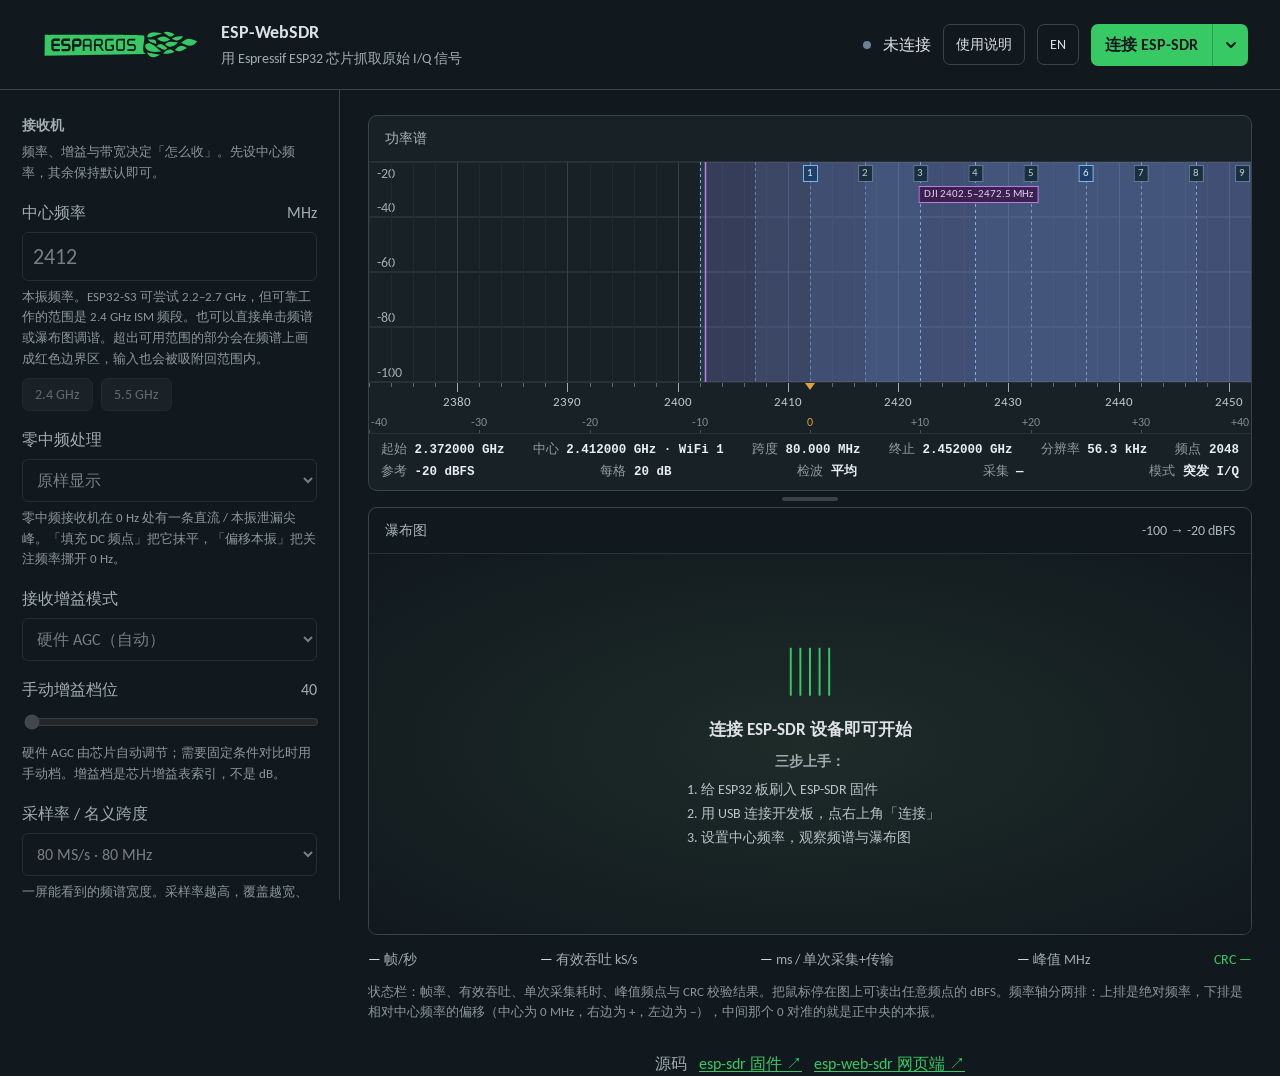
<file: sdr/index.html>
<!doctype html>
<html lang="zh-CN">
<head>
<meta charset="utf-8">
<meta name="viewport" content="width=device-width,initial-scale=1">
<title data-i18n="app.title">ESP-WebSDR · ESP32 频谱查看器</title>
<link rel="icon" type="image/png" sizes="194x194" href="favicon-194x194.png">
<link rel="icon" type="image/png" sizes="32x32" href="favicon-32x32.png">
<link rel="icon" type="image/png" sizes="16x16" href="favicon-16x16.png">
<link rel="stylesheet" href="fonts.css">
<link rel="stylesheet" href="style.css">
<script defer src="i18n.js"></script>
<script defer src="radio.js"></script>
<script defer src="app.js"></script>
<script defer src="ui.js"></script>
</head>
<body>

<header>
  <div class="brand">
    <a href="https://espargos.net/" aria-label="ESPARGOS 官网" data-i18n-aria="brand.home"><img class="brand-logo" src="espargos-logo.svg" alt="ESPARGOS" width="175" height="35"></a>
    <div>
      <h1>ESP-WebSDR</h1>
      <span data-i18n="brand.subtitle">用 Espressif ESP32 芯片抓取原始 I/Q 信号</span>
    </div>
  </div>
  <div class="connection">
    <span id="light"></span>
    <span id="status">未连接</span>
    <div id="chipIdentity" class="chip-identity" hidden>
      <span id="deviceModel" aria-live="polite" aria-describedby="chipStats" tabindex="0" hidden></span>
      <div id="chipStats" role="tooltip" hidden></div>
    </div>
    <span id="baudStatus" hidden></span>
    <button id="guideToggle" class="ghost" type="button" aria-controls="helpPanel" aria-expanded="false" data-i18n="header.guide" data-i18n-title="header.guideTitle" title="显示 / 隐藏使用说明">使用说明</button>
    <button id="langToggle" class="ghost" type="button" data-i18n="header.lang" data-i18n-title="header.langTitle" title="切换为英文界面">EN</button>
    <div class="connect-buttons">
      <button id="connect">连接 ESP-SDR</button>
      <button id="choosePort" type="button" aria-label="连接选项" data-i18n-aria="conn.menuAria" title="连接选项" aria-haspopup="menu" aria-expanded="false" aria-controls="connectMenu"><svg width="12" height="8" viewBox="0 0 12 8" aria-hidden="true"><path d="m2 2 4 4 4-4" fill="none" stroke="currentColor" stroke-width="2" stroke-linecap="round" stroke-linejoin="round"/></svg></button>
      <div id="connectMenu" role="menu" aria-label="连接选项" data-i18n-aria="conn.menuAria" hidden>
        <button id="openRecent" type="button" role="menuitem" data-i18n="conn.last">连接上次使用的设备</button>
        <button id="openOther" type="button" role="menuitem" data-i18n="conn.choose">选择串口…</button>
        <a id="openFlasher" role="menuitem" href="flash.html" target="_blank" rel="noopener noreferrer" data-i18n="conn.flash">刷写固件…</a>
      </div>
    </div>
  </div>
</header>

<!-- 使用说明：由右上角「使用说明」按钮展开，纯静态内容，不参与无线电逻辑 -->
<section id="helpPanel" hidden aria-labelledby="helpTitle">
  <h2 id="helpTitle" data-i18n="help.title">使用说明</h2>
  <div class="help-grid">
    <article>
      <h3 data-i18n="help.what.h">这是什么</h3>
      <p data-i18n="help.what.p">ESP-WebSDR 是一个纯浏览器端的频谱查看器。它通过 WebSerial 直接读串口，把 ESP32 芯片内部那条未公开的原始 I/Q 采样通道变成一台低成本的 2.4 GHz 软件无线电接收机；不经过任何服务器，数据不离开本机。</p>
    </article>
    <article>
      <h3 data-i18n="help.steps.h">三步上手</h3>
      <ol>
        <li data-i18n="help.step1">把开发板用 USB 接到电脑（优先使用板上的原生 USB 口，而不是 CH340/CP2102 那种串口桥）。</li>
        <li data-i18n="help.step2">打开「刷写固件…」，选择与芯片匹配的固件并写入。刷好后拔下设备等 5 秒再插回。</li>
        <li data-i18n="help.step3">回到本页点右上角「连接 ESP-SDR」，然后设置中心频率，频谱与瀑布图就会开始刷新。</li>
      </ol>
    </article>
    <article>
      <h3 data-i18n="help.params.h">参数怎么选</h3>
      <p data-i18n="help.params.p1">只看 2.4 GHz 有没有信号、想快速摸清环境：用「片上频谱」，80 MS/s 覆盖整段 ISM，配合 1024 或 2048 频点。</p>
      <p data-i18n="help.params.p2">想看清某个窄带信号、或需要原始 I/Q 自己做处理：用「I/Q 流」，降低采样率（例如 20 MS/s）能让每帧更长、更连续。</p>
      <p data-i18n="help.params.p3">信号弱：先确认增益（硬件 AGC 或手动调高），再考虑缩小模拟带宽压低底噪，最后才用迹线平均。</p>
    </article>
    <article>
      <h3 data-i18n="help.limits.h">重要限制</h3>
      <ul>
        <li data-i18n="help.limits.1">数据是间断的：串口带宽远小于射频采样率，除个别芯片的连续模式外，两次采集之间会丢信号，因此不适合解调连续数据。</li>
        <li data-i18n="help.limits.2">频段有限：只有 2.4 GHz 附近（ESP32-C5 额外支持 5 GHz），收不到 433 MHz、HF 或卫星信号。</li>
        <li data-i18n="help.limits.3">增益与功率未标定：dBFS 数值是相对值，不能当作绝对功率计量。</li>
        <li data-i18n="help.limits.4">仅接收：项目不提供发射实现。接收本身一般无需许可，但发射或干扰在多数地区违法。</li>
        <li data-i18n="help.limits.5">需要桌面浏览器：WebSerial 只在 Chrome、Edge、Firefox 桌面版可用，并且必须通过 HTTPS 或 localhost 打开。</li>
      </ul>
    </article>
    <article>
      <h3 data-i18n="help.faq.h">常见问题</h3>
      <dl class="faq">
        <dt data-i18n="help.faq.q1">连接失败或一直显示「未连接」？</dt>
        <dd data-i18n="help.faq.a1">确认没有别的程序占用串口（串口监视器、esptool、其他 SDR 软件）；确认已刷入 ESP-SDR 固件；插拔一次让板子复位；必要时按住 BOOT 再插入以进入下载模式重新刷写。</dd>
        <dt data-i18n="help.faq.q2">出现 CRC 错误或采样丢失？</dt>
        <dd data-i18n="help.faq.a2">页面会自动提示。降低采样率、减小 FFT 频点数、换用原生 USB 口、或按提示切换到 1 MBaud 串口速率通常都能改善。</dd>
        <dt data-i18n="help.faq.q3">频谱只有一条中间尖峰、看不到信号？</dt>
        <dd data-i18n="help.faq.a3">那是零中频的直流泄漏，正常现象。点击频谱或瀑布图可以把关注频率移开 0 Hz，也可以在「零中频处理」里选择填充 DC 频点。</dd>
        <dt data-i18n="help.faq.q4">支持哪些芯片？</dt>
        <dd data-i18n="help.faq.a4">ESP32、ESP32-S2、ESP32-S3、ESP32-C2/C3/C5/C6/C61、ESP32-H2、ESP32-S31 均可刷入 ESP-SDR；具体可用采样率、带宽与片上频谱能力由固件协商决定。</dd>
        <dt data-i18n="help.faq.q5">中间出现一块 20 MHz 宽的平坦台地？</dt>
        <dd data-i18n="help.faq.a5">那不是信号，是接收通道的模拟滤波器通带。当「模拟带宽」比「采样率 / 名义跨度」窄时，两侧会被接收机自己削掉，只剩中间这一条。判据：改中心频率它跟着走、改模拟带宽它的边缘跟着动，就是滤波器；勾选「全开」即可看到整个跨度。</dd>
        <dt data-i18n="help.faq.q6">怎么看信号占的是哪个 WiFi 信道？</dt>
        <dd data-i18n="help.faq.a6">打开「显示 2.4G WiFi 信道」，频谱上会按 20 MHz 画出信道 1–14 并标号，1/6/11 高亮（唯一互不重叠的组合）。信号压在哪条色带里就是哪个信道；鼠标悬停与「中心」读数也会直接报出信道号。</dd>
      </dl>
    </article>
    <article>
      <h3 data-i18n="help.about.h">关于本页</h3>
      <p data-i18n="help.about.p">本页是上游项目 esp-web-sdr 的中文增强版：补上了中文界面、每个控件的说明和这份指南，无线电协议与信号处理逻辑未做改动。上游项目由 ESPARGOS 团队以 GPL-3.0-or-later 发布。</p>
    </article>
  </div>
</section>

<main>
<aside>
  <div class="eyebrow" data-i18n="aside.receiver">接收机</div>
  <p class="desc" data-i18n="desc.receiver">频率、增益与带宽决定「怎么收」。先设中心频率，其余保持默认即可。</p>

  <label><span class="lbl" data-i18n="freq.label">中心频率</span> <span data-i18n="freq.unit">MHz</span><input id="frequency" type="number" min="100" max="6000" step="1" value="2412"></label>
  <p class="desc" data-i18n="desc.freq">本振频率。ESP32-S3 可尝试 2.2–2.7 GHz，但可靠工作的范围是 2.4 GHz ISM 频段。也可以直接单击频谱或瀑布图调谐。</p>
  <p id="freqNote" class="note warn" hidden></p>
  <div class="presets">
    <button data-freq="2412" data-i18n="freq.preset24">2.4 GHz</button>
    <button data-freq="5500" data-i18n="freq.preset55">5.5 GHz</button>
  </div>

  <label title="ESP32 采用零中频结构，本振就在 0 Hz，频谱中心因此会有一条直流 / 本振泄漏尖峰。" data-i18n-title="dc.hint"><span class="lbl" data-i18n="dc.label">零中频处理</span>
    <select id="dcMode">
      <option value="raw" selected data-i18n="dc.raw">原样显示</option>
      <option value="fill" data-i18n="dc.fill">填充 DC 频点</option>
      <option value="offset" data-i18n="dc.offset">偏移本振（信号离开 0 Hz）</option>
    </select>
  </label>
  <p class="desc" data-i18n="desc.dc">零中频接收机在 0 Hz 处有一条直流 / 本振泄漏尖峰。「填充 DC 频点」把它抹平，「偏移本振」把关注频率挪开 0 Hz。</p>

  <label><span class="lbl" data-i18n="gain.mode">接收增益模式</span>
    <select id="gainMode">
      <option value="HARDWARE" selected data-i18n="gain.agc">硬件 AGC（自动）</option>
      <option value="MANUAL" data-i18n="gain.manual">手动</option>
    </select>
  </label>
  <label><span class="lbl" data-i18n="gain.index">手动增益档位</span> <output id="gainValue">40</output><input id="gain" type="range" min="0" max="0" step="1" value="0" disabled></label>
  <p class="desc" data-i18n="desc.gain">硬件 AGC 由芯片自动调节；需要固定条件对比时用手动档。增益档是芯片增益表索引，不是 dB。</p>
  <p id="gainStatus" class="note"></p>

  <div id="bandwidthControl" hidden>
    <label><span class="lbl" data-i18n="bw.label">模拟带宽</span> <span data-i18n="bw.unit">MHz</span><input id="bandwidth" type="number" min="13" max="54" step="1" value="20" disabled></label>
    <label class="check"><input id="bandwidthOpen" type="checkbox" disabled><span data-i18n="bw.open">全开</span></label>
    <p class="desc" data-i18n="desc.bandwidth">接收通道的模拟滤波器带宽。越窄底噪越低，但会削掉信号边缘。它比「采样率 / 名义跨度」窄的时候，频谱两侧是被接收机自己削掉的，中间那块平坦台地只是滤波器通带、不是信号。</p>
    <p id="bandwidthNote" class="note warn" hidden></p>
  </div>

  <label><span class="lbl" data-i18n="rate.label">采样率 / 名义跨度</span>
    <select id="rate">
      <option value="4000000">4 MS/s · 4 MHz</option>
      <option value="6400000" disabled>6.4 MS/s · 6.4 MHz</option>
      <option value="8000000">8 MS/s · 8 MHz</option>
      <option value="10000000">10 MS/s · 10 MHz</option>
      <option value="10666667" disabled>10.667 MS/s · 10.667 MHz</option>
      <option value="16000000" disabled>16 MS/s · 16 MHz</option>
      <option value="20000000">20 MS/s · 20 MHz</option>
      <option value="32000000" disabled>32 MS/s · 32 MHz</option>
      <option value="40000000">40 MS/s · 40 MHz</option>
      <option value="80000000" selected>80 MS/s · 80 MHz</option>
    </select>
  </label>
  <p class="desc" data-i18n="desc.rate">一屏能看到的频谱宽度。采样率越高，覆盖越宽、单次采集越短，串口压力也越大。80 MS/s 可覆盖整个 2.4 GHz ISM 频段。</p>

  <div class="capture-modes" role="group" aria-labelledby="captureModeLabel">
    <div id="captureModeLabel" class="eyebrow" data-i18n="capture.mode">捕获模式</div>

    <div id="specControls">
      <button id="specMode" class="capture-mode" type="button" aria-pressed="false" aria-controls="specOptions" disabled data-i18n="capture.spec">片上频谱（ESP32 端 FFT）</button>
      <p id="specHint" class="note warn" hidden></p>
      <p class="desc" data-i18n="desc.spec">由 ESP32 自己算好 FFT 再回传：数据量小、刷新快；部分芯片还能连续采集射频。</p>
      <div id="specOptions" class="capture-options" hidden>
        <label><span class="lbl" data-i18n="spec.row">瀑布行时间</span>
          <select id="specRow" disabled>
            <option value="0" selected data-i18n="spec.rowEvery">每帧频谱</option>
            <option value="10" data-i18n="spec.row10">10 ms · 取最大</option>
            <option value="50" data-i18n="spec.row50">50 ms · 取最大</option>
          </select>
        </label>
        <label><span class="lbl" data-i18n="spec.detector">检波方式</span>
          <select id="specDetector" disabled>
            <option value="mean" selected data-i18n="spec.detMean">平均（同突发模式）</option>
            <option value="max" data-i18n="spec.detMax">最大保持（突发、跳变）</option>
          </select>
        </label>
        <p id="specNote" class="note" hidden></p>
        <p class="note"><span data-i18n="spec.credit">片上频谱由</span> <a href="https://www.z2labs.io" target="_blank" rel="noopener noreferrer">https://www.z2labs.io</a></p>
      </div>
    </div>

    <button id="iqMode" class="capture-mode" type="button" aria-pressed="true" aria-controls="iqControls" data-i18n="capture.iq">I/Q 流（电脑端 FFT）</button>
    <p class="desc" data-i18n="desc.iq">把原始 I/Q 采样传到电脑做 FFT：频点数可调、实现透明，但受串口带宽限制，采样是间断的。</p>
    <div id="iqControls" class="capture-options">
      <label id="fftControl"><span class="lbl" data-i18n="fft.bins">FFT 频点数</span>
        <select id="fft">
          <option>256</option>
          <option>512</option>
          <option>1024</option>
          <option selected>2048</option>
          <option>4096</option>
        </select>
      </label>
      <label><span class="lbl" data-i18n="iq.bits">WebSerial I/Q 位深</span>
        <select id="bits">
          <option value="8" data-i18n="bits.8">8 + 8 位（更快）</option>
          <option value="10" data-i18n="bits.10">10 + 10 位（动态更大）</option>
        </select>
      </label>
      <p class="desc" data-i18n="desc.fft">频点数越大，频率分辨率越高（RBW 越细），但每帧需要更多采样，刷新率下降。2048 是通用折中。</p>
      <p class="desc" data-i18n="desc.bits">8+8 位传输更快，适合高采样率；10+10 位量化噪声更低，弱信号更清楚。</p>
    </div>
  </div>

  <div class="divider"></div>
  <div class="eyebrow" data-i18n="display.title">显示</div>

  <label><span class="lbl" data-i18n="display.floor">底噪（Floor）</span> <output id="floorValue">−100 dBFS</output><input id="floor" type="range" min="-140" max="-40" value="-100"></label>
  <label><span class="lbl" data-i18n="display.range">动态范围（Range）</span> <output id="rangeValue">80 dB</output><input id="range" type="range" min="20" max="120" value="80"></label>
  <p class="desc" data-i18n="desc.floorRange">底噪决定瀑布图颜色从哪里开始，动态范围决定颜色覆盖多少 dB。开启「自动缩放」会按当前噪声自动调整。</p>

  <label><span class="lbl" data-i18n="display.average">迹线平均</span>
    <select id="average">
      <option value="0" data-i18n="avg.off">关闭</option>
      <option selected value="0.3" data-i18n="avg.short">短</option>
      <option value="0.65" data-i18n="avg.medium">中</option>
      <option value="0.9" data-i18n="avg.high">强</option>
    </select>
  </label>
  <p class="desc" data-i18n="desc.average">对相邻帧做指数平均，噪声更稳、弱信号更明显，但会掩盖快速变化。</p>

  <label class="check"><input id="hold" type="checkbox"><span data-i18n="display.hold">最大保持</span></label>
  <p class="desc" data-i18n="desc.hold">逐频点保留历史最大值，用来发现间歇性突发（如蓝牙广播）。</p>
  <label class="check"><input id="autoscale" type="checkbox"><span data-i18n="display.autoscale">自动缩放纵轴</span></label>
  <label class="check"><input id="wifiChannels" type="checkbox" checked><span data-i18n="display.wifi">显示 2.4G WiFi 信道</span></label>
  <p class="desc" data-i18n="desc.wifi">在频谱上标出 2.4 GHz WiFi 的 1–14 信道（每个约 20 MHz 宽）。1、6、11 三个互不重叠，图中高亮，最值得关注；信号落在哪条色带里，就说明它占着哪个信道。鼠标停在频谱上还会直接报出信道号。</p>
  <label class="check"><input id="djiBand" type="checkbox" checked><span data-i18n="display.dji">显示 DJI 2.4G 频段</span></label>
  <p class="desc" data-i18n="desc.dji">在频谱上标出 2402.5–2472.5 MHz 这一段——DJI 无人机图传与遥控常用的 2.4 GHz 频段范围。该区间被淡紫色覆盖、两侧画实线边界，区间名标在频谱上方。用来快速判断图传信号有没有落进这个范围；纯显示层，不影响采样与 FFT。</p>
  <label class="check"><input id="waterfallOn" type="checkbox" checked><span data-i18n="display.waterfall">显示瀑布图</span></label>
  <p class="desc" data-i18n="desc.waterfall">瀑布图把频谱随时间的变化叠成一张图，适合找间歇性信号（蓝牙广播、跳频、无人机图传）。它每帧都要逐像素重画，是本页最费 CPU 的一块：只关心实时频谱时把它关掉，功率谱会自动占满整块高度，绘制开销也随之省下。关掉期间不积累历史，重新打开从当前时刻继续。选择会被记住；未连接时它总显示，因为那块地方放的是「三步上手」引导。</p>

  <div class="actions">
    <button id="pause" disabled data-i18n="action.pause">暂停</button>
    <button id="clear" data-i18n="action.clear">清除</button>
  </div>
</aside>

<section class="display">
  <div id="error" role="alert" hidden></div>
  <div id="serialWarning" role="status" aria-live="polite" hidden><span id="serialWarningText"></span> <button id="lowerBaud" type="button">切换到 1 MBaud</button></div>
  <div id="capability" class="note warn" role="status" hidden></div>
  <div id="tuningWarning" role="status" hidden></div>

  <div class="chart">
    <div class="charthead"><span data-i18n="chart.power">功率谱</span><span id="cursor"></span></div>
    <canvas id="spectrum" aria-label="接收功率谱"></canvas>
    <div id="axis" class="axis"><canvas id="axisCanvas" aria-label="频率轴：上排是绝对频率，下排是相对中心频率的偏移（MHz，中心为 0，右正左负）；滚轮缩放，拖动平移，双击回到全跨度"></canvas></div>
    <div id="meas" style="display:flex;flex-wrap:wrap;justify-content:space-between;gap:4px 18px;padding:7px 12px 9px;border-top:1px solid #293135;font:12.5px/1.45 Consolas,ui-monospace,monospace;color:#8f9ca2"></div>
  </div>

  <div id="splitter" title="拖动：调整频谱 / 瀑布图高度 · 双击：恢复默认"></div>

  <div class="chart waterfall" id="waterfallPanel">
    <div class="charthead"><span data-i18n="chart.waterfall">瀑布图 </span><span id="scale">−100 → −20 dBFS</span></div>
    <canvas id="waterfall" aria-label="接收瀑布图历史"></canvas>
    <div id="empty">
      <div class="empty-icon">▥</div>
      <h2 data-i18n="empty.title">连接 ESP-SDR 设备即可开始</h2>
      <p class="empty-steps"><b data-i18n="empty.lead">三步上手：</b></p>
      <ol class="empty-list">
        <li data-i18n="empty.step1">给 ESP32 板刷入 ESP-SDR 固件</li>
        <li data-i18n="empty.step2">用 USB 连接开发板，点右上角「连接」</li>
        <li data-i18n="empty.step3">设置中心频率，观察频谱与瀑布图</li>
      </ol>
    </div>
  </div>

  <footer>
    <div><b id="fps">—</b> <span id="fpsLabel" data-i18n="footer.frames">帧/秒</span></div>
    <div><b id="throughput">—</b> <span id="throughputLabel" data-i18n="footer.ksps">有效吞吐 kS/s</span></div>
    <div><b id="latency">—</b> <span id="latencyLabel" data-i18n="footer.latencyIq">ms / 单次采集+传输</span></div>
    <div><b id="peak">—</b> <span data-i18n="footer.peak">峰值 MHz</span></div>
    <div id="crc">CRC —</div>
    <nav class="source-links" aria-label="GitHub 源码">
      <span data-i18n="footer.source">源码</span>
      <a href="https://github.com/ESPARGOS/esp-sdr" target="_blank" rel="noopener noreferrer" data-i18n="footer.espSdr">esp-sdr 固件 ↗</a>
      <a href="https://github.com/ESPARGOS/esp-web-sdr" target="_blank" rel="noopener noreferrer" data-i18n="footer.espWebSdr">esp-web-sdr 网页端 ↗</a>
    </nav>
  </footer>
  <p class="desc footer-desc" data-i18n="desc.footer">状态栏：帧率、有效吞吐、单次采集耗时、峰值频点与 CRC 校验结果。把鼠标停在图上可读出任意频点的 dBFS。</p>
</section>
</main>

</body>
</html>
</file>
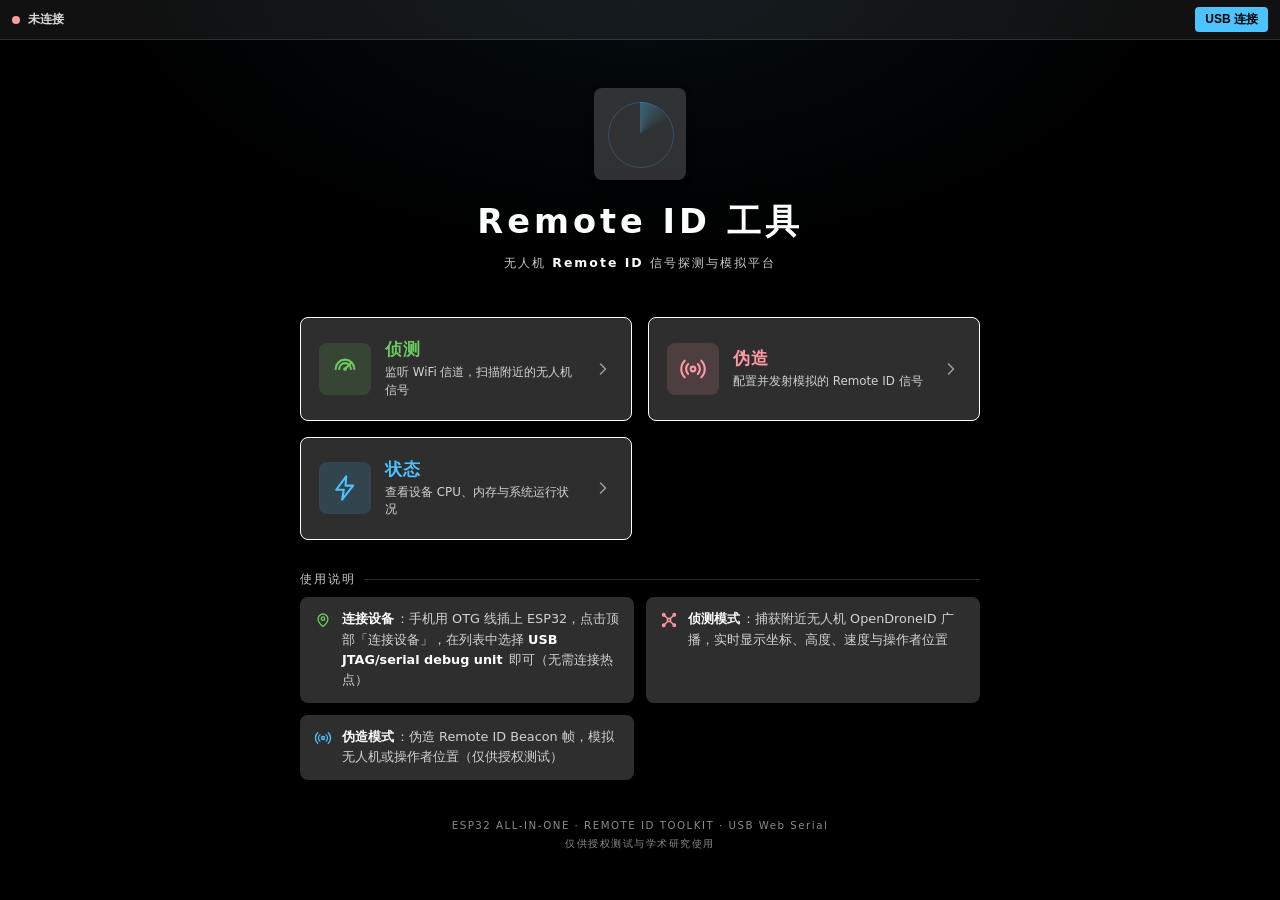
<file: web/index.html>
<!DOCTYPE html>
<html lang="zh-CN">
<head>
<meta charset="UTF-8">
<meta name="viewport" content="width=device-width, initial-scale=1.0, maximum-scale=1.0, user-scalable=no">
<meta name="theme-color" content="#000">
<link rel="icon" type="image/svg+xml" href="data:image/svg+xml,%3Csvg xmlns='http://www.w3.org/2000/svg' viewBox='0 0 24 24' fill='none' stroke='%234CC2FF' stroke-width='2' stroke-linecap='round' stroke-linejoin='round'%3E%3Ccircle cx='12' cy='12' r='2.2'/%3E%3Cpath d='M12 9.8 7.2 5M12 14.2l-4.8 4.8M12 14.2l4.8 4.8M12 9.8l4.8-4.8'/%3E%3Ccircle cx='5.5' cy='5.5' r='1.6'/%3E%3Ccircle cx='18.5' cy='5.5' r='1.6'/%3E%3Ccircle cx='5.5' cy='18.5' r='1.6'/%3E%3Ccircle cx='18.5' cy='18.5' r='1.6'/%3E%3C/svg%3E">
<title>Remote ID 工具</title>
<style>
:root{--bg:#000;--layer:rgba(255,255,255,.18);--line:rgba(255,255,255,.15);--tx:#fff;--sub:rgba(255,255,255,.79);--faint:rgba(255,255,255,.54);--green:#6CCB5F;--red:#FF99A4;--accent:#4CC2FF;--shadow:0 2px 8px rgba(0,0,0,.3)}
*{margin:0;padding:0;box-sizing:border-box}
html{overflow-x:hidden;-webkit-text-size-adjust:100%;background:#000}
body{font-family:'Segoe UI Variable','Segoe UI','Microsoft YaHei UI','PingFang SC','Microsoft YaHei',system-ui,-apple-system,sans-serif;background:#000;color:#fff;min-height:100vh;-webkit-text-size-adjust:100%;overflow-x:hidden;-webkit-tap-highlight-color:transparent}
body::before{content:'';position:fixed;inset:0;z-index:0;pointer-events:none;background:radial-gradient(900px 500px at 50% -5%,rgba(76,194,255,.07),transparent 60%);animation:bgPulse 6s ease-in-out infinite}
@keyframes bgPulse{0%,100%{opacity:.55}50%{opacity:1}}
select option{background:#000;color:#fff}
svg.i{fill:none;stroke:currentColor;stroke-width:1.8;stroke-linecap:round;stroke-linejoin:round}
svg.i .fd{fill:currentColor;stroke:none}
/* nav removed — sub-pages use back button, home uses cards */
.page{display:none}
.page.on{display:block;opacity:1;animation:fadeIn .2s ease}
#p-home.page.on{display:flex}
@keyframes fadeIn{from{opacity:0}to{opacity:1}}
.hd{background:#000;padding:14px 16px;display:flex;align-items:center;justify-content:flex-start;gap:10px;border-bottom:1px solid rgba(255,255,255,.07)}
.hd .badge{margin-left:auto}
.hd h1{font-size:18px;font-weight:600;display:flex;align-items:center;gap:8px;min-width:0;white-space:nowrap;overflow:hidden}
.badge{background:rgba(108,203,95,.15);color:#6CCB5F;padding:6px 12px;border-radius:4px;font-size:12px;flex-shrink:0}
.badge::before{content:'● ';animation:bk 1s infinite}
.badge.off{background:rgba(233,69,96,.15);color:#ff8a93}
@keyframes bk{50%{opacity:.3}}
.stats{display:flex;gap:10px;padding:14px 16px;overflow-x:auto;-webkit-overflow-scrolling:touch}
.st{flex:0 0 auto;min-width:100px;background:rgba(255,255,255,.18);border-radius:8px;padding:14px 16px;text-align:center;box-shadow:0 2px 8px rgba(0,0,0,.3);transition:transform .15s ease}
.st .ic{margin-bottom:4px;display:flex;justify-content:center}.st .ic svg{width:22px;height:22px}
.st .v{font-size:26px;font-weight:600;color:#fff;white-space:nowrap}
.st .l{font-size:11px;color:rgba(255,255,255,.54);margin-top:2px}
@keyframes pop{50%{transform:scale(1.18)}}
.st:nth-child(1){animation:flUp .4s cubic-bezier(0,0,0,1) backwards}
.st:nth-child(2){animation:flUp .4s cubic-bezier(0,0,0,1) .06s backwards}
.st:nth-child(3){animation:flUp .4s cubic-bezier(0,0,0,1) .12s backwards}
.st:nth-child(4){animation:flUp .4s cubic-bezier(0,0,0,1) .18s backwards}
@keyframes flUp{from{opacity:0;transform:translateY(8px)}to{opacity:1;transform:none}}
@keyframes spin{to{transform:rotate(360deg)}}
@keyframes blip{0%{opacity:0;transform:scale(.3)}18%{opacity:1;transform:scale(1)}70%{opacity:.85}100%{opacity:0;transform:scale(1.8)}}
@keyframes fadeIn{from{opacity:0}to{opacity:1}}
@media(max-width:899px){
.stats{display:flex;gap:6px;padding:10px 8px 4px;overflow-x:hidden}
.st{flex:1 1 0;min-width:0;padding:10px 2px}
.st .ic{margin-bottom:2px}.st .ic svg{width:18px;height:18px}
.st .v{font-size:18px;line-height:22px;white-space:nowrap;overflow:hidden;text-overflow:ellipsis}
.st .l{font-size:10px;margin-top:1px}
#p-scan .st.t .v{font-size:13px;line-height:22px}
#p-scan .item-sub{white-space:normal;line-height:1.45}
}
@media(min-width:900px){
.stats{flex-wrap:wrap;padding:14px 24px;justify-content:center}
.st{flex:1 1 200px;max-width:240px}
.hd{padding:14px 24px}
.hd h1{font-size:20px}
}
@media(hover:hover){.st:hover{transform:translateY(-2px)}}
@media(prefers-reduced-motion:reduce){*{animation-duration:.01ms!important;animation-iteration-count:1!important;transition-duration:.01ms!important}}
#p-home{padding:32px 20px calc(24px + env(safe-area-inset-bottom));flex-direction:column;align-items:center}
#p-home .logo{width:84px;height:84px;border-radius:8px;display:flex;align-items:center;justify-content:center;background:var(--layer);box-shadow:var(--shadow);animation:fp 3.2s ease-in-out infinite;position:relative;overflow:hidden}
@keyframes fp{50%{box-shadow:0 8px 32px rgba(76,194,255,.25)}}
#p-home .logo svg{width:46px;height:46px;fill:none;stroke-width:1.8;stroke-linecap:round;stroke-linejoin:round;position:relative;z-index:1}
#p-home .logo svg path:nth-of-type(1){stroke-dasharray:18;stroke-dashoffset:18;animation:draw1 6s cubic-bezier(.6,0,.3,1) .25s infinite}
#p-home .logo svg path:nth-of-type(2){stroke-dasharray:66;stroke-dashoffset:66;animation:draw2 6s cubic-bezier(.6,0,.3,1) .25s infinite}
@keyframes draw1{0%,11.7%{stroke-dashoffset:18}16.7%,78.3%{stroke-dashoffset:0}83.3%,100%{stroke-dashoffset:18}}
@keyframes draw2{0%,16.7%{stroke-dashoffset:66}30%,65%{stroke-dashoffset:0}78.3%,100%{stroke-dashoffset:66}}
#p-home .radar{position:absolute;inset:0;pointer-events:none;animation:radarFade 6s ease-in-out .25s infinite}
@keyframes radarFade{0%,11.7%{opacity:1;transform:scale(1)}15%,95%{opacity:0;transform:scale(.7)}97%{opacity:1;transform:scale(1.08)}100%{opacity:1;transform:scale(1)}}
#p-home .radar::before{content:'';position:absolute;left:50%;top:50%;width:64px;height:64px;margin:-32px;border-radius:50%;border:1px solid rgba(76,194,255,.22);animation:rp 3.2s ease-in-out infinite}
@keyframes rp{0%,100%{transform:scale(.72);opacity:.35}50%{transform:scale(1);opacity:.9}}
#p-home .radar::after{content:'';position:absolute;left:50%;top:50%;width:64px;height:64px;margin:-32px;border-radius:50%;background:conic-gradient(from 0deg,rgba(76,194,255,.32),transparent 65deg);animation:spin 3.2s linear infinite}
#p-home .radar b{position:absolute;left:50%;top:50%;width:4px;height:4px;margin:-2px;border-radius:50%;background:#4CC2FF;box-shadow:0 0 6px rgba(76,194,255,.9);opacity:0;animation:blip 3.2s ease-out infinite}
#p-home .radar b:nth-child(1){margin-left:-26px;margin-top:-16px}
#p-home .radar b:nth-child(2){margin-left:18px;margin-top:-26px;animation-delay:1s}
#p-home .radar b:nth-child(3){margin-left:26px;margin-top:14px;animation-delay:2s}
#p-home .title{margin-top:20px;font-size:1.9rem;font-weight:600;letter-spacing:4px;color:#fff;animation:flUp .45s cubic-bezier(0,0,0,1) backwards,titleGlow 2.8s ease-in-out .5s infinite}
@keyframes titleGlow{0%,100%{text-shadow:0 0 0 rgba(76,194,255,0)}50%{text-shadow:0 0 22px rgba(76,194,255,.35)}}
#p-home .sub{margin-top:8px;font-size:.78rem;color:var(--sub);letter-spacing:2px;text-align:center;line-height:1.6}
#p-home .sub b{color:#fff;font-weight:600}
#p-home .cards{width:100%;max-width:420px;margin-top:36px;display:flex;flex-direction:column;gap:14px}
#p-home .card{display:flex;align-items:center;gap:14px;text-decoration:none;background:var(--layer);border:1px solid #fff;border-radius:8px;padding:18px 16px;box-shadow:var(--shadow);transition:transform .18s ease,border-color .18s ease,box-shadow .18s ease;cursor:pointer;color:inherit;font-family:inherit;text-align:left;animation:flUp .45s cubic-bezier(0,0,0,1) backwards;width:100%}
#p-home .card:active{transform:scale(.97)}
#p-home .card:nth-child(2){animation-delay:.08s}
#p-home .card .ci{width:52px;height:52px;flex-shrink:0;border-radius:8px;display:flex;align-items:center;justify-content:center;transition:transform .3s ease}
#p-home .card .ci svg{width:28px;height:28px;animation:ciFloat 4s ease-in-out infinite}
#p-home .card:nth-child(2) .ci svg{animation-delay:1.2s}
@keyframes ciFloat{0%,100%{transform:translateY(0)}50%{transform:translateY(-3px)}}
#p-home .card .t{font-size:1.05rem;font-weight:600;letter-spacing:1px}
#p-home .card .d{font-size:.74rem;color:var(--sub);margin-top:3px;line-height:1.5}
#p-home .card .ar{margin-left:auto;color:var(--faint);flex-shrink:0;display:flex;transition:transform .2s cubic-bezier(0,0,0,1)}
#p-home .card .ar svg{width:20px;height:20px}
#p-home .card-scan .ci{background:rgba(108,203,95,.15);color:var(--green)}
#p-home .card-scan .t{color:var(--green)}
#p-home .card-spoof .ci{background:rgba(255,153,164,.15);color:var(--red)}
#p-home .card-spoof .t{color:var(--red)}
#p-home .card-status .ci{background:rgba(76,194,255,.15);color:var(--accent)}
#p-home .card-status .t{color:var(--accent)}
#p-home .hint{width:100%;max-width:420px;margin-top:32px;animation:flUp .45s cubic-bezier(0,0,0,1) .2s backwards}
#p-home .ht{font-size:.72rem;color:var(--sub);letter-spacing:2px;text-transform:uppercase;margin-bottom:10px;display:flex;align-items:center;gap:8px}
#p-home .ht::after{content:'';flex:1;height:1px;background:var(--line)}
#p-home .rows{display:flex;flex-direction:column;gap:10px}
#p-home .row{display:flex;gap:10px;align-items:flex-start;background:var(--layer);border-radius:8px;padding:12px 14px;font-size:.8rem;color:var(--sub);line-height:1.6}
#p-home .row .ri{flex-shrink:0;margin-top:2px;display:flex;align-items:center;justify-content:center}
#p-home .row .ri svg{width:18px;height:18px}
#p-home .row:nth-child(1) .ri{color:var(--green)}
#p-home .row:nth-child(2) .ri{color:var(--red)}
#p-home .row:nth-child(3) .ri{color:var(--accent)}
#p-home .row strong{color:#fff;font-weight:600;margin-right:2px}
#p-home .foot{margin-top:auto;padding-top:36px;color:var(--faint);font-size:.64rem;letter-spacing:1.5px;text-align:center;line-height:1.8}
@media(min-width:900px){
#p-home{padding:48px 32px calc(32px + env(safe-area-inset-bottom))}
#p-home .logo{width:92px;height:92px}
#p-home .logo svg{width:50px;height:50px}
#p-home .title{font-size:2.1rem}
#p-home .cards{max-width:680px;display:grid;grid-template-columns:1fr 1fr;gap:16px;margin-top:44px}
#p-home .hint{max-width:680px}
#p-home .rows{display:grid;grid-template-columns:1fr 1fr;gap:12px}
#p-home .card{padding:20px 18px}
}
@media(hover:hover){#p-home .card:hover{transform:translateY(-3px);border-color:rgba(76,194,255,.55);box-shadow:0 8px 24px rgba(0,0,0,.45)}#p-home .card:hover .ar{transform:translateX(4px)}#p-home .card:hover .ci{transform:translateY(-2px) scale(1.07)}}
#p-scan .ctrls{padding:0 16px 10px;display:flex;gap:8px;overflow-x:auto;-webkit-overflow-scrolling:touch;scrollbar-width:none}
#p-scan .ctrls::-webkit-scrollbar{display:none}
#p-scan .btn{display:inline-flex;align-items:center;justify-content:center;gap:6px;background:#4CC2FF;color:#000;border:none;border-bottom:2px solid rgba(0,0,0,.4);padding:10px 18px;border-radius:4px;cursor:pointer;font-size:13px;font-weight:500;flex-shrink:0;transition:filter .15s ease,transform .12s ease;font-family:inherit}
#p-scan .btn svg{width:15px;height:15px}
#p-scan .btn2{display:inline-flex;align-items:center;justify-content:center;gap:6px;background:rgba(255,255,255,.18);color:rgba(255,255,255,.79);transition:background .15s ease}
#p-scan .btn:active{opacity:.8;transform:scale(.97)}
#p-scan .btn:hover{filter:brightness(1.1)}
#p-scan .btn2:hover{background:rgba(255,255,255,.28)}
#p-scan .list{padding:6px 16px 80px}
#p-scan .item{background:rgba(255,255,255,.18);border-radius:8px;margin-bottom:10px;overflow:hidden;box-shadow:0 2px 8px rgba(0,0,0,.3);transition:border-color .3s,transform .15s ease}
#p-scan .item-head{padding:12px 14px;display:flex;align-items:center;gap:10px;cursor:pointer;-webkit-tap-highlight-color:transparent;user-select:none}
#p-scan .item-icon{flex-shrink:0;display:flex}#p-scan .item-icon svg{width:28px;height:28px}
#p-scan .item-info{flex:1;min-width:0;overflow:hidden}
#p-scan .item-name{min-width:0;font-size:15px;font-weight:600;color:#fff;white-space:nowrap;overflow:hidden;text-overflow:ellipsis}
#p-scan .item-name-row{display:flex;align-items:center;gap:8px;min-width:0}
#p-scan .item-name.unknown{color:#FCE100}
#p-scan .item-sub{font-size:11px;color:rgba(255,255,255,.54);margin-top:2px;white-space:nowrap;overflow:hidden;text-overflow:ellipsis}
#p-scan .item-right{flex-shrink:0;display:flex;flex-direction:column;align-items:flex-end;gap:4px}
#p-scan .item-rssi{font-size:11px;color:rgba(255,255,255,.54);white-space:nowrap}
#p-scan .sbar{width:80px;flex-shrink:0;height:4px;background:rgba(255,255,255,.12);border-radius:2px;overflow:hidden}
#p-scan .sfill{display:block;height:100%;border-radius:2px;transition:width .35s ease}
#p-scan .cat-tag{flex-shrink:0;font-size:10px;padding:2px 8px;border-radius:4px;white-space:nowrap}
#p-scan .cat-tag.c0{background:rgba(108,203,95,.15);color:#6CCB5F}
#p-scan .cat-tag.c1{background:rgba(76,194,255,.15);color:#4CC2FF}
#p-scan .cat-tag.c2{background:rgba(197,138,249,.15);color:#C58AF9}
#p-scan .cat-tag.c3{background:rgba(252,225,0,.15);color:#FCE100}
#p-scan .cat-tag.c4{background:rgba(255,159,67,.15);color:#FF9F43}
#p-scan .arrow{color:rgba(255,255,255,.36);display:flex;transition:transform .3s;flex-shrink:0}
#p-scan .arrow svg{width:14px;height:14px}
#p-scan .item.exp .arrow{transform:rotate(90deg)}
#p-scan .detail{display:none;border-top:1px solid rgba(255,255,255,.06);padding:12px 14px;background:rgba(0,0,0,.25);overflow:hidden}
#p-scan .item.exp .detail{display:block;max-height:none}
#p-scan .dg{display:grid;grid-template-columns:1fr 1fr;gap:8px;min-height:0}
#p-scan .morebtn{grid-column:1/-1;display:flex;align-items:center;justify-content:center;gap:4px;margin-top:4px;padding:6px 0;color:rgba(255,255,255,.54);font-size:12px;cursor:pointer;border-top:1px solid rgba(255,255,255,.06);-webkit-tap-highlight-color:transparent;user-select:none}
#p-scan .morebtn svg{width:13px;height:13px;transition:transform .2s}
#p-scan .morebtn.on svg{transform:rotate(90deg)}
#p-scan .more{display:none;grid-column:1/-1;border-top:1px solid rgba(255,255,255,.06);padding-top:8px;overflow:hidden}
#p-scan .grp{grid-column:1/-1;display:flex;align-items:center;gap:8px;margin:10px 0 2px;color:rgba(255,255,255,.38);font-size:10px;letter-spacing:2px;user-select:none}
#p-scan .grp::after{content:'';flex:1;height:1px;background:rgba(255,255,255,.08)}
#p-scan .di{background:rgba(255,255,255,.04);padding:8px 10px;border-radius:4px;overflow:hidden}
#p-scan .di .lb{font-size:10px;color:rgba(255,255,255,.54);margin-bottom:2px;display:flex;align-items:center;gap:4px}
#p-scan .di .lb svg{width:11px;height:11px;flex-shrink:0}
#p-scan .di a{color:#4CC2FF;text-decoration:none;font-size:12px}#p-scan .di a:active{opacity:.7}
#p-scan .di .vl{font-size:12px;color:rgba(255,255,255,.79);font-weight:500;overflow:hidden;text-overflow:ellipsis;white-space:nowrap}
#p-scan .di.fw{grid-column:span 2}
#p-scan .di.hw{grid-column:span 2}
#p-scan .di.sn .vl{white-space:normal;word-break:break-all;font-size:11px}
#p-scan .empty{text-align:center;padding:60px 20px;color:rgba(255,255,255,.36);grid-column:1/-1}
#p-scan .empty .radar{position:relative;width:104px;height:104px;margin:0 auto 18px;border-radius:50%;border:1px solid rgba(76,194,255,.2);background:radial-gradient(circle,rgba(76,194,255,.05),transparent 62%)}
#p-scan .empty .radar::before{content:'';position:absolute;inset:16px;border-radius:50%;border:1px solid rgba(76,194,255,.16)}
#p-scan .empty .radar::after{content:'';position:absolute;inset:34px;border-radius:50%;border:1px solid rgba(76,194,255,.12)}
#p-scan .empty .radar .sweep{position:absolute;inset:0;border-radius:50%;background:conic-gradient(from 0deg,rgba(76,194,255,.3),transparent 65deg);animation:spin 2.6s linear infinite}
#p-scan .empty .radar b{position:absolute;width:5px;height:5px;margin:-2.5px;border-radius:50%;background:#4CC2FF;box-shadow:0 0 8px rgba(76,194,255,.9);opacity:0;animation:blip 2.6s ease-out infinite}
#p-scan .empty .radar .b1{left:36%;top:30%;animation-delay:.5s}
#p-scan .empty .radar .b2{left:62%;top:54%;animation-delay:1.4s}
#p-scan .empty .radar .b3{left:44%;top:70%;animation-delay:2.1s}
#p-scan .empty h3{font-size:16px;color:rgba(255,255,255,.54);margin-bottom:8px}
#p-scan .empty p{font-size:13px;color:rgba(255,255,255,.36)}
#p-scan .dots{display:inline-flex;gap:3px;margin-left:2px;vertical-align:2px}
#p-scan .dots i{width:4px;height:4px;border-radius:50%;background:currentColor;animation:dotB 1.2s ease-in-out infinite}
#p-scan .dots i:nth-child(2){animation-delay:.18s}
#p-scan .dots i:nth-child(3){animation-delay:.36s}
@keyframes dotB{0%,60%,100%{opacity:.25;transform:translateY(0)}30%{opacity:1;transform:translateY(-3px)}}
#p-scan .lu{text-align:center;padding:8px;color:rgba(255,255,255,.36);font-size:11px}
#p-scan .st.d .ic{color:#FF99A4}#p-scan .st.p .ic{color:#4CC2FF}#p-scan .st.t .ic{color:#6CCB5F}
#p-scan .st.d .v{color:#FF99A4}#p-scan .st.p .v{color:#4CC2FF}#p-scan .st.t .v{color:#6CCB5F}
#p-scan .st .v.pop{animation:pop .34s ease}
#p-scan .item.new{animation:newIn .5s cubic-bezier(.2,.9,.3,1)}
@keyframes newIn{from{opacity:0;transform:translateY(12px) scale(.985)}to{opacity:1;transform:none}}
#p-scan .item.anim .detail{display:block;max-height:0;border-top-width:0;transition:max-height .45s ease-out}
#p-scan .item.closing .detail{display:block;max-height:0;border-top-width:0;transition:max-height .45s ease-out}
#p-scan .more.anim{display:block;max-height:0;transition:max-height .45s ease-out}
#p-scan .more.closing{display:block;max-height:0;transition:max-height .45s ease-out}
@media(min-width:900px){
#p-scan .ctrls{max-width:1200px;margin:0 auto;padding-left:24px;padding-right:24px}
#p-scan .list{max-width:1200px;margin:0 auto;padding:6px 24px 80px;display:grid;grid-template-columns:1fr 1fr;gap:10px;align-items:start}
#wrap{max-width:1200px;margin:0 auto}
#p-scan .item{margin-bottom:0;display:flex;flex-direction:column}
#p-scan .dg{grid-template-columns:repeat(4,1fr)}
#p-scan .di.fw{grid-column:span 4}
#p-scan .di.hw{grid-column:span 2}
#p-scan .empty .radar{width:112px;height:112px}
}
@media(hover:hover){#p-scan .item:hover{transform:translateY(-1px);background:rgba(255,255,255,.24)}}
#mapbtn.on{background:rgba(76,194,255,.22);color:#4CC2FF}
#mapbox{display:none;position:relative;margin:0 16px 6px;height:min(66vh,600px);border:1px solid rgba(255,255,255,.16);border-radius:8px;overflow:hidden;background:#07070c}
#mapbox.on{display:block;transform-origin:top center;animation:mpExpand .38s cubic-bezier(.22,.9,.36,1)}
@keyframes mpExpand{from{opacity:0;transform:scaleY(.9)}to{opacity:1;transform:scaleY(1)}}
#mapbox.closing{transform-origin:top center;animation:mpCollapse .28s ease forwards;pointer-events:none}
@keyframes mpCollapse{to{opacity:0;transform:scaleY(.9)}}
#mapel{position:absolute;inset:0}
#mplegend{background:rgba(7,7,12,.82);border:1px solid rgba(255,255,255,.14);border-radius:8px;padding:7px 10px;font-size:11px;line-height:1.9;color:rgba(255,255,255,.79);-webkit-backdrop-filter:blur(4px);backdrop-filter:blur(4px)}
#mplegend b{display:flex;align-items:center;color:#fff;font-size:10px;letter-spacing:2px;margin:-2px -4px 4px;padding:3px 4px;border-radius:4px;cursor:pointer;user-select:none;-webkit-user-select:none;-webkit-tap-highlight-color:transparent}
#mplegend b:hover{background:rgba(255,255,255,.08)}
#mplegend .lg-arw{margin-left:auto;font-size:9px;color:rgba(255,255,255,.55);transition:transform .2s}
#mplegend.min .lg-arw{transform:rotate(-90deg)}
#mplegend.min #mplg{display:none}
#mplegend div{display:flex;align-items:center}
#mplegend i{display:inline-block;width:9px;height:9px;margin-right:6px;flex-shrink:0;border-radius:50%}
#mpctl{position:absolute;left:8px;bottom:8px;z-index:1000;display:flex;flex-direction:column;align-items:flex-start;gap:6px}
.mp-locbtn{position:absolute;right:8px;bottom:8px;z-index:1000;width:36px;height:36px;display:flex;align-items:center;justify-content:center;background:rgba(255,255,255,.15);color:#fff;border:1px solid rgba(255,255,255,.4);border-radius:6px;cursor:pointer;-webkit-backdrop-filter:blur(4px);backdrop-filter:blur(4px);padding:0}
.mp-locbtn svg{width:20px;height:20px}
.mp-locbtn.on{color:#0D47A1;border-color:#0D47A1;background:rgba(255,255,255,.88)}
.mp-locbtn.wait{opacity:.65}
#mpresize{display:none;position:absolute;left:0;right:0;bottom:-6px;height:10px;z-index:1001;cursor:ns-resize;background:repeating-linear-gradient(180deg,rgba(255,255,255,.25) 0 2px,transparent 2px 6px);border-radius:0 0 8px 8px;touch-action:none;-webkit-tap-highlight-color:transparent}
@media(min-width:900px){#mpresize{display:block}#mpresize:hover{background-color:rgba(76,194,255,.35)}#mpresize.active{background-color:rgba(76,194,255,.6)}}
.mp-fsbtn{position:absolute;right:8px;bottom:52px;z-index:1000;width:36px;height:36px;display:flex;align-items:center;justify-content:center;background:rgba(255,255,255,.15);color:#fff;border:1px solid rgba(255,255,255,.4);border-radius:6px;cursor:pointer;-webkit-backdrop-filter:blur(4px);backdrop-filter:blur(4px);padding:0;font-family:inherit}
.mp-fsbtn svg{width:20px;height:20px}
.mp-fsbtn:active{transform:scale(.94)}
#mapbox:fullscreen{height:auto!important;margin:0;border:none;border-radius:0}
#mapbox:fullscreen #mpresize,#mapbox.fs-fixed #mpresize{display:none!important}
#mapbox.fs-fixed{position:fixed;left:0;right:0;top:0;bottom:0;height:auto;margin:0;border:none;border-radius:0;z-index:9999;animation:none}
#tilehint{display:none;position:absolute;left:50%;transform:translateX(-50%);top:8px;z-index:1002;background:rgba(7,7,12,.88);border:1px solid rgba(252,225,0,.45);color:#FCE100;border-radius:6px;padding:5px 12px;font-size:11px;line-height:1.5;pointer-events:none;max-width:86%;text-align:center}
.mp-fitbtn{display:block;margin:6px 0 0;padding:6px 10px;font-size:12px;line-height:1.4;color:#fff;background:#15151c;border:1px solid rgba(255,255,255,.25);border-radius:4px;cursor:pointer;font-family:inherit;text-align:center}
.mp-fitbtn:hover{background:#1e1e29}
.mp-fitbtn:active{transform:scale(.97)}
#mpsc .leaflet-control-scale{margin:0}
#mpsc .leaflet-control-scale-line{background:rgba(7,7,12,.82);border:1px solid rgba(255,255,255,.3);border-top:none;color:rgba(255,255,255,.79);font-size:10px;line-height:1.4;padding:1px 5px}
#mplegend{position:relative;background:rgba(7,7,12,.82);border:1px solid rgba(255,255,255,.14);border-radius:8px;padding:7px 10px;font-size:11px;line-height:1.9;color:rgba(255,255,255,.79);-webkit-backdrop-filter:blur(4px);backdrop-filter:blur(4px)}
.leaflet-container{background:#07070c;font-family:inherit}
.leaflet-control-attribution{background:rgba(7,7,12,.72)!important;color:rgba(255,255,255,.45)!important;font-size:9px!important}
.leaflet-control-attribution a{color:#4CC2FF!important}
.leaflet-popup-content-wrapper{background:rgba(12,12,18,.96);color:#fff;border:1px solid rgba(255,255,255,.18);border-radius:8px;box-shadow:0 6px 20px rgba(0,0,0,.55)}
.leaflet-popup-content{font-size:12px;line-height:1.65;margin:10px 13px}
.leaflet-popup-tip{background:rgba(12,12,18,.96)}
.leaflet-bar a,.leaflet-bar a:hover{background:#15151c!important;color:#fff!important;border-bottom-color:rgba(255,255,255,.18)!important}
.leaflet-control-layers{border:1px solid rgba(255,255,255,.2)!important;border-radius:8px!important;overflow:hidden}
.leaflet-control-layers-toggle{background-color:#15151c}
.dwrap{position:relative;width:12px;height:12px}
.dwrap.ping::before{content:'';position:absolute;left:50%;top:50%;width:12px;height:12px;margin:-6px;border-radius:50%;border:2px solid #4CC2FF;animation:pingRing 1.8s ease-out 3}
@keyframes pingRing{0%{transform:scale(.6);opacity:.9}100%{transform:scale(3.4);opacity:0}}
.leaflet-popup-content-wrapper{transform-origin:50% 100%;animation:popIn .28s cubic-bezier(.34,1.56,.64,1)}
@keyframes popIn{from{opacity:0;transform:translateY(10px) scale(.7)}to{opacity:1;transform:none}}
.leaflet-tooltip{animation:fadeIn .22s ease}
.osm-dark{filter:invert(1) hue-rotate(180deg) brightness(.92) contrast(.88) saturate(.75)}
.lbl-halo{filter:drop-shadow(0 0 1px #000) drop-shadow(0 0 2px rgba(0,0,0,.9))}
@media(max-width:899px){#mapbox{margin:0 8px 4px;height:58vh}#p-scan .ctrls{gap:6px;padding:0 10px 8px}}
@media(min-width:900px){#mapbox{height:min(52vh,540px)}}
#wrap{position:relative}
#ovl{display:none;position:absolute;top:0;left:0;right:0;bottom:0;background:rgba(0,0,0,.82);border-radius:8px;text-align:center;padding:24px;z-index:5;pointer-events:none}
#ovl.on{display:flex;flex-direction:column;align-items:center;justify-content:center;gap:6px}
#ovl svg{width:42px;height:42px;color:#FF99A4;animation:ovlPulse 1.6s ease-in-out infinite}
@keyframes ovlPulse{50%{opacity:.5}}
#ovt1{font-size:17px;font-weight:600;color:#fff}
#ovt2{font-size:12px;color:rgba(255,255,255,.6);line-height:1.6;max-width:280px}
#fullwarn{animation:fadeIn .3s ease-out}
#calovl{animation:fadeIn .25s ease-out}
#calovl>div{animation:calPop .3s cubic-bezier(.2,.9,.3,1)}
#calovl.closing{animation:calOut .18s ease forwards}
#calovl.closing>div{animation:calPopOut .18s ease forwards}
@keyframes calPop{from{opacity:0;transform:translateY(14px) scale(.96)}to{opacity:1;transform:none}}
@keyframes calOut{to{opacity:0}}
@keyframes calPopOut{to{opacity:0;transform:translateY(8px) scale(.97)}}
#p-status .wrap{max-width:760px;margin:0 auto;padding:0 16px 40px}
#p-status .sec{margin-top:18px}
#p-status .st2{font-size:12px;color:rgba(255,255,255,.45);letter-spacing:2px;margin-bottom:10px;display:flex;align-items:center;gap:8px;user-select:none}
#p-status .st2::after{content:'';flex:1;height:1px;background:rgba(255,255,255,.08)}
#p-status .bars{display:flex;flex-direction:column;gap:14px;background:rgba(255,255,255,.06);border-radius:8px;padding:16px}
#p-status .bar-row .bt{display:flex;justify-content:space-between;font-size:12px;margin-bottom:6px;color:rgba(255,255,255,.79)}
#p-status .bar-row .bt b{color:#fff;font-weight:600}
#p-status .sbar{height:6px;background:rgba(255,255,255,.12);border-radius:3px;overflow:hidden}
#p-status .sfill{display:block;height:100%;border-radius:3px;transition:width .5s ease}
#p-status .rows{display:flex;flex-direction:column;gap:8px}
#p-status .row{display:flex;justify-content:space-between;align-items:center;gap:12px;background:rgba(255,255,255,.06);border-radius:8px;padding:12px 14px;font-size:13px}
#p-status .row .k{color:rgba(255,255,255,.54);display:flex;align-items:center;gap:8px;min-width:0}
#p-status .row .k svg{width:15px;height:15px;color:#4CC2FF;flex-shrink:0}
#p-status .row .v{color:#fff;font-weight:500;text-align:right;white-space:nowrap}
#p-status .lu{text-align:center;padding:14px;color:rgba(255,255,255,.36);font-size:11px}
#p-status .st.c .ic{color:#4CC2FF}#p-status .st.m .ic{color:#C58AF9}#p-status .st.p .ic{color:#6CCB5F}#p-status .st.n .ic{color:#FCE100}
@media(min-width:900px){#p-status .rows{display:grid;grid-template-columns:1fr 1fr;gap:8px}}
#p-spoof .wrap{max-width:1200px;margin:0 auto;padding:14px 16px 40px}
#p-spoof .live{background:rgba(108,203,95,.15);color:#6CCB5F;padding:10px 12px;border-radius:4px;font-size:12px;text-align:center;margin-bottom:12px;animation:liveGlow 2s ease-in-out infinite}
#p-spoof .live::first-letter{animation:bk 1s infinite}
@keyframes liveGlow{0%,100%{box-shadow:0 0 0 0 rgba(108,203,95,.25)}50%{box-shadow:0 0 14px 2px rgba(108,203,95,.1)}}
#p-spoof .card{background:rgba(255,255,255,.18);border:1px solid #fff;border-radius:8px;padding:14px;margin-bottom:12px;box-shadow:0 2px 8px rgba(0,0,0,.3);transition:transform .18s ease,border-color .18s ease;animation:flUp .4s cubic-bezier(0,0,0,1) backwards}
#p-spoof .cl{font-size:13px;font-weight:600;color:rgba(255,255,255,.87);display:flex;align-items:center;gap:8px;margin-bottom:12px}
#p-spoof .cl::after{content:'';flex:1;height:1px;background:rgba(255,255,255,.15)}
#p-spoof .dot{width:8px;height:8px;border-radius:50%;display:inline-block;background:#4CC2FF;flex-shrink:0}
#p-spoof .r{display:flex;gap:8px}
#p-spoof .co{flex:1;min-width:0}
#p-spoof label{display:block;font-size:11px;color:rgba(255,255,255,.54);margin:10px 0 4px}
#p-spoof input,#p-spoof select{width:100%;padding:9px 10px;background:rgba(255,255,255,.18);border:1px solid #fff;border-radius:4px;color:#fff;font-size:14px;outline:none;font-family:inherit;transition:background .15s ease,box-shadow .15s ease}
#p-spoof input:hover,#p-spoof select:hover{background:rgba(255,255,255,.22)}
#p-spoof input:focus,#p-spoof select:focus{background:rgba(255,255,255,.24);box-shadow:0 0 0 3px rgba(76,194,255,.18)}
#p-spoof .drc{background:rgba(255,255,255,.18);border:1px solid #fff;border-radius:8px;padding:12px;margin-bottom:10px;animation:droneIn .4s cubic-bezier(.2,.9,.3,1) backwards;transition:transform .18s ease,border-color .18s ease}
#p-spoof .dh{display:flex;align-items:center;gap:8px;margin-bottom:8px;padding-bottom:8px;border-bottom:1px solid rgba(255,255,255,.08)}
#p-spoof .dn{width:26px;height:26px;border-radius:4px;display:flex;align-items:center;justify-content:center;font-size:12px;font-weight:600;color:#0a0f0a;background:#4CC2FF;flex-shrink:0}
#p-spoof .dh span{font-size:13px;font-weight:600}
#p-spoof .btn{display:inline-flex;align-items:center;justify-content:center;gap:6px;background:#4CC2FF;color:#000;border:1px solid #fff;padding:11px 18px;border-radius:4px;cursor:pointer;font-size:13px;font-weight:500;flex-shrink:0;width:100%;text-decoration:none;font-family:inherit;margin-top:10px;transition:filter .15s ease,transform .12s ease;animation:flUp .4s cubic-bezier(0,0,0,1) backwards}
#p-spoof .btn svg{width:15px;height:15px}
#p-spoof .btn:hover{filter:brightness(1.1)}
#p-spoof .btn:active{opacity:.8;transform:scale(.97)}
#p-spoof .btn-green{background:#6CCB5F;color:#0a0f0a}
#p-spoof .btn-red{background:rgba(255,153,164,.12);color:#FF99A4}
#p-spoof .btn-sub{display:inline-flex;align-items:center;justify-content:center;gap:6px;background:rgba(255,255,255,.18);color:rgba(255,255,255,.79);padding:9px;margin-top:10px;font-size:13px;cursor:pointer;width:100%;border:1px solid #fff;border-radius:4px;transition:background .15s ease,transform .12s ease;font-family:inherit}
#p-spoof .btn-sub:active{transform:scale(.97)}
#p-spoof .btn-sub svg{width:14px;height:14px}
#p-spoof .btn-sub:hover{background:rgba(255,255,255,.28)}
#p-spoof .tip{color:rgba(255,255,255,.54);font-size:11px;margin-top:4px;line-height:1.5}
#p-spoof .note{color:rgba(255,255,255,.54);font-size:12px;text-align:center;margin-top:14px;line-height:1.5;animation:flUp .4s cubic-bezier(0,0,0,1) backwards}
#p-spoof #sdc{grid-column:1/-1;display:grid;grid-template-columns:1fr 1fr;column-gap:12px;align-items:start}
@keyframes droneIn{from{opacity:0;transform:translateY(10px) scale(.98)}to{opacity:1;transform:none}}
@media(min-width:900px){
#p-spoof .wrap{max-width:1200px;padding:14px 24px 40px}
#p-spoof form{display:grid;grid-template-columns:1fr 1fr;column-gap:12px;align-items:start}
#p-spoof form .card:first-of-type{grid-column:1;grid-row:1}
#p-spoof form .card:nth-of-type(2){grid-column:2;grid-row:1}
#p-spoof form>#sdc{grid-column:1/-1;display:grid;grid-template-columns:1fr 1fr;column-gap:12px;align-items:start}
#p-spoof form .btn-blue{grid-column:1/-1}
#p-spoof .wrap>a.btn{display:flex;max-width:480px;margin-left:auto;margin-right:auto}
#p-spoof form .btn-blue{max-width:480px;margin-left:auto;margin-right:auto}
}
#p-spoof form .card:nth-of-type(2){animation-delay:.06s}
@media(hover:hover){#p-spoof .card:hover{transform:translateY(-2px);border-color:rgba(76,194,255,.45)}#p-spoof .drc:hover{transform:translateY(-1px);border-color:rgba(76,194,255,.35)}}
</style>
</head>
<body>
<div id="dsbar"></div>


<section id="p-home" class="page">
<div class="logo">
<span class="radar"><b></b><b></b><b></b></span>
<svg viewBox="0 0 24 24" xmlns="http://www.w3.org/2000/svg"><defs><linearGradient id="lgg" x1="0" y1="0" x2="1" y2="1"><stop offset="0" stop-color="#4CC2FF"/><stop offset="1" stop-color="#79D4FF"/></linearGradient></defs><path stroke="url(#lgg)" d="M22 2 11 13"/><path stroke="url(#lgg)" d="M11 13 2 9 22 2 15 22Z"/></svg>
</div>
<h1 class="title">Remote ID 工具</h1>
<p class="sub">无人机 <b>Remote ID</b> 信号探测与模拟平台</p>

<div class="cards">
  <button type="button" class="card card-scan" onclick="go('scan')">
    <div class="ci"><svg class="i" viewBox="0 0 24 24" xmlns="http://www.w3.org/2000/svg"><path d="M4 12a8 8 0 0 1 16 0"/><path d="M7 12a5 5 0 0 1 10 0"/><path d="M12 12 17.66 6.34"/><circle class="fd" cx="12" cy="12" r="1.6"/></svg></div>
    <div><div class="t">侦测</div><div class="d">监听 WiFi 信道，扫描附近的无人机信号</div></div>
    <div class="ar"><svg class="i" viewBox="0 0 24 24" xmlns="http://www.w3.org/2000/svg"><path d="m9 18 6-6-6-6"/></svg></div>
  </button>
  <button type="button" class="card card-spoof" onclick="go('spoof')">
    <div class="ci"><svg class="i" viewBox="0 0 24 24" xmlns="http://www.w3.org/2000/svg"><circle cx="12" cy="12" r="2"/><path d="M7.8 16.2a6 6 0 0 1 0-8.4"/><path d="M16.2 7.8a6 6 0 0 1 0 8.4"/><path d="M4.9 19.1a10 10 0 0 1 0-14.2"/><path d="M19.1 4.9a10 10 0 0 1 0 14.2"/></svg></div>
    <div><div class="t">伪造</div><div class="d">配置并发射模拟的 Remote ID 信号</div></div>
    <div class="ar"><svg class="i" viewBox="0 0 24 24" xmlns="http://www.w3.org/2000/svg"><path d="m9 18 6-6-6-6"/></svg></div>
  </button>
  <button type="button" class="card card-status" onclick="go('status')">
    <div class="ci"><svg class="i" viewBox="0 0 24 24" xmlns="http://www.w3.org/2000/svg"><path d="M13 2 4.5 13.5H11L9.5 22 19 10h-6.5L13 2Z"/></svg></div>
    <div><div class="t">状态</div><div class="d">查看设备 CPU、内存与系统运行状况</div></div>
    <div class="ar"><svg class="i" viewBox="0 0 24 24" xmlns="http://www.w3.org/2000/svg"><path d="m9 18 6-6-6-6"/></svg></div>
  </button>
</div>

<div class="hint">
  <div class="ht">使用说明</div>
  <div class="rows">
    <div class="row"><span class="ri"><svg class="i" viewBox="0 0 24 24" xmlns="http://www.w3.org/2000/svg"><path d="M12 20.5s-6.5-5-6.5-10a6.5 6.5 0 0 1 13 0c0 5-6.5 10-6.5 10Z"/><circle cx="12" cy="10.2" r="2.3"/></svg></span><span><strong>连接设备</strong>：手机用 OTG 线插上 ESP32，点击顶部「连接设备」，在列表中选择 <strong>USB JTAG/serial debug unit</strong> 即可（无需连接热点）</span></div>
    <div class="row"><span class="ri"><svg class="i" viewBox="0 0 24 24" xmlns="http://www.w3.org/2000/svg"><circle cx="12" cy="12" r="2.4"/><path d="M10.8 10.8 5 5"/><path d="M13.2 13.2 19 19"/><path d="M13.2 10.8 19 5"/><path d="M10.8 13.2 5 19"/><circle cx="5" cy="5" r="1.7"/><circle cx="19" cy="19" r="1.7"/><circle cx="19" cy="5" r="1.7"/><circle cx="5" cy="19" r="1.7"/></svg></span><span><strong>侦测模式</strong>：捕获附近无人机 OpenDroneID 广播，实时显示坐标、高度、速度与操作者位置</span></div>
    <div class="row"><span class="ri"><svg class="i" viewBox="0 0 24 24" xmlns="http://www.w3.org/2000/svg"><circle cx="12" cy="12" r="2"/><path d="M7.8 16.2a6 6 0 0 1 0-8.4"/><path d="M16.2 7.8a6 6 0 0 1 0 8.4"/><path d="M4.9 19.1a10 10 0 0 1 0-14.2"/><path d="M19.1 4.9a10 10 0 0 1 0 14.2"/></svg></span><span><strong>伪造模式</strong>：伪造 Remote ID Beacon 帧，模拟无人机或操作者位置（仅供授权测试）</span></div>
  </div>
</div>

<div class="foot">ESP32 ALL-IN-ONE · REMOTE ID TOOLKIT · USB Web Serial<br>仅供授权测试与学术研究使用</div>
</section>

<section id="p-scan" class="page">
<div class="hd"><button onclick="go('home')" style="background:rgba(255,255,255,.18);border:none;color:#fff;border-radius:6px;padding:6px 10px;font-size:13px;cursor:pointer;font-family:inherit;margin-right:8px;flex-shrink:0">&larr; 返回</button><h1>无人机探测</h1><div class="badge" id="bdg">扫描中</div></div>
<div id="fullwarn" style="display:none;background:rgba(252,225,0,.12);color:#FCE100;margin:10px 16px 0;padding:10px 14px;border-radius:4px;font-size:12px;line-height:1.6;text-align:center"><span id="fwmsg"></span><span style="display:flex;gap:8px;justify-content:center;margin-top:6px"><button onclick="prune()" id="fwprune" style="background:rgba(252,225,0,.15);color:#FCE100;border:1px solid #FCE100;border-radius:4px;padding:4px 12px;font-size:12px">删除失联目标</button><button onclick="clr()" style="background:rgba(255,153,164,.15);color:#FF99A4;border:1px solid #FF99A4;border-radius:4px;padding:4px 12px;font-size:12px">清空全部</button></span></div>
<div id="prevhint" style="display:none;background:rgba(252,225,0,.1);color:#FCE100;margin:10px 16px 0;padding:10px 14px;border-radius:4px;text-align:center;font-size:12px;line-height:1.5"></div>
<div class="stats">
  <div class="st d"><div class="ic"><svg viewBox="0 0 24 24" fill="none" stroke="currentColor" stroke-width="1.8" stroke-linecap="round" stroke-linejoin="round"><circle cx="12" cy="12" r="2.2"/><path d="M12 9.8 7.2 5M12 14.2l-4.8 4.8M12 14.2l4.8 4.8M12 9.8l4.8-4.8"/><circle cx="5.5" cy="5.5" r="1.6"/><circle cx="18.5" cy="5.5" r="1.6"/><circle cx="5.5" cy="18.5" r="1.6"/><circle cx="18.5" cy="18.5" r="1.6"/></svg></div><div class="v" id="dc">0</div><div class="l">无人机</div></div>
  <div class="st p"><div class="ic"><svg viewBox="0 0 24 24" fill="none" stroke="currentColor" stroke-width="1.8" stroke-linecap="round" stroke-linejoin="round"><path d="M4.9 4.9a10 10 0 0 0 0 14.2"/><path d="M19.1 4.9a10 10 0 0 1 0 14.2"/><path d="M8.5 8.5a5 5 0 0 0 0 7"/><path d="M15.5 8.5a5 5 0 0 1 0 7"/><circle cx="12" cy="12" r="1.5"/></svg></div><div class="v" id="pc">0</div><div class="l">数据包</div></div>
  <div class="st t"><div class="ic"><svg viewBox="0 0 24 24" fill="none" stroke="currentColor" stroke-width="1.8" stroke-linecap="round" stroke-linejoin="round"><circle cx="12" cy="12" r="8.5"/><path d="M12 7.5V12l3 2"/></svg></div><div class="v" id="at">--</div><div class="l">运行时长</div></div>
  <div class="st p"><div class="ic"><svg viewBox="0 0 24 24" fill="none" stroke="currentColor" stroke-width="1.8" stroke-linecap="round" stroke-linejoin="round"><path d="M6 20v-8M12 20V4M18 20v-6"/></svg></div><div class="v" id="pr">0</div><div class="l">包/秒</div></div>
</div>
<div class="ctrls">
  <button class="btn" onclick="load()"><svg viewBox="0 0 24 24" fill="none" stroke="currentColor" stroke-width="1.8" stroke-linecap="round" stroke-linejoin="round"><path d="M20 12a8 8 0 1 1-2.34-5.66"/><path d="M20 4v4h-4"/></svg>刷新</button>
  <select id="refr" onchange="startPoll()" style="background:rgba(255,255,255,.18);color:rgba(255,255,255,.79);border-radius:4px;padding:8px 10px;font-size:13px;outline:none;flex-shrink:0">
    <option value="100">刷新 0.1s</option>
    <option value="200">刷新 0.2s</option>
    <option value="500">刷新 0.5s</option>
    <option value="1000" selected>刷新 1s</option>
    <option value="2000">刷新 2s</option>
    <option value="5000">刷新 5s</option>
    <option value="10000">刷新 10s</option>
  </select>
  <button class="btn btn2" onclick="clr()"><svg viewBox="0 0 24 24" fill="none" stroke="currentColor" stroke-width="1.8" stroke-linecap="round" stroke-linejoin="round"><path d="M4 7h16"/><path d="M9 7V4h6v3"/><path d="M6 7l1 13h10l1-13"/><path d="M10 11v6M14 11v6"/></svg>清空</button>
  <button class="btn btn2" id="mapbtn" onclick="toggleMap()"><svg viewBox="0 0 24 24" fill="none" stroke="currentColor" stroke-width="1.8" stroke-linecap="round" stroke-linejoin="round"><path d="M9 4 3 6v14l6-2 6 2 6-2V4l-6 2-6-2Z"/><path d="M9 4v14M15 6v14"/></svg>地图</button>
  <button class="btn btn2" id="beepbtn" onclick="toggleBeep()" title="新目标与失联提示音">提示音:关</button>
</div>
<div id="wrap"><div id="mapbox"><div id="mapel"></div><button id="locbtn" class="mp-locbtn" onclick="locateMe()" title="把地图中心移动到我的位置"><svg viewBox="0 0 24 24" xmlns="http://www.w3.org/2000/svg"><g fill="none" stroke="currentColor" stroke-width="2" stroke-linecap="round"><circle cx="12" cy="12" r="6"/><circle cx="12" cy="12" r="2" fill="currentColor" stroke="none"/><line x1="12" y1="2" x2="12" y2="5"/><line x1="12" y1="19" x2="12" y2="22"/><line x1="2" y1="12" x2="5" y2="12"/><line x1="19" y1="12" x2="22" y2="12"/></g></svg></button><button id="fsbtn" class="mp-fsbtn" onclick="toggleFs()" title="地图全屏"><svg viewBox="0 0 24 24" fill="none" stroke="currentColor" stroke-width="2" stroke-linecap="round" stroke-linejoin="round"><path d="M8 3H5a2 2 0 0 0-2 2v3"/><path d="M16 3h3a2 2 0 0 1 2 2v3"/><path d="M8 21H5a2 2 0 0 1-2-2v-3"/><path d="M16 21h3a2 2 0 0 0 2-2v-3"/></svg></button><div id="tilehint"></div><button id="mpfit" class="mp-fitbtn" onclick="mpFitAll()" style="display:none" title="缩放到所有目标">自适应</button><div id="mpctl"><div id="mpsc"></div><div id="mplegend"><b onclick="this.parentNode.classList.toggle('min')">图例<span class="lg-arw">▾</span></b><div id="mplg"><div><i style="background:#6CCB5F"></i>信号强（&gt;-70dBm）</div><div><i style="background:#FCE100"></i>信号弱 / 无RSSI</div><div><i style="background:#FF99A4"></i>信号很差</div><div><i style="background:#8a8a8a;opacity:.55"></i>失联 &gt; 5秒</div><div><i style="border:1.5px solid #C58AF9;background:rgba(197,138,249,.4);border-radius:2px"></i>飞手位置</div><div><i style="height:0;width:12px;border-radius:0;border-top:2px solid #4CC2FF"></i>飞行轨迹</div></div></div></div><div id="mpresize" title="拖动调整地图高度"></div><div class="list" id="dl"></div><div id="ovl"><svg viewBox="0 0 24 24" fill="none" stroke="currentColor" stroke-width="1.8" stroke-linecap="round" stroke-linejoin="round"><path d="M12 3.5 21 20H3Z"/><path d="M12 9.5v4.5"/><path d="M12 16.8v.2"/></svg><div id="ovt1">未连接设备</div><div id="ovt2">请点击顶部「连接设备」重新连接；连接后仍无数据请确认已烧录新固件</div></div></div>
<div class="lu" id="lu">--</div>
</section>

<section id="p-status" class="page">
<div class="hd"><button onclick="go('home')" style="background:rgba(255,255,255,.18);border:none;color:#fff;border-radius:6px;padding:6px 10px;font-size:13px;cursor:pointer;font-family:inherit;margin-right:8px;flex-shrink:0">&larr; 返回</button><h1>系统状态</h1></div>
<div class="stats">
  <div class="st c"><div class="ic"><svg viewBox="0 0 24 24" fill="none" stroke="currentColor" stroke-width="1.8" stroke-linecap="round" stroke-linejoin="round"><path d="M13 2 4.5 13.5H11L9.5 22 19 10h-6.5L13 2Z"/></svg></div><div class="v" id="cCpu">--</div><div class="l">CPU 占用</div></div>
  <div class="st m"><div class="ic"><svg viewBox="0 0 24 24" fill="none" stroke="currentColor" stroke-width="1.8" stroke-linecap="round" stroke-linejoin="round"><rect x="3" y="7" width="18" height="12" rx="2"/><path d="M8 7V5h8v2"/></svg></div><div class="v" id="cHeap">--</div><div class="l">可用内存</div></div>
  <div class="st p"><div class="ic"><svg viewBox="0 0 24 24" fill="none" stroke="currentColor" stroke-width="1.8" stroke-linecap="round" stroke-linejoin="round"><path d="M4.9 4.9a10 10 0 0 0 0 14.2"/><path d="M19.1 4.9a10 10 0 0 1 0 14.2"/><path d="M8.5 8.5a5 5 0 0 0 0 7"/><path d="M15.5 8.5a5 5 0 0 1 0 7"/><circle cx="12" cy="12" r="1.5"/></svg></div><div class="v" id="cPps">--</div><div class="l">包/秒</div></div>
  <div class="st n"><div class="ic"><svg viewBox="0 0 24 24" fill="none" stroke="currentColor" stroke-width="1.8" stroke-linecap="round" stroke-linejoin="round"><path d="M12 3 2 9l10 6 10-6-10-6Z"/><path d="m2 13 10 6 10-6"/></svg></div><div class="v" id="cCh">--</div><div class="l">监听信道</div></div>
</div>
<div class="wrap">
  <div class="sec">
    <div class="st2">占用率</div>
    <div class="bars">
      <div class="bar-row"><div class="bt"><span>CPU 占用</span><b id="bCpu">--</b></div><div class="sbar"><span class="sfill" id="bCpuF" style="width:0%"></span></div></div>
      <div class="bar-row"><div class="bt"><span>内存占用</span><b id="bHeap">--</b></div><div class="sbar"><span class="sfill" id="bHeapF" style="width:0%"></span></div></div>
      <div class="bar-row"><div class="bt"><span>Flash 占用</span><b id="bFlash">--</b></div><div class="sbar"><span class="sfill" id="bFlashF" style="width:0%"></span></div></div>
    </div>
  </div>
  <div class="sec">
    <div class="st2">系统信息</div>
    <div class="rows">
      <div class="row"><span class="k"><svg viewBox="0 0 24 24" fill="none" stroke="currentColor" stroke-width="1.8" stroke-linecap="round" stroke-linejoin="round"><circle cx="12" cy="12" r="8.5"/><path d="M12 7.5V12l3 2"/></svg>运行时长</span><span class="v" id="rUp">--</span></div>
      <div class="row"><span class="k"><svg viewBox="0 0 24 24" fill="none" stroke="currentColor" stroke-width="1.8" stroke-linecap="round" stroke-linejoin="round"><circle cx="12" cy="12" r="2.2"/><path d="M12 9.8 7.2 5M12 14.2l-4.8 4.8M12 14.2l4.8 4.8M12 9.8l4.8-4.8"/><circle cx="5.5" cy="5.5" r="1.6"/><circle cx="18.5" cy="5.5" r="1.6"/><circle cx="5.5" cy="18.5" r="1.6"/><circle cx="18.5" cy="18.5" r="1.6"/></svg>CPU 频率</span><span class="v" id="rMhz">--</span></div>
      <div class="row"><span class="k"><svg viewBox="0 0 24 24" fill="none" stroke="currentColor" stroke-width="1.8" stroke-linecap="round" stroke-linejoin="round"><rect x="3" y="7" width="18" height="12" rx="2"/><path d="M8 7V5h8v2"/></svg>内存总量</span><span class="v" id="rHeapT">--</span></div>
      <div class="row"><span class="k"><svg viewBox="0 0 24 24" fill="none" stroke="currentColor" stroke-width="1.8" stroke-linecap="round" stroke-linejoin="round"><path d="M4 7h16"/><path d="M9 7V4h6v3"/><path d="M6 7l1 13h10l1-13"/></svg>最小可用内存（峰值）</span><span class="v" id="rHeapMin">--</span></div>
      <div class="row"><span class="k"><svg viewBox="0 0 24 24" fill="none" stroke="currentColor" stroke-width="1.8" stroke-linecap="round" stroke-linejoin="round"><path d="M6 20v-8M12 20V4M18 20v-6"/></svg>最大连续可用块</span><span class="v" id="rHeapLg">--</span></div>
      <div class="row"><span class="k"><svg viewBox="0 0 24 24" fill="none" stroke="currentColor" stroke-width="1.8" stroke-linecap="round" stroke-linejoin="round"><path d="M4 6h16v12H4z"/><path d="M8 9h8M8 12h5"/></svg>Flash 固件占用</span><span class="v" id="rFlash">--</span></div>
      <div class="row"><span class="k"><svg viewBox="0 0 24 24" fill="none" stroke="currentColor" stroke-width="1.8" stroke-linecap="round" stroke-linejoin="round"><path d="M14 14.8V5a2 2 0 1 0-4 0v9.8a4 4 0 1 0 4 0Z"/><path d="M12 8v7"/></svg>芯片温度</span><span class="v" id="rTemp">--</span></div>
      <div class="row"><span class="k"><svg viewBox="0 0 24 24" fill="none" stroke="currentColor" stroke-width="1.8" stroke-linecap="round" stroke-linejoin="round"><rect x="6" y="4" width="12" height="18" rx="2"/><path d="M10 4V2h4v2"/></svg>估算功耗</span><span class="v" id="rPwr">--</span></div>
    </div>
  </div>
  <div class="sec">
    <div class="st2">扫描统计</div>
    <div class="rows">
      <div class="row"><span class="k"><svg viewBox="0 0 24 24" fill="none" stroke="currentColor" stroke-width="1.8" stroke-linecap="round" stroke-linejoin="round"><circle cx="12" cy="12" r="2.2"/><path d="M12 9.8 7.2 5M12 14.2l-4.8 4.8M12 14.2l4.8 4.8M12 9.8l4.8-4.8"/><circle cx="5.5" cy="5.5" r="1.6"/><circle cx="18.5" cy="5.5" r="1.6"/><circle cx="5.5" cy="18.5" r="1.6"/><circle cx="18.5" cy="18.5" r="1.6"/></svg>目标无人机</span><span class="v" id="rDrn">--</span></div>
      <div class="row"><span class="k"><svg viewBox="0 0 24 24" fill="none" stroke="currentColor" stroke-width="1.8" stroke-linecap="round" stroke-linejoin="round"><path d="M4.9 4.9a10 10 0 0 0 0 14.2"/><path d="M19.1 4.9a10 10 0 0 1 0 14.2"/><path d="M8.5 8.5a5 5 0 0 0 0 7"/><path d="M15.5 8.5a5 5 0 0 1 0 7"/><circle cx="12" cy="12" r="1.5"/></svg>累计数据包</span><span class="v" id="rPkt">--</span></div>
      <div class="row"><span class="k">管理帧（Beacon）</span><span class="v" id="rMgmt">--</span></div>
      <div class="row"><span class="k">动作帧（Action）</span><span class="v" id="rAct">--</span></div>
      <div class="row"><span class="k">NAN 数据帧</span><span class="v" id="rNan">--</span></div>
      <div class="row"><span class="k">RID IE 帧</span><span class="v" id="rRid">--</span></div>
    </div>
  </div>
  <div class="sec">
    <div class="st2">无线电信息</div>
    <div class="rows">
      <div class="row"><span class="k"><svg viewBox="0 0 24 24" fill="none" stroke="currentColor" stroke-width="1.8" stroke-linecap="round" stroke-linejoin="round"><path d="M4 11 12 4l8 7"/><path d="M6 9.5V20h12V9.5"/></svg>监听信道</span><span class="v" id="nCh">--</span></div>
      <div class="row"><span class="k"><svg viewBox="0 0 24 24" fill="none" stroke="currentColor" stroke-width="1.8" stroke-linecap="round" stroke-linejoin="round"><path d="M12 4v16"/><path d="M8 9a5 5 0 0 0 0 6"/><path d="M16 9a5 5 0 0 1 0 6"/></svg>信道带宽</span><span class="v" id="nBw">--</span></div>
      <div class="row"><span class="k"><svg viewBox="0 0 24 24" fill="none" stroke="currentColor" stroke-width="1.8" stroke-linecap="round" stroke-linejoin="round"><path d="M13 2 4 14h7l-1 8 9-12h-7l1-8Z"/></svg>发射功率</span><span class="v" id="nTx">--</span></div>
      <div class="row"><span class="k">固件版本</span><span class="v" id="nFw">--</span></div>
    </div>
  </div>
  <div class="sec">
    <div class="st2">RGB 灯效</div>
    <div class="bars" style="gap:12px">
      <div class="bar-row"><div class="bt"><span>模式</span><b id="ledModeV">状态联动</b></div>
        <select id="ledMode" style="width:100%;padding:9px 10px;background:rgba(0,0,0,.35);color:#fff;border:1px solid rgba(255,255,255,.2);border-radius:4px;font-size:13px;outline:none">
          <option value="0">状态联动（侦测绿 / 伪造红）</option>
          <option value="1">单色固定</option>
          <option value="2">彩色轮换（彩虹）</option>
          <option value="3">关闭</option>
          <option value="4">侦测闪烁（有飞机才闪）</option>
        </select></div>
      <div class="bar-row" id="ledColorRow" style="display:none"><div class="bt"><span>颜色</span><b id="ledHex">#00FF00</b></div>
        <input type="color" id="ledColor" value="#00ff00" style="width:100%;height:34px;background:rgba(0,0,0,.35);border:1px solid rgba(255,255,255,.2);border-radius:4px;cursor:pointer"></div>
      <div class="bar-row"><div class="bt"><span>亮度</span><b id="ledBrightV">100%</b></div>
        <input type="range" id="ledBright" min="0" max="100" step="1" value="100" style="width:100%;accent-color:#4CC2FF"></div>
      <div class="bar-row" id="ledSpeedRow" style="display:none"><div class="bt"><span>速度</span><b id="ledSpeedV">50</b></div>
        <input type="range" id="ledSpeed" min="0" max="100" step="1" value="50" style="width:100%;accent-color:#4CC2FF">
        <div style="font-size:11px;color:rgba(255,255,255,.5);margin-top:6px;line-height:1.5">彩虹轮换 / 侦测闪烁的节奏，越大越快。</div></div>
      <div class="bar-row" id="ledStyleRow" style="display:none"><div class="bt"><span>闪烁样式</span><b id="ledStyleV">硬闪</b></div>
        <select id="ledStyle" style="width:100%;padding:9px 10px;background:rgba(0,0,0,.35);color:#fff;border:1px solid rgba(255,255,255,.2);border-radius:4px;font-size:13px;outline:none">
          <option value="0">硬闪：亮灭交替，最醒目</option>
          <option value="1">呼吸：渐亮渐灭循环</option>
          <option value="2">警示双闪：快两连闪+停顿</option>
          <option value="3">心跳：咚-咚——停节奏</option>
        </select>
        <div style="font-size:11px;color:rgba(255,255,255,.5);margin-top:6px;line-height:1.5">无飞机时灯全灭；最近 10 秒内收到过飞机信号就开始闪烁提醒。</div></div>
      <div class="bar-row"><div class="bt"><span>开机灯效</span><b id="ledBootV">快速显示保存灯效</b></div>
        <select id="ledBoot" style="width:100%;padding:9px 10px;background:rgba(0,0,0,.35);color:#fff;border:1px solid rgba(255,255,255,.2);border-radius:4px;font-size:13px;outline:none">
          <option value="1">快速：开机白闪一下，立刻显示保存灯效</option>
          <option value="2">直接显示：开机完全不闪，直接亮保存的灯效</option>
          <option value="0">自检：开机先轮播颜色自检，再显示保存灯效</option>
        </select>
        <div style="font-size:11px;color:rgba(255,255,255,.5);margin-top:6px;line-height:1.5">「自检」会多等约 4 秒（11 色 × 0.35s）；「快速」闪一下白；「直接显示」不闪。</div></div>
      <div class="bar-row" style="flex-direction:column;align-items:stretch">
        <button id="ledPreview" style="padding:9px;background:rgba(255,255,255,.15);color:#fff;border:1px solid rgba(255,255,255,.2);border-radius:4px;font-size:12px;cursor:pointer;font-family:inherit">预览灯效（发送到设备）</button>
        <button id="ledSave" style="padding:9px;margin-top:8px;background:#4CC2FF;color:#000;border:none;border-radius:4px;font-size:12px;font-weight:600;cursor:pointer;font-family:inherit">保存到设备（重启不丢）</button>
        <div id="ledInfo" style="font-size:11px;color:rgba(255,255,255,.5);margin-top:8px;line-height:1.5">「保存到设备」会写入 ESP32 的 NVS 存储（含开机灯效选项），重启后仍生效。单色/轮换模式下伪造状态不改变颜色。</div>
      </div>
    </div>
  </div>
  <div class="lu" id="slu">--</div>
</div>
</section>

<section id="p-spoof" class="page">
<div class="hd"><button onclick="go('home')" style="background:rgba(255,255,255,.18);border:none;color:#fff;border-radius:6px;padding:6px 10px;font-size:13px;cursor:pointer;font-family:inherit;margin-right:8px;flex-shrink:0">&larr; 返回</button><h1>Remote ID 伪造</h1><div class="badge" id="spbdg">未连接</div></div>
<div class="wrap">
<div id="livebanner" class="live" style="display:none">● 伪造中 · 点击停止按钮结束广播</div>
<form onsubmit="return saveForm()">
<input type="hidden" id="ut" name="unix_time" value="">
<div class="card"><div class="cl"><span class="dot"></span>基础坐标</div><div class="r"><div class="co"><label>纬度</label>
<input type="text" id="la" name="latitude" value="0.000000" onchange="var v=this.value.split(',');if(v.length>1&&!isNaN(parseFloat(v[0]))&&!isNaN(parseFloat(v[1]))){var a=parseFloat(v[0]),b=parseFloat(v[1]);if(Math.abs(a)>90&&Math.abs(b)<=90){var t=a;a=b;b=t;}var g=gcj2wgs(a,b);this.value=g[0].toFixed(6);document.getElementById('lo').value=g[1].toFixed(6);}">
</div><div class="co"><label>经度</label>
<input type="text" id="lo" name="longitude" value="0.000000">
</div></div><button type="button" class="btn-sub" onclick="syncAll()">同步到所有无人机</button>
<button type="button" class="btn-sub" onclick="getLoc()"><svg viewBox="0 0 24 24" fill="none" stroke="currentColor" stroke-width="1.8" stroke-linecap="round" stroke-linejoin="round"><path d="M12 20.5s-6.5-5-6.5-10a6.5 6.5 0 0 1 13 0c0 5-6.5 10-6.5 10Z"/><circle cx="12" cy="10.2" r="2.3"/></svg>获取手机定位</button>
<div id="loctip" style="display:none;color:#FCE100;font-size:.7rem;margin-top:8px;line-height:1.5"><svg viewBox="0 0 24 24" fill="none" stroke="currentColor" stroke-width="1.8" stroke-linecap="round" stroke-linejoin="round" style="width:12px;height:12px;vertical-align:-2px"><path d="M12 3.5 21 20H3Z"/><path d="M12 9.5v4.5"/><path d="M12 16.8v.2"/></svg> 浏览器不允许在 HTTP 页面直接定位。请打开手机地图App（高德/百度），长按目标位置复制经纬度，粘贴到上方纬度框（自动拆分、识别顺序，并自动从高德坐标转为 GPS 真值）。</div>
</div>
<div class="card"><div class="cl"><span class="dot" style="background:#FCE100"></span>机队规模</div>
<label>活动无人机数</label><select id="nd" name="numdrones" onchange="updateDrones()">
<option value="1">1</option><option value="2">2</option><option value="3">3</option><option value="4">4</option><option value="5">5</option><option value="6">6</option><option value="7">7</option><option value="8">8</option><option value="9">9</option><option value="10">10</option><option value="11">11</option><option value="12">12</option>
</select><div class="r"><div class="co"><label>最高限高 (m)</label>
<input type="number" step="0.1" name="max_alt" id="max_alt" value="120">
</div><div class="co"><label>最高速度 (m/s)</label>
<input type="number" step="0.1" name="max_speed" id="max_speed" value="12">
</div></div><label>发送频率 (TU, 20-2000)</label>
<input type="number" step="1" name="tu" id="tu" min="20" max="2000" value="100">
<div class="tip">TU 越小发射越密集（100≈每0.1秒一条，与大疆真机节奏一致）。多机编队建议 300~500；间隔太长接收端会判定信号丢失。</div>
<label>发射功率 (dBm, 2-20)</label>
<input type="number" step="1" name="tx_power" id="tx_power" min="2" max="20" value="20">
<div class="tip">功率越大传播距离越远（20dBm≈100mW 为芯片上限；每降低 6dBm 距离约减半）。调低可模拟远处目标。</div>
</div><div id="sdc">
</div><button type="submit" class="btn btn-blue"><svg viewBox="0 0 24 24" fill="none" stroke="currentColor" stroke-width="1.8" stroke-linecap="round" stroke-linejoin="round"><path d="M5 4h11l3 3v13H5Z"/><path d="M8 4v5h8V4"/><path d="M8 20v-6h8v6"/></svg>保存配置</button></form>
<a class="btn btn-green" href="#" onclick="return saveAndStart()"><svg viewBox="0 0 24 24" fill="none" stroke="currentColor" stroke-width="1.8" stroke-linecap="round" stroke-linejoin="round" style="width:14px;height:14px"><path d="M7 5.5v13l11-6.5Z"/></svg>启动伪造（自动保存）</a>
<a class="btn btn-red" href="#" onclick="return stopSpoof()"><svg viewBox="0 0 24 24" fill="none" stroke="currentColor" stroke-width="1.8" stroke-linecap="round" stroke-linejoin="round" style="width:13px;height:13px"><path d="M6.5 6.5h11v11h-11Z"/></svg>停止伪造</a>
<p class="note">保存后点击启动伪造开始全速广播。<br><strong style="color:#ef4444">注意：伪造 Remote ID 信号仅限授权安全测试与学术研究使用，请遵守当地法律法规。</strong></p>
</div>
</section>

<script src="serial.js?v24109"></script>
<script>
/* ================= 全局：页面导航 + 串口栏 ================= */
var cur = null;
function go(name) {
  if (cur === name) return;
  if (cur === 'scan' && typeof scanStop === 'function') scanStop();
  if (cur === 'scan' && typeof scanExitFs === 'function') scanExitFs();
  if (cur === 'status' && typeof statusStop === 'function') statusStop();
  cur = name;
  var ps = document.querySelectorAll('.page');
  for (var i = 0; i < ps.length; i++) ps[i].classList.remove('on');
  var el = document.getElementById('p-' + name);
  if (el) el.classList.add('on');
  window.scrollTo(0, 0);
  if (name === 'scan' && typeof scanStart === 'function') scanStart();
  if (name === 'status' && typeof statusStart === 'function') statusStart();
  if (name === 'spoof' && typeof spoofRefresh === 'function') spoofRefresh();
  try { history.replaceState(null, '', '#' + name); } catch (e) {}
}
window.addEventListener('pageshow', function (e) { if (e.persisted) location.reload(); });
DS.mountBar('dsbar');
document.addEventListener('DOMContentLoaded', function () {
  if (!DS.supported()) {
    var ph = document.getElementById('prevhint');
    if (ph) { ph.style.display = 'block'; ph.textContent = '此浏览器不支持 Web Serial / Web Bluetooth（需 Chrome；Android 需较新版本；页面需 HTTPS）'; }
  }
  var init = (location.hash || '').replace('#', '');
  if (['home', 'scan', 'status', 'spoof'].indexOf(init) < 0) init = 'home';
  go(init);
});
</script>
<script>
/* ================= 侦测页 ================= */
(function () {
var st=Date.now();
var PREV=false;   // Web Serial 版：无本地预览模式
var lastPop={};
function setNum(id,v){var e=document.getElementById(id);if(!e)return;var t=String(v);if(e.textContent===t)return;e.textContent=t;var now=Date.now();if(lastPop[id]&&now-lastPop[id]<600)return;lastPop[id]=now;e.classList.remove('pop');e.offsetWidth;e.classList.add('pop');setTimeout(function(){if(e.classList)e.classList.remove('pop')},380);}
var STMAP={0:'未声明',1:'地面',2:'空中',3:'紧急',4:'系统故障'};
var UAMAP={0:'未声明',1:'固定翼',2:'多旋翼',3:'自转旋翼',4:'复合翼',5:'扑翼机',6:'滑翔机',7:'风筝',8:'自由气球',9:'系留气球',10:'飞艇',11:'降落伞',12:'火箭',13:'系留动力机',14:'地面障碍',15:'其他'};
var HORACC={0:'未知',1:'18.5km',2:'7.4km',3:'3.7km',4:'1.85km',5:'926m',6:'556m',7:'185m',8:'93m',9:'30m',10:'10m',11:'3m',12:'1m'};
var VERACC={0:'未知',1:'150m',2:'45m',3:'25m',4:'10m',5:'3m',6:'1m'};
var SPDACC={0:'未知',1:'10m/s',2:'3m/s',3:'1m/s',4:'0.3m/s'};
var OPLOC={0:'起飞点',1:'实时GNSS',2:'固定点'};
var IDTYPEMAP={0:'无',1:'序列号',2:'CAA 注册号',3:'UTM UUID',4:'会话ID'};
var OIDTYPEMAP={0:'无',1:'CAA 注册号',2:'UTM UUID',3:'特定会话ID'};
var DESCTYPEMAP={0:'文本',1:'紧急状态',2:'扩展状态'};
var AUTHTYPEMAP={1:'UAS 签名',2:'操作员签名',3:'消息集签名',4:'网络 RID',5:'特定认证'};
var EUCATMAP={0:'未声明',1:'开放类',2:'特定类',3:'认证类'};
var EUCLASSMAP={0:'未声明',1:'C0',2:'C1',3:'C2',4:'C3',5:'C4',6:'C5',7:'C6'};
function ft(s){var h=Math.floor(s/3600),m=Math.floor((s%3600)/60),sc=Math.floor(s%60);return(h>0?h+'h ':'')+(m>0?m+'m ':'')+sc+'s'}
function fmtAgo(s){s=Math.floor(s);if(s<60)return s+'秒前';var m=Math.floor(s/60),sec=s%60;if(m<60)return m+'分'+(sec>0?sec+'秒':'')+'前';var h=Math.floor(m/60);return h+'小时'+(m%60)+'分前';}
function fmtDur(s){s=Math.floor(s);var h=Math.floor(s/3600),m=Math.floor((s%3600)/60),sc=s%60;return(h>0?h+'小时':'')+(m>0?m+'分':'')+sc+'秒';}
var IS_IOS=/iPhone|iPad|iPod/i.test(navigator.userAgent);
function wgs2gcj(lat,lon){var a=6378245.0,ee=0.00669342162296594323;if(lon<72.004||lon>137.8347||lat<0.8293||lat>55.8271)return [lat,lon];
function tLat(x,y){var r=-100+2*x+3*y+0.2*y*y+0.1*x*y+0.2*Math.sqrt(Math.abs(x));r+=(20*Math.sin(6*x*Math.PI)+20*Math.sin(2*x*Math.PI))*2/3;r+=(20*Math.sin(y*Math.PI)+40*Math.sin(y/3*Math.PI))*2/3;r+=(160*Math.sin(y/12*Math.PI)+320*Math.sin(y*Math.PI/30))*2/3;return r;}
function tLon(x,y){var r=300+x+2*y+0.1*x*x+0.1*x*y+0.1*Math.sqrt(Math.abs(x));r+=(20*Math.sin(6*x*Math.PI)+20*Math.sin(2*x*Math.PI))*2/3;r+=(20*Math.sin(x*Math.PI)+40*Math.sin(x/3*Math.PI))*2/3;r+=(150*Math.sin(x/12*Math.PI)+300*Math.sin(x/30*Math.PI))*2/3;return r;}
var dLat=tLat(lon-105,lat-35),dLon=tLon(lon-105,lat-35);var rad=lat/180*Math.PI,magic=Math.sin(rad);magic=1-ee*magic*magic;var sm=Math.sqrt(magic);
dLat=(dLat*180)/((a*(1-ee))/(magic*sm)*Math.PI);dLon=(dLon*180)/(a/sm*Math.cos(rad)*Math.PI);
return [lat+dLat,lon+dLon];}
function amapUrl(n,lat,lon){var g=wgs2gcj(lat,lon);return (IS_IOS?'iosamap':'androidamap')+'://viewMap?sourceApplication=DroneScanner&poiname='+encodeURIComponent(n)+'&lat='+g[0].toFixed(6)+'&lon='+g[1].toFixed(6)+'&dev=0';}
function webMapUrl(n,lat,lon){var g=wgs2gcj(lat,lon);return 'https://uri.amap.com/marker?position='+g[1].toFixed(6)+','+g[0].toFixed(6)+'&name='+encodeURIComponent(n);}
function rc(r){if(r>-70)return'#6CCB5F';if(r>-55)return'#A3C24D';if(r>-40)return'#FCE100';return'#FF99A4'}
function cc(c){if(!c)return'c3';if(c.indexOf('消费')>=0||c.indexOf('consumer')>=0)return'c0';if(c.indexOf('穿越')>=0||c.indexOf('fpv')>=0)return'c1';if(c.indexOf('行业')>=0||c.indexOf('enterprise')>=0||c.indexOf('测绘')>=0)return'c2';if(c.indexOf('植保')>=0||c.indexOf('物流')>=0)return'c4';return'c3'}
function endAnim(a,c,cls,fb,ex){var done=0;function fin(){if(done)return;done=1;a.style.maxHeight='';for(var k=0;k<cls.length;k++)c.classList.remove(cls[k]);if(ex)ex();}function onEnd(ev){if(ev.target===a&&ev.propertyName==='max-height'){a.removeEventListener('transitionend',onEnd);fin();}}a.addEventListener('transitionend',onEnd);setTimeout(fin,fb);}
function tog(id){var e=document.getElementById(id);if(!e)return;var d=e.querySelector('.detail');if(!d)return;selPause=Date.now()+900;if(e.classList.contains('exp')){d.style.maxHeight=d.scrollHeight+'px';void d.offsetWidth;e.classList.add('closing');d.style.maxHeight='0px';endAnim(d,e,['exp','closing'],1500)}else{e.classList.add('anim');e.classList.add('exp');void d.offsetWidth;d.style.maxHeight=d.scrollHeight+'px';endAnim(d,e,['anim'],1500)}}
function togMore(id){var e=document.getElementById(id);if(!e)return;var b=e.previousElementSibling;var on=e.style.display==='block'||e.style.display==='grid';selPause=Date.now()+900;if(!on){e.style.display='block';e.classList.add('anim');void e.offsetWidth;e.style.maxHeight=e.scrollHeight+'px';endAnim(e,e,['anim'],1500)}else{e.style.maxHeight=e.scrollHeight+'px';void e.offsetWidth;e.classList.add('closing');e.style.maxHeight='0px';endAnim(e,e,['closing'],1500,function(){e.style.display='none'})}if(b)b.classList.toggle('on',!on)}
var UAV_MODELS=[
['1581F8LQ','Mavic 4 Pro','消费级'],['1581F67Q','Mavic 3 Pro','消费级'],['1581F5Y8','Mavic 3 Classic','消费级'],
['1581F45Q','Mavic 3','消费级'],['1581F45T','Mavic 3','消费级'],['1581F895','Air 3S','消费级'],
['1581F6N8','Air 3','消费级'],['1581F385','Air 2S','消费级'],['1581F3YT','Air 2S','消费级'],
['1581FANL','Mini 5 Pro','消费级'],['1581F9DE','Mini 5 Pro','消费级'],['1581F5QJ','Mini 4 Pro','消费级'],
['1581F6Z9','Mini 4 Pro','消费级'],['1581F8C8','Mini 4K','消费级'],['1581F986','Mavic 4 Pro 512GB','消费级'],['1581F8PJ','Mini 4K','消费级'],
['1581F4XF','Mini 3 Pro','消费级'],['1581F5YH','Mini 3','消费级'],['1581F6CD','Mini 2 SE','消费级'],
['1581FA8J','Avata 360','消费级'],['1581FBLK','Avata 360 (DVN3NT)','消费级'],['1581FBV5','Lito 1','消费级'],
['1581F67P','Mavic 3 Classic','消费级'],['1581F6MK','Mavic 3 Pro Cine','消费级'],
['1581F0M6','Mavic 2 Zoom','消费级'],['1581F163','Mavic 2 Pro','消费级'],['1581F11V','Phantom 4 Pro V2.0','消费级'],
['1581F1WN','Mavic Air 2','消费级'],['1581F3N3','Mavic Air 2','消费级'],['1778S000','SplashDrone 4','消费级'],
['1748CHL2','EVO II','消费级'],['1748CHL7','EVO II','消费级'],['1748FEV2','EVO II V3','消费级'],
['1748CLT0','EVO Lite','消费级'],['1748CLTG','EVO Lite','消费级'],['1748CLTC','EVO Lite+','消费级'],
['1748CNA0','EVO Nano','消费级'],['1748CNAG','EVO Nano','消费级'],
['11223344','Anafi','消费级'],['PF723000','Rolling Spider','消费级'],['PF727078','Mambo FLY','消费级'],
['YUNQ4KPUS','Q500 4K Typhoon','消费级'],['P208904','Skydio 2/2+','消费级'],
['1581F87L','Neo','穿越机'],['1581F6W8','Avata 2','穿越机'],['1581F4CQ','Avata','穿越机'],
['1581F4QW','Avata','穿越机'],['1581FA6Q','Neo 2','穿越机'],['1581F8A1','Neo','穿越机'],
['1581F3CQ','DJI FPV','穿越机'],['15813NZC','DJI FPV','穿越机'],['1581F37Q','FPV','穿越机'],['1581F7V2','DJI Flip','穿越机'],
['1581F6H8','Matrice 350 RTK','行业级'],['1581F6GK','M350 RTK','行业级'],['1581F5BK','Matrice 30','行业级'],
['1581F4BN','M30','行业级'],['1581F62H','M30T','行业级'],['1581F5BL','M30 Dock version','行业级'],
['1581F5BM','M30T Dock version','行业级'],['1581F52Q','Mavic 3E/3T','行业级'],['1581F578','Inspire 3','行业级'],
['1581F4Z4','Inspire 3','行业级'],['1581F4GC','Mavic 2 Enterprise Advanced','行业级'],['1581F1ZN','M300 RTK','行业级'],
['1581F0UY','Phantom 4 RTK','行业级'],['1581F5FJ','M3T','行业级'],['1581F56N','M3T','行业级'],['1581F5FH','M3E','行业级'],
['1581F5FK','M3M','行业级'],['1581FBEX','M3TA','行业级'],['1581F6QA','M3D','行业级'],
['1581F6Q8','M3TD','行业级'],['1581F7FV','Matrice 4E','行业级'],['1581F7K3','Matrice 4T','行业级'],
['1581F8DB','Matrice 400','行业级'],['1581F8HH','Matrice 4D','行业级'],['1581F8HG','Matrice 4TD','行业级'],
['1748CJD1','Dragonfish Standard','行业级'],['1748CJD2','Dragonfish Lite','行业级'],['1748CJD3','Dragonfish Pro','行业级'],
['1748FEV3','EVO Max/MDX-1','行业级'],['1748FEV4','Autel Alpha','行业级'],
['1588E040','ANAMK3 (Anafi AI)','行业级'],['44332211','Anafi USA','行业级'],
['YUNH5ETWET','H520 Hexacopter','行业级'],['YUNH920202EU','Tornado H920','行业级'],['YUNTYH3EU','Typhoon H3','行业级'],
['SDR21V1','Skydio X2E','行业级'],['SDR35V1','Skydio X2','行业级'],['SR47PCV','Skydio X10','行业级'],
['1701A000','Percepto Max','行业级'],['1701A001','Percepto Sparrow','行业级'],['1701A002','Percepto Air','行业级'],
['1587A000','AgEagle eBee X','测绘级'],['1587A001','AgEagle eBee TAC','测绘级'],['1587A002','AgEagle eBee Geo','测绘级'],
['1587A003','AgEagle eBee RTK','测绘级'],['1567A000','md4-1000','测绘级'],['1567A001','md4-3000','测绘级'],
['1688W000','WingtraOne Gen II','测绘级'],['1688W001','WingtraOne GEN I','测绘级'],
['18179000','Alta X','影视级'],['18179001','Alta X Gen2','影视级'],['18179002','Alta 8','影视级'],
['1581F446','Agras T10/T30','植保级'],['1581F574','Agras T20P/T40','植保级'],['1581F6BU','Agras T50','植保级'],
['1581F836','Agras T25P','植保级'],['1581F8ZL','Agras T100','植保级'],['158FAE3X','T100S','植保级'],['1581F8ZX','Agras T70P','植保级'],
['1581FAE3','Agras T70S','植保级'],['1758X000','P150 Max','植保级'],['1758X001','P100 Pro','植保级'],
['1758X002','P100','植保级'],['1758X003','V40','植保级'],
['1581F7C6','FlyCart 30','物流级'],['1581FAN4','FlyCart 100','物流级']
];
function djLookup(id){
  if(!id)return null;
  id=String(id);
  for(var i=0;i<UAV_MODELS.length;i++)if(id.indexOf(UAV_MODELS[i][0])===0)return UAV_MODELS[i];
  return null;
}
var DRONE_MACS=[
['04A85A','大疆'],['0C9AE6','大疆'],['201F55','大疆'],['34D262','大疆'],['481CB9','大疆'],
['4C43F6','大疆'],['58B858','大疆'],['60601F','大疆'],['882985','大疆'],['8C5823','大疆'],
['9C5A8A','大疆'],['E47A2C','大疆'],
['18D793','道通 Autel'],['EC5BCD','道通 Autel'],
['381D14','Skydio'],['B030C8','Teal'],
['9003B7','Parrot'],['903AE6','Parrot'],['A0143D','Parrot'],
['547D40','臻迪 Powervision'],['98AAFC','哈博森 Hubsan'],['B41E52','Flock Safety']
];
function macVendor(mac){
  if(!mac)return null;
  var m=String(mac).replace(/[^0-9A-Fa-f]/g,'').toUpperCase();
  if(m.length<6)return null;
  if(parseInt(m.charAt(1),16)&2)return null;
  m=m.slice(0,6);
  for(var i=0;i<DRONE_MACS.length;i++)if(m===DRONE_MACS[i][0])return DRONE_MACS[i][1];
  return null;
}
function nbRow(lb,extra){return '<div class="di'+(extra||'')+'"><div class="lb">'+lb+'</div><div class="vl" style="color:rgba(255,255,255,.45)">未广播</div></div>';}
function load(){
var expanded={};
var els=document.querySelectorAll('.item.exp');
for(var i=0;i<els.length;i++)expanded[els[i].id]=1;
var moreOpen={};
var mels=document.querySelectorAll('.more');
for(var k=0;k<mels.length;k++){if(mels[k].style.display==='block'||mels[k].style.display==='grid')moreOpen[mels[k].id]=1;}
if(!DS.isConnected()){if(offTimer)clearTimeout(offTimer);showOff();return;}
 DS.cmd('DRONES',4000).then(function(data){
  try{
  if(offTimer){clearTimeout(offTimer);offTimer=null;}
  if(Date.now()<selPause)return;   // 用户正在触摸/选择文本时暂停重绘，防止长按复制被打断
  okN++;
  if(okN>=2)hideOff();   // 连续 2 次成功才恢复，防止瞬间重连闪烁
  setNum('dc',data.drones?data.drones.length:0);
  setNum('pc',data.packets||0);
  document.getElementById('at').textContent=ft((Date.now()-st)/1000);
  setNum('pr',data.pps||0);
  var prevMacs=lastData?lastData.map(function(x){return x.mac}):null;
  var ds=data.drones||[],h='';lastData=ds;
  for(var qi=0;qi<ds.length;qi++){
    var qd=ds[qi],qm=djLookup(qd.uav_id),qv=qm?null:macVendor(qd.mac);
    if(qm){qd.model_name=qm[1];qd.model_cat=qm[2];}
    else if(qv&&!qd.model_name)qd.model_name=qv+'设备';
  }
  if(BEEP&&prevMacs){
    var hadNew=false,hadLost=false,nf={};
    for(var bi=0;bi<ds.length;bi++){
      var bm=ds[bi].mac;if(!bm)continue;
      var wasFresh=ds[bi].last_seen>5;
      if(prevMacs.indexOf(bm)<0)hadNew=true;
      else if(wasFresh&&knownFresh[bm])hadLost=true;
      if(!wasFresh)nf[bm]=1;
    }
    knownFresh=nf;
    var tn2=Date.now();
    if(hadNew&&tn2-lastBeep>3000){lastBeep=tn2;playBeep();}
    else if(hadLost&&tn2-lastLost>3000){lastLost=tn2;playLost();}
  }
  var fw=document.getElementById('fullwarn');
  if(fw){
    var used=ds.length,sl=data.slots||50;
    if(used>=Math.ceil(sl*0.8)){
      fw.style.display='block';
      var staleN=data.stale||0;
      var msg='列表槽位已使用 '+used+'/'+sl+(staleN>0?'，其中 '+staleN+' 个已失联':'');
      document.getElementById('fwmsg').textContent=msg;
      var bp=document.getElementById('fwprune');
      if(bp)bp.style.display=(staleN>0)?'inline-block':'none';
    }else{fw.style.display='none';}
  }
  if(!ds.length){
    var dl0=document.getElementById('dl');
    if(!dl0.querySelector('.empty')){
    dl0.innerHTML='<div class="empty"><div class="radar"><div class="sweep"></div><b class="b1"></b><b class="b2"></b><b class="b3"></b></div><h3>暂无探测记录</h3><p>正在扫描周围的无人机信号<span class="dots"><i></i><i></i><i></i></span></p></div>';
    }
  }else{
    for(var i=0;i<ds.length;i++){
      var d=ds[i],id='d'+i;
      var mn=d.model_name||'未知机型';
      var mc=d.model_cat||'';
      var uk=!d.model_name;
      var exp=expanded[id]?' exp':'';
      var isNew=prevMacs&&prevMacs.indexOf(d.mac)<0;
      var rc2=rc(d.rssi);
      var icon=uk?'<svg viewBox="0 0 24 24" fill="none" stroke="currentColor" stroke-width="1.8" stroke-linecap="round" stroke-linejoin="round"><path d="M9.5 8.5a2.5 2.5 0 0 1 5 0c0 1.7-2.5 2.3-2.5 4"/><path d="M12 16.5v.5"/></svg>':'<svg viewBox="0 0 24 24" fill="none" stroke="currentColor" stroke-width="1.8" stroke-linecap="round" stroke-linejoin="round"><circle cx="12" cy="12" r="2.2"/><path d="M12 9.8 7.2 5M12 14.2l-4.8 4.8M12 14.2l4.8 4.8M12 9.8l4.8-4.8"/><circle cx="5.5" cy="5.5" r="1.6"/><circle cx="18.5" cy="5.5" r="1.6"/><circle cx="5.5" cy="18.5" r="1.6"/><circle cx="18.5" cy="18.5" r="1.6"/></svg>';
      var dm=!!d.lat;
      var pm=!!d.base_lat;
      h+='<div class="item'+exp+(isNew?' new':'')+'" id="'+id+'">';
      h+='<div class="item-head" onclick="tog(\''+id+'\')">';
      h+='<div class="item-icon">'+icon+'</div>';
      h+='<div class="item-info">';
      h+='<div class="item-name-row"><div class="item-name'+(uk?' unknown':'')+'">'+mn+'</div>'+(mc?'<span class="cat-tag '+cc(mc)+'">'+mc+'</span>':'')+'</div>';
      var altV=(d.height_agl!==undefined&&d.height_agl>-999)?d.height_agl:((d.alt!==undefined&&d.alt>-999)?d.alt:null);   // 优先相对高度
      var sub='活跃'+fmtAgo(d.last_seen);
      if(altV!==null)sub+=' 高度'+altV+'m';
      if(d.speed!==undefined&&d.speed!==null)sub+=' 速度'+d.speed+'m/s';
      h+='<div class="item-sub">'+sub+'</div>';
      h+='</div>';
      h+='<div class="item-right">';
      var noSig=(d.rssi===undefined||d.rssi===null||d.rssi===0);
      var lost=d.last_seen>5;
      var dist=!noSig?rssiDist(d.rssi):0;
      var trs=(d.trend>4)?' <span style="color:#6CCB5F">↑接近</span>':(d.trend<-4)?' <span style="color:#FF99A4">↓远离</span>':'';
      h+='<div class="item-rssi">'+(noSig?'无信号':(lost?'失联前 '+d.rssi+'dBm':d.rssi+'dBm'))+(dist?' 约'+dist+'m':'')+trs+'</div>';
      h+='<div class="sbar"><span class="sfill" style="width:'+(noSig?0:Math.round(Math.min(100,Math.max(0,-d.rssi/90*100))))+'%;background:'+(noSig?'#555':rc2)+'"></span></div>';
      if(d.lat)h+='<div style="display:flex;gap:4px;margin-top:3px"><a href="'+amapUrl('无人机位置',d.lat,d.lon)+'" onclick="event.stopPropagation()" style="color:#4CC2FF;font-size:11px;text-decoration:none;background:rgba(76,194,255,.12);padding:3px 7px;border-radius:4px">🛸 地图</a></div>';
      h+='</div>';
      h+='<div class="arrow"><svg viewBox="0 0 24 24" fill="none" stroke="currentColor" stroke-width="2" stroke-linecap="round" stroke-linejoin="round"><path d="m9 18 6-6-6-6"/></svg></div>';
      h+='</div>';
      h+='<div class="detail"><div class="dg">';
      h+='<div class="di"><div class="lb">MAC 地址</div><div class="vl">'+d.mac+'</div></div>';
      if(d.uav_id)h+='<div class="di sn"><div class="lb">序列号</div><div class="vl">'+d.uav_id+'</div></div>';else h+=nbRow('序列号',' sn');
      if(d.uav_id2)h+='<div class="di sn"><div class="lb">'+(IDTYPEMAP[d.id_type2]||'附加标识')+'</div><div class="vl">'+d.uav_id2+'</div></div>';else h+=nbRow(IDTYPEMAP[d.id_type2]||'附加标识',' sn');
      if(d.op_id)h+='<div class="di"><div class="lb">操作员</div><div class="vl">'+d.op_id+'</div></div>';
      else if(d.sys_op_id)h+='<div class="di"><div class="lb">操作员（系统）</div><div class="vl">'+(OIDTYPEMAP[d.sys_op_id_type]?OIDTYPEMAP[d.sys_op_id_type]+' · ':'')+d.sys_op_id+'</div></div>';
      else h+=nbRow('操作员');
      if(dm)h+='<div class="di fw"><div class="lb"><svg viewBox="0 0 24 24" fill="none" stroke="currentColor" stroke-width="1.8" stroke-linecap="round" stroke-linejoin="round"><circle cx="12" cy="12" r="2.2"/><path d="M12 9.8 7.2 5M12 14.2l-4.8 4.8M12 14.2l4.8 4.8M12 9.8l4.8-4.8"/><circle cx="5.5" cy="5.5" r="1.6"/><circle cx="18.5" cy="5.5" r="1.6"/><circle cx="5.5" cy="18.5" r="1.6"/><circle cx="18.5" cy="18.5" r="1.6"/></svg>无人机位置</div><div class="vl">'+d.lat.toFixed(6)+', '+d.lon.toFixed(6)+' <a href="'+amapUrl('无人机位置',d.lat,d.lon)+'">📍 地图App</a> · <a href="'+webMapUrl('无人机位置',d.lat,d.lon)+'" target="_blank">网页版</a></div></div>';
      if(pm)h+='<div class="di fw"><div class="lb"><svg viewBox="0 0 24 24" fill="none" stroke="currentColor" stroke-width="1.8" stroke-linecap="round" stroke-linejoin="round"><path d="M12 20.5s-6.5-5-6.5-10a6.5 6.5 0 0 1 13 0c0 5-6.5 10-6.5 10Z"/><circle cx="12" cy="10.2" r="2.3"/></svg>飞手位置</div><div class="vl">'+d.base_lat.toFixed(6)+', '+d.base_lon.toFixed(6)+' <a href="'+amapUrl('飞手位置',d.base_lat,d.base_lon)+'">📍 地图App</a> · <a href="'+webMapUrl('飞手位置',d.base_lat,d.base_lon)+'" target="_blank">网页版</a></div></div>';
      if(!dm)h+='<div class="di fw"><div class="lb"><svg viewBox="0 0 24 24" fill="none" stroke="currentColor" stroke-width="1.8" stroke-linecap="round" stroke-linejoin="round"><circle cx="12" cy="12" r="2.2"/><path d="M12 9.8 7.2 5M12 14.2l-4.8 4.8M12 14.2l4.8 4.8M12 9.8l4.8-4.8"/><circle cx="5.5" cy="5.5" r="1.6"/><circle cx="18.5" cy="5.5" r="1.6"/><circle cx="5.5" cy="18.5" r="1.6"/><circle cx="18.5" cy="18.5" r="1.6"/></svg>无人机位置</div><div class="vl" style="color:rgba(255,255,255,.45)">未广播</div></div>';
      if(!pm)h+='<div class="di fw"><div class="lb"><svg viewBox="0 0 24 24" fill="none" stroke="currentColor" stroke-width="1.8" stroke-linecap="round" stroke-linejoin="round"><path d="M12 20.5s-6.5-5-6.5-10a6.5 6.5 0 0 1 13 0c0 5-6.5 10-6.5 10Z"/><circle cx="12" cy="10.2" r="2.3"/></svg>飞手位置</div><div class="vl" style="color:rgba(255,255,255,.45)">未广播</div></div>';
      if(d.height_agl!==undefined&&d.height_agl>-999)h+='<div class="di"><div class="lb">相对高度</div><div class="vl">'+d.height_agl+' m'+(d.height_type===1?'（相对地面）':(d.height_type===0?'（相对起飞点）':''))+'</div></div>';else h+=nbRow('相对高度');
      if(d.alt!==undefined&&d.alt>-999)h+='<div class="di"><div class="lb">绝对高度（海平面）</div><div class="vl">'+d.alt+' m</div></div>';else h+=nbRow('绝对高度（海平面）');
      var spd='';
      if(d.speed!==undefined)spd+='水平 '+d.speed+' m/s';
      if(d.speed_vertical!==undefined)spd+=(spd?' · ':'')+'垂直 '+d.speed_vertical+' m/s';
      if(spd)h+='<div class="di hw"><div class="lb">速度</div><div class="vl">'+spd+'</div></div>';else h+=nbRow('速度',' hw');
      if(d.heading!==undefined&&d.heading!==null&&d.heading>=0&&d.heading<=360)h+='<div class="di"><div class="lb">航向</div><div class="vl">'+d.heading+'°</div></div>';else h+=nbRow('航向');   // 361=无效航向→灰色占位
      if(d.desc&&d.desc.length>0)h+='<div class="di fw"><div class="lb">描述</div><div class="vl">'+d.desc+'</div></div>';else h+=nbRow('描述',' fw');
      if(d.status!==undefined&&d.status!==null)h+='<div class="di"><div class="lb">飞行状态</div><div class="vl">'+(STMAP[d.status]||d.status)+'</div></div>';else h+=nbRow('飞行状态');
      if(d.first_seen!==undefined)h+='<div class="di"><div class="lb">首次发现</div><div class="vl">'+fmtAgo(d.first_seen)+'</div></div>';
      if(d.sys_ts&&d.sys_ts>1000000000){var lt=Math.round(Date.now()/1000-d.sys_ts);h+='<div class="di"><div class="lb">消息延迟</div><div class="vl">'+(lt>=0?(lt+' 秒'):'时间超前')+'</div></div>';}else h+=nbRow('消息延迟');
      if(d.loc_ts!==undefined&&d.loc_ts!==null&&d.loc_ts>=0&&d.loc_ts<3600){var s=d.loc_ts,hh2=Math.floor(s/3600),mm2=Math.floor((s%3600)/60),ss2=s%60;h+='<div class="di"><div class="lb">定位时间</div><div class="vl">整点后 '+(hh2<10?'0':'')+hh2+':'+(mm2<10?'0':'')+mm2+':'+(ss2<10?'0':'')+ss2+'</div></div>';}else h+=nbRow('定位时间');
      if(d.auth_type&&AUTHTYPEMAP[d.auth_type])h+='<div class="di"><div class="lb">认证</div><div class="vl">'+AUTHTYPEMAP[d.auth_type]+(d.auth_len?' · '+d.auth_len+'字节':'')+(d.auth_pages>1?' · 共'+d.auth_pages+'页':'')+(d.auth_timestamp?' · '+new Date(d.auth_timestamp*1000).toLocaleString('zh-CN'):'')+'</div></div>';else h+=nbRow('认证');
      h+='<div class="di"><div class="lb">最后活跃</div><div class="vl">'+fmtAgo(d.last_seen)+'</div></div>';
      h+='<div class="morebtn'+(moreOpen['more'+i]?' on':'')+'" onclick="togMore(\'more'+i+'\')"><span>更多信息</span><svg viewBox="0 0 24 24" fill="none" stroke="currentColor" stroke-width="2" stroke-linecap="round" stroke-linejoin="round"><path d="m9 18 6-6-6-6"/></svg></div>';
      h+='<div class="more" id="more'+i+'"'+(moreOpen['more'+i]?' style="display:block"':'')+'><div class="dg">';
      var g1='',g2='',g3='',g4='',g5='';
      if(d.uatype!==undefined&&d.uatype!==null)g1+='<div class="di"><div class="lb">机型类别</div><div class="vl">'+(UAMAP[d.uatype]||d.uatype)+'</div></div>';else g1+=nbRow('机型类别');
      if(d.id_type!==undefined&&d.id_type!==null)g1+='<div class="di"><div class="lb">标识类型</div><div class="vl">'+(IDTYPEMAP[d.id_type]||d.id_type)+'</div></div>';else g1+=nbRow('标识类型');
      if(d.op_id_type!==undefined&&d.op_id_type!==null)g1+='<div class="di"><div class="lb">OID 类型</div><div class="vl">'+(OIDTYPEMAP[d.op_id_type]||d.op_id_type)+'</div></div>';else g1+=nbRow('OID 类型');
      if(d.desc_type!==undefined&&d.desc_type!==null)g1+='<div class="di"><div class="lb">描述类型</div><div class="vl">'+(DESCTYPEMAP[d.desc_type]||d.desc_type)+'</div></div>';else g1+=nbRow('描述类型');
      if(d.hor_acc!==undefined&&d.hor_acc!==null)g2+='<div class="di fw"><div class="lb">定位精度</div><div class="vl">水平 '+(HORACC[d.hor_acc]||d.hor_acc)+' · 垂直 '+(VERACC[d.ver_acc]||d.ver_acc)+' · 速度 '+(SPDACC[d.speed_acc]||d.speed_acc)+(d.baro_acc!==undefined&&d.baro_acc!==null?' · 气压 '+(VERACC[d.baro_acc]||d.baro_acc):'')+(d.ts_acc!==undefined&&d.ts_acc!==null?' · 时间 '+(d.ts_acc?(d.ts_acc/10)+'s':'未知'):'')+'</div></div>';else g2+=nbRow('定位精度',' fw');
      if(d.op_loc_type!==undefined&&d.op_loc_type!==null)g2+='<div class="di"><div class="lb">飞手位置</div><div class="vl">'+(OPLOC[d.op_loc_type]||d.op_loc_type)+'</div></div>';else g2+=nbRow('飞手位置');
      if(d.alt_baro!==undefined&&d.alt_baro>-999)g2+='<div class="di"><div class="lb">气压高度</div><div class="vl">'+d.alt_baro+' m</div></div>';else g2+=nbRow('气压高度');
      if(d.op_alt_geo!==undefined&&d.op_alt_geo>-999)g2+='<div class="di"><div class="lb">操作员海拔</div><div class="vl">'+d.op_alt_geo+' m</div></div>';else g2+=nbRow('操作员海拔');
      var euc=(d.category_eu>0&&EUCATMAP[d.category_eu])?EUCATMAP[d.category_eu]:'';
      var eu=(d.class_eu>0&&EUCLASSMAP[d.class_eu])?EUCLASSMAP[d.class_eu]:'';
      if(d.classification===1||eu||euc)g3+='<div class="di hw"><div class="lb">EU 分类</div><div class="vl">'+(euc?euc+' / ':'')+eu+'</div></div>';else g3+=nbRow('EU 分类',' hw');
      if(d.auth_hex||d.auth_data)g3+='<div class="di fw"><div class="lb">认证数据</div><div class="vl" style="white-space:normal;word-break:break-all;font-size:11px">'+(d.auth_hex||d.auth_data)+'</div></div>';else g3+=nbRow('认证数据',' fw');
      if(d.area_count>0)g3+='<div class="di fw"><div class="lb">应急区域</div><div class="vl">'+d.area_count+' 个 · 半径 '+d.area_radius+'m · 上限 '+d.area_ceiling+'m · 下限 '+d.area_floor+'m</div></div>';else g3+=nbRow('应急区域',' fw');
      if(d.up_s!==undefined&&d.up_s>0)g4+='<div class="di"><div class="lb">开机时长</div><div class="vl">'+fmtDur(d.up_s)+'</div></div>';else g4+=nbRow('开机时长');
      if(d.pkts!==undefined)g4+='<div class="di"><div class="lb">数据包</div><div class="vl">'+d.pkts+'</div></div>';else g4+=nbRow('数据包');
      if(d.bcast!==undefined&&d.bcast>0)g4+='<div class="di"><div class="lb">广播速率</div><div class="vl">'+d.bcast+' 帧/s</div></div>';else g4+=nbRow('广播速率');
      if(d.hist&&d.hist.length)g5+='<div class="di fw"><div class="lb">飞行轨迹 ('+d.hist.length+'点)</div><div class="vl" style="white-space:normal;word-break:break-all;font-size:11px">'+d.hist.map(function(p){return p.la.toFixed(6)+','+p.lo.toFixed(6)}).join(' ; ')+'</div></div>';else g5+=nbRow('飞行轨迹',' fw');
      if(d.dji&&d.dji.length)for(var di=0;di<d.dji.length;di++)g5+='<div class="di fw"><div class="lb">DJI 私有消息 0x'+d.dji[di].t.toString(16).toUpperCase()+'</div><div class="vl" style="white-space:normal;word-break:break-all;font-size:11px">'+d.dji[di].h+'</div></div>';else g5+=nbRow('DJI 私有消息',' fw');
      if(d.nan_raw)g5+='<div class="di fw"><div class="lb">NAN 原始帧</div><div class="vl" style="white-space:normal;word-break:break-all;font-size:11px">'+d.nan_raw+'</div></div>';else g5+=nbRow('NAN 原始帧',' fw');
      if(g1)h+='<div class="grp">身份标识</div>'+g1;
      if(g2)h+='<div class="grp">位置与精度</div>'+g2;
      if(g3)h+='<div class="grp">系统与合规</div>'+g3;
      if(g4)h+='<div class="grp">运行统计</div>'+g4;
      if(g5)h+='<div class="grp">原始数据</div>'+g5;
      h+='</div></div></div></div></div>';
    }
    document.getElementById('dl').innerHTML=h;
  }
  document.getElementById('lu').textContent='更新: '+new Date().toLocaleTimeString('zh-CN');
  try{if(mpOn)mpSync(ds);}catch(x){}
  }catch(ex){if(window.console&&console.warn)console.warn('DRONES render error:',ex);}
}).catch(function(){
  if(Date.now()<selPause)return;
  showOff();   // 失败立即反馈，不等 3 秒
});
if(offTimer)clearTimeout(offTimer);
offTimer=setTimeout(function(){showOff();},3000);
}
var offTimer=null;
var okN=0;
function showOff(){
okN=0;
var bg=document.getElementById('bdg');
if(bg){bg.textContent='未连接';bg.style.background='rgba(233,69,96,.15)';bg.style.color='#ff8a93';bg.style.borderColor='rgba(233,69,96,.4)';}
document.getElementById('lu').textContent='未连接，请点击顶部「连接设备」';
}
function hideOff(){
var bg=document.getElementById('bdg');
if(bg){bg.textContent='扫描中';bg.style.background='';bg.style.color='';bg.style.borderColor='';}
}
function clr(){DS.cmd('CLEAR').then(function(){load()}).catch(function(){})}
function prune(){DS.cmd('PRUNE').then(function(){load()}).catch(function(){})}
var selPause=0;
document.addEventListener('touchstart',function(){selPause=Date.now()+2000;});
document.addEventListener('selectionchange',function(){var s=window.getSelection?window.getSelection():null;if(s&&!s.isCollapsed){selPause=Date.now()+8000;}});
var refrTimer=null;
function startPoll(){
if(refrTimer)clearInterval(refrTimer);
var v=parseInt(document.getElementById('refr').value)||1000;
refrTimer=setInterval(load,v);
try{localStorage.setItem('refr',v)}catch(e){}
}
var sv=null;try{sv=localStorage.getItem('refr')}catch(e){}
if(sv){var el2=document.getElementById('refr');if(el2)el2.value=sv;}
var atTimer=null;
window.scanStart=function(){
  startPoll();load();
  if(!atTimer)atTimer=setInterval(function(){var e=document.getElementById('at');if(e)e.textContent=ft((Date.now()-st)/1000)},1000);
};
window.scanStop=function(){
  if(refrTimer){clearInterval(refrTimer);refrTimer=null;}
  if(atTimer){clearInterval(atTimer);atTimer=null;}
};
DS.onStatus(function(s){
if(s==='ok'){if(cur==='scan'){load();syncCalFromDevice();}}
else if(s==='lost'||s==='off'){showOff();}
});
window.load=load;window.clr=clr;window.prune=prune;window.startPoll=startPoll;window.tog=tog;window.togMore=togMore;
var lastData=[];
var cal=null;try{cal=JSON.parse(localStorage.getItem('ridcal')||'null')}catch(e){}
var P0=(cal&&typeof cal.p0==='number')?cal.p0:-40;
var N=(cal&&typeof cal.n==='number')?cal.n:2.5;
function rssiDist(r){if(r>=-35)return 1;if(r<=-95)return 200;return Math.round(Math.pow(10,(P0-r)/(10*N)));}
var calTimer=null;
function pushCal(){if(!DS.isConnected())return;DS.cmd('CAL p0='+P0+'&n='+N).catch(function(){});}
function saveCal(){cal={p0:P0,n:N,d0:(cal&&cal.d0)||0,t:Date.now()};try{localStorage.setItem('ridcal',JSON.stringify(cal))}catch(e){};clearTimeout(calTimer);calTimer=setTimeout(pushCal,400);}
function syncCalFromDevice(){
DS.cmd('CAL',4000).then(function(d){if(d&&typeof d.p0==='number'&&typeof d.n==='number'){P0=d.p0;N=d.n;cal={p0:P0,n:N,t:Date.now()};try{localStorage.setItem('ridcal',JSON.stringify(cal))}catch(e){};var o=document.getElementById('calovl');if(o&&o.style.display==='flex')calRefresh();load();}}).catch(function(){});
}
function calSelRssi(){var si=parseInt(document.getElementById('calsel').value,10);return(si>=0&&si<lastData.length)?lastData[si].rssi:0;}
function calRefresh(){
  var p=document.getElementById('calp0'),n=document.getElementById('caln');
  if(p)p.value=P0;if(n)n.value=N;
  var s=document.getElementById('calp0v');if(s)s.textContent=P0;
  var s2=document.getElementById('calnv');if(s2)s2.textContent=N;
  var r=calSelRssi(),d=(r&&r!=0)?rssiDist(r):null;
  var info=document.getElementById('calinfo');
  if(info)info.textContent='当前信号 '+((r&&r!=0)?r+'dBm':'无')+(d?' → 约 '+d+'m':'')+' ｜ P0='+P0+'dBm · n='+N+(cal&&cal.t?'（已同步到设备 '+new Date(cal.t).toLocaleTimeString('zh-CN')+'）':'（默认值）');
}
function openCal(){
  var o=document.getElementById('calovl');if(!o)return;
  var sel=document.getElementById('calsel');var opts='';
  for(var i=0;i<lastData.length;i++){var dd=lastData[i];opts+='<option value="'+i+'">'+(dd.model_name||dd.mac)+' ('+(dd.rssi||0)+'dBm)</option>';}
  sel.innerHTML=opts||'<option value="-1">暂无无人机数据</option>';
  calRefresh();o.style.display='flex';load();
}
function closeCal(){var o=document.getElementById('calovl');if(!o)return;o.classList.add('closing');setTimeout(function(){o.style.display='none';o.classList.remove('closing')},190);}
function onP0(){P0=parseFloat(document.getElementById('calp0').value);saveCal();calRefresh();load();}
function onN(){N=parseFloat(document.getElementById('caln').value);saveCal();calRefresh();load();}
function doCal(){
  var d0=parseFloat(document.getElementById('cald').value);
  var si=parseInt(document.getElementById('calsel').value,10);
  if(!(d0>0)){alert('请输入有效的已知距离');return;}
  if(!(si>=0&&si<lastData.length)){alert('请先选择有信号的无人机');return;}
  var rssi=lastData[si].rssi;
  if(!rssi||rssi==0){alert('所选无人机无信号（RSSI=0），等它刷新出信号再试');return;}
  P0=Math.round((rssi+10*N*Math.log10(d0))*10)/10;
  saveCal();calRefresh();load();
}
function resetCal(){try{localStorage.removeItem('ridcal')}catch(e){}cal=null;P0=-40;N=2.5;clearTimeout(calTimer);pushCal();closeCal();load();}
window.doCal=doCal;window.resetCal=resetCal;window.closeCal=closeCal;window.onP0=onP0;window.onN=onN;
(function(){
  var c=document.querySelector('.ctrls');if(c){
    var b=document.createElement('button');b.className='btn btn2';b.id='calbtn';b.textContent='校准';
    b.onclick=openCal;c.appendChild(b);}
  var o=document.createElement('div');
  o.id='calovl';
  o.style.cssText='display:none;position:fixed;inset:0;background:rgba(0,0,0,.75);z-index:999;align-items:center;justify-content:center';
  o.innerHTML='<div style="background:#111;border:1px solid rgba(255,255,255,.15);border-radius:10px;padding:18px;width:min(92vw,390px);max-height:88vh;overflow:auto">'
    +'<h3 style="font-size:15px;margin-bottom:10px">RSSI 距离校准</h3>'
    +'<div style="font-size:12px;color:rgba(255,255,255,.6);margin-bottom:10px;line-height:1.6">方式一：把无人机/手机放在<b>已知距离</b>处，选目标输入距离自动算。方式二：拖动下方滑条手动微调，实时预览。</div>'
    +'<select id="calsel" style="width:100%;padding:8px;border-radius:4px;background:#000;color:#fff;border:1px solid rgba(255,255,255,.2);margin-bottom:8px"></select>'
    +'<div style="display:flex;gap:8px;margin-bottom:8px">'
    +'<input id="cald" type="number" step="0.5" min="0.5" value="3" style="flex:1;padding:8px;border-radius:4px;background:#000;color:#fff;border:1px solid rgba(255,255,255,.2)" placeholder="已知距离(米)">'
    +'<button onclick="doCal()" style="padding:8px 14px;border:none;border-radius:4px;background:#4CC2FF;color:#000;font-weight:600;white-space:nowrap">自动校准</button></div>'
    +'<div style="font-size:12px;margin-bottom:4px;color:rgba(255,255,255,.8)">P0（1 米处信号强度，dBm）<span id="calp0v" style="color:#4CC2FF"></span></div>'
    +'<input id="calp0" type="range" min="-60" max="-30" step="0.5" oninput="onP0()" style="width:100%;margin-bottom:10px">'
    +'<div style="font-size:12px;margin-bottom:4px;color:rgba(255,255,255,.8)">n（衰减系数，2 空旷 / 2.5~3 室内）<span id="calnv" style="color:#4CC2FF"></span></div>'
    +'<input id="caln" type="range" min="1.2" max="4" step="0.1" oninput="onN()" style="width:100%;margin-bottom:10px">'
    +'<div id="calinfo" style="font-size:11px;color:rgba(255,255,255,.5);margin-bottom:10px"></div>'
    +'<div style="display:flex;gap:8px">'
    +'<button onclick="resetCal()" style="flex:1;padding:9px;border:none;border-radius:4px;background:rgba(255,255,255,.15);color:#fff">重置默认</button>'
    +'<button onclick="closeCal()" style="flex:1;padding:9px;border:none;border-radius:4px;background:rgba(255,255,255,.15);color:#fff">关闭</button>'
    +'</div></div>';
  o.onclick=function(e){if(e.target===o)closeCal();};
  document.body.appendChild(o);
})();

/* ================= 地图视图 ================= */
var MAPBTN_HTML='<svg viewBox="0 0 24 24" fill="none" stroke="currentColor" stroke-width="1.8" stroke-linecap="round" stroke-linejoin="round"><path d="M9 4 3 6v14l6-2 6 2 6-2V4l-6 2-6-2Z"/><path d="M9 4v14M15 6v14"/></svg>地图';
var MAPBTN_ON_HTML='<svg viewBox="0 0 24 24" fill="none" stroke="currentColor" stroke-width="1.8" stroke-linecap="round" stroke-linejoin="round"><path d="m6 9 6 6 6-6"/></svg>收起';
var mp=null,mpOn=false,mpLoading=null,mpLayers={},mpPrevN=-1,mpUserMoved=false;
function escMp(s){return String(s==null?'':s).replace(/&/g,'&amp;').replace(/</g,'&lt;').replace(/>/g,'&gt;').replace(/"/g,'&quot;');}
var mpTrail={};
var BEEP=false;try{BEEP=localStorage.getItem('ridBeep')==='1';}catch(e){}
var AC=null,lastBeep=0,knownFresh={},lastLost=0;
function llDist(a,b){var r=Math.PI/180,R=6371000,dLa=(b[0]-a[0])*r,dLo=(b[1]-a[1])*r;var x=Math.pow(Math.sin(dLa/2),2)+Math.cos(a[0]*r)*Math.cos(b[0]*r)*Math.pow(Math.sin(dLo/2),2);return 2*R*Math.asin(Math.sqrt(x));}
function llFmt(m){return m<1000?Math.round(m)+' m':(m/1000).toFixed(2)+' km';}
function ppTip(d,p2,ll,label){var h='<b>'+escMp(label||'未知机型')+'</b><br>飞手位置<br>'+p2[0].toFixed(6)+', '+p2[1].toFixed(6);if(ll)h+='<br>距无人机 约 '+llFmt(llDist(p2,ll));return h;}
function playBeep(){
  try{
    if(!AC){var C=window.AudioContext||window.webkitAudioContext;if(!C)return;AC=new C();}
    if(AC.state==='suspended')AC.resume();
    var t=AC.currentTime;
    [880,1318].forEach(function(f,i){
      var o=AC.createOscillator(),g=AC.createGain();
      o.type='sine';o.frequency.value=f;
      g.gain.setValueAtTime(0.0001,t+i*0.18);
      g.gain.exponentialRampToValueAtTime(0.45,t+i*0.18+0.02);
      g.gain.exponentialRampToValueAtTime(0.0001,t+i*0.18+0.17);
      o.connect(g);g.connect(AC.destination);
      o.start(t+i*0.18);o.stop(t+i*0.18+0.18);
    });
  }catch(e){}
}
function playLost(){
  try{
    if(!AC){var C=window.AudioContext||window.webkitAudioContext;if(!C)return;AC=new C();}
    if(AC.state==='suspended')AC.resume();
    var t=AC.currentTime;
    [[987,0],[659,.2]].forEach(function(cfg){
      var o=AC.createOscillator(),g=AC.createGain();
      o.type='triangle';
      o.frequency.setValueAtTime(cfg[0],t+cfg[1]);
      o.frequency.exponentialRampToValueAtTime(cfg[0]*0.72,t+cfg[1]+0.16);
      g.gain.setValueAtTime(0.0001,t+cfg[1]);
      g.gain.exponentialRampToValueAtTime(0.4,t+cfg[1]+0.02);
      g.gain.exponentialRampToValueAtTime(0.0001,t+cfg[1]+0.18);
      o.connect(g);g.connect(AC.destination);
      o.start(t+cfg[1]);o.stop(t+cfg[1]+0.19);
    });
  }catch(e){}
}
var bpLastT=0;
function toggleBeep(){
  var tn=Date.now();if(tn-bpLastT<350)return;bpLastT=tn;
  BEEP=!BEEP;
  try{localStorage.setItem('ridBeep',BEEP?'1':'0');}catch(e){}
  var b=document.getElementById('beepbtn');
  if(b)b.textContent='提示音:'+(BEEP?'开':'关');
  if(BEEP)playBeep();
}
window.toggleBeep=toggleBeep;
(function(){var b=document.getElementById('beepbtn');if(b)b.textContent='提示音:'+(BEEP?'开':'关');})();
var userWatch=null,userLL=null,userDot=null,userAcc=null,pendCenter=false;
function userIcon(){return L.divIcon({className:'',iconSize:[20,20],iconAnchor:[10,10],html:'<span style="display:block;width:14px;height:14px;margin:3px;border-radius:50%;background:#0D47A1;border:3px solid #fff;box-shadow:0 1px 4px rgba(0,0,0,.55)"></span>'});}
function userUpdate(pos){
  var la=pos.coords.latitude,lo=pos.coords.longitude;
  if(!isFinite(la)||!isFinite(lo))return;
  userLL=[la,lo];
  if(!mp)return;
  if(!userDot)userDot=L.marker(userLL,{icon:userIcon(),interactive:false,zIndexOffset:1000}).addTo(mp);
  else userDot.setLatLng(userLL);
  var acc=pos.coords.accuracy||0;
  if(acc>10){
    if(!userAcc)userAcc=L.circle(userLL,{radius:acc,color:'#1565C0',weight:3.5,opacity:.8,fill:true,fillColor:'#0D47A1',fillOpacity:.12,interactive:false}).addTo(mp);
    else{userAcc.setLatLng(userLL);userAcc.setRadius(acc);}
  }else if(userAcc){mp.removeLayer(userAcc);userAcc=null;}
}
function userStop(){
  if(userWatch!==null){navigator.geolocation.clearWatch(userWatch);userWatch=null;}
  if(userDot&&mp){mp.removeLayer(userDot);userDot=null;}
  if(userAcc&&mp){mp.removeLayer(userAcc);userAcc=null;}
  userLL=null;userCentered=false;
}
function locateMe(){
  var b=document.getElementById('locbtn');
  if(!navigator.geolocation){
    var ph0=document.getElementById('prevhint');
    if(ph0){ph0.style.display='block';ph0.textContent='此环境不支持定位（需 HTTPS / localhost / 本地文件方式打开）';}
    return;
  }
  if(userWatch===null){
    if(b)b.className='mp-locbtn wait';
    userWatch=navigator.geolocation.watchPosition(function(pos){
      userUpdate(pos);
      var bb=document.getElementById('locbtn');
      if(bb)bb.className='mp-locbtn on';
      if(pendCenter&&mp&&userLL){mp.flyTo(userLL,Math.max(mp.getZoom(),15),{duration:1.6});pendCenter=false;}
    },function(err){
      userStop();
      var bb=document.getElementById('locbtn');
      if(bb)bb.className='mp-locbtn';
      var ph=document.getElementById('prevhint');
      if(ph){ph.style.display='block';ph.textContent='定位失败：'+(err.code===1?'未授权':(err.code===3?'超时':'不可用'))+'（手机浏览器需 HTTPS）';}
    },{enableHighAccuracy:true,maximumAge:2000,timeout:15000});
  }
  if(mp&&userLL){mp.flyTo(userLL,Math.max(mp.getZoom(),16),{duration:1.6});pendCenter=false;}
  else pendCenter=true;
}
window.locateMe=locateMe;
try{if(localStorage.getItem('ridMapOn')==='1')setTimeout(toggleMap,0);}catch(e){}
var ANIM_MS=900,animRaf=0;
function mpKick(){if(!animRaf)animRaf=requestAnimationFrame(animTick);}
function tkFinish(e){if(!e.tka)return;if(e.trRef)e.tk.setLatLngs(e.trRef.map(function(p){return [p[0],p[1]];}));e.tka=null;}
function mpMarkAnim(key,to){
  var e=mpLayers[key];if(!e||!e.m)return false;
  var from=e.cur||e.lastLL;if(!from)return false;
  if(Math.abs(from[0]-to[0])<1e-7&&Math.abs(from[1]-to[1])<1e-7)return false;
  if(e.tka)tkFinish(e);
  e.anim={f:[from[0],from[1]],t:[to[0],to[1]],s:performance.now()};
  mpKick();return true;
}
function animTick(now){
  animRaf=0;var more=false;
  for(var k in mpLayers){
    var e=mpLayers[k];
    if(e.anim&&e.cur){
      var a=e.anim,p=Math.min(1,(now-a.s)/ANIM_MS),cur;
      if(p>=1)cur=a.t;else{var q=p<.5?2*p*p:1-Math.pow(-2*p+2,2)/2;cur=[a.f[0]+(a.t[0]-a.f[0])*q,a.f[1]+(a.t[1]-a.f[1])*q];more=true;}
      e.cur=cur;delete e.anim;
      if(e.m)e.m.setLatLng(cur);
      if(e.pp&&e.pl)e.pl.setLatLngs([e.pp.getLatLng(),cur]);
    }
    if(e.tka){
      var g=e.tka,q2=Math.min(1,(now-g.s)/ANIM_MS),pt;
      if(q2>=1){pt=g.t;}else{var w=q2<.5?2*q2*q2:1-Math.pow(-2*q2+2,2)/2;pt=[g.f[0]+(g.t[0]-g.f[0])*w,g.f[1]+(g.t[1]-g.f[1])*w];more=true;}
      e.tk.setLatLngs(g.pre.concat([pt]));
      if(q2>=1)e.tka=null;
    }
  }
  for(k in mpLayers){if(mpLayers[k].anim||mpLayers[k].tka){more=true;break;}}
  if(more)animRaf=requestAnimationFrame(animTick);
}
function tkStart(e,tr){
  if(tr.length<2)return false;
  if(e.tka)tkFinish(e);
  e.trRef=tr;
  if(!e.tk)e.tk=L.polyline(tr,{color:'#4CC2FF',weight:2,opacity:.8,interactive:false}).addTo(e.g);
  e.tka={pre:tr.slice(0,tr.length-1),f:tr[tr.length-2],t:tr[tr.length-1],s:performance.now()};
  e.tk.setLatLngs(e.tka.pre.concat([e.tka.f]));
  mpKick();return true;
}
function loadLeaflet(){
  if(window.L)return Promise.resolve();
  if(mpLoading)return mpLoading;
  mpLoading=new Promise(function(res,rej){
    var lk=document.createElement('link');
    lk.rel='stylesheet';
    lk.href='https://cdn.bootcdn.net/ajax/libs/leaflet/1.9.4/leaflet.min.css';
    lk.onerror=function(){lk.href='https://cdn.jsdelivr.net/npm/leaflet@1.9.4/dist/leaflet.min.css';};
    document.head.appendChild(lk);
    var s=document.createElement('script');
    s.src='https://cdn.bootcdn.net/ajax/libs/leaflet/1.9.4/leaflet.min.js';
    s.onload=function(){res();};
    s.onerror=function(){
      var s2=document.createElement('script');
      s2.src='https://cdn.jsdelivr.net/npm/leaflet@1.9.4/dist/leaflet.min.js';
      s2.onload=function(){res();};
      s2.onerror=function(){mpLoading=null;rej(new Error('leaflet-load'));};
      document.head.appendChild(s2);
    };
    document.head.appendChild(s);
  });
  return mpLoading;
}
function esriL(path,opt){
  var o={maxZoom:19},k;if(opt)for(k in opt)o[k]=opt[k];
  return L.tileLayer('https://server.arcgisonline.com/ArcGIS/rest/services/'+path+'/MapServer/tile/{z}/{y}/{x}',o);
}
function initMp(){
  if(mp)return;
  mp=L.map('mapel',{zoomControl:true}).setView([39.9042,116.4074],12);
  var sat=esriL('World_Imagery',{maxNativeZoom:18,attribution:'Tiles &copy; Esri — Source: Esri, Maxar, Earthstar Geographics'});
  var dark=L.layerGroup([
    esriL('Canvas/World_Dark_Gray_Base',{maxNativeZoom:16}),
    esriL('Canvas/World_Dark_Gray_Reference',{maxNativeZoom:16})
  ]);
  var std=esriL('World_Street_Map',{attribution:'&copy; Esri'});
  var dko=L.tileLayer('https://{s}.tile.openstreetmap.org/{z}/{x}/{y}.png',{maxZoom:19,className:'osm-dark',attribution:'&copy; OpenStreetMap'});
  var osm=L.tileLayer('https://{s}.tile.openstreetmap.org/{z}/{x}/{y}.png',{maxZoom:19,attribution:'&copy; OpenStreetMap'});
  var hyb=L.layerGroup([
    sat,
    L.tileLayer('https://server.arcgisonline.com/ArcGIS/rest/services/Reference/World_Boundaries_and_Places/MapServer/tile/{z}/{y}/{x}',{maxZoom:19,maxNativeZoom:16}),
    L.tileLayer('https://{s}.basemaps.cartocdn.com/rastertiles/voyager_only_labels/{z}/{x}/{y}{r}.png',{maxZoom:19,subdomains:'abcd',className:'lbl-halo'})
  ]);
  var BASES={'深色底图':dark,'深色全要素':dko,'标准底图':std,'卫星影像':sat,'卫星标注':hyb,'OSM 标准':osm};
  var FBMAP={'深色底图':'深色全要素','深色全要素':'深色底图','标准底图':'OSM 标准','OSM 标准':'标准底图'};
  var curBase='深色底图',baseSwitched=false,baseStat={};
  var savedBase=null;try{savedBase=localStorage.getItem('ridBase');}catch(e){}
  if(savedBase==='卫星·标注')savedBase='卫星标注';
  if(savedBase&&BASES[savedBase])curBase=savedBase;
  BASES[curBase].addTo(mp);
  L.control.layers(BASES).addTo(mp);
  L.control.scale({imperial:false,maxWidth:120}).addTo(mp);
  var mh=document.getElementById('mpsc'),msc=document.querySelector('.leaflet-control-scale');
  if(mh&&msc)mh.appendChild(msc);
  function mountFit(){
    var lc=document.querySelector('.leaflet-control-layers'),fb=document.getElementById('mpfit');
    if(lc&&fb){lc.parentNode.insertBefore(fb,lc.nextSibling);fb.style.display='';return true;}
    return false;
  }
  if(!mountFit())setTimeout(mountFit,150);
  function bstat(nm){
    var s=baseStat[nm];
    if(!s)s=baseStat[nm]={e:0,l:0,t:Date.now()};
    if(Date.now()-s.t>30000){s.e=0;s.l=0;s.t=Date.now();}
    return s;
  }
  function showTileHint(msg){
    var t=document.getElementById('tilehint');if(!t)return;
    t.textContent=msg;t.style.display='block';
    clearTimeout(showTileHint._tm);
    showTileHint._tm=setTimeout(function(){t.style.display='none';},6000);
  }
  function setBase(nm){
    var old=BASES[curBase];
    if(old){try{mp.removeLayer(old);}catch(x){}}
    BASES[nm].addTo(mp);
    curBase=nm;
    try{localStorage.setItem('ridBase',nm);}catch(x){}
  }
  for(var bn in BASES){
    (function(nm){
      var arr=BASES[nm].getLayers?BASES[nm].getLayers():[BASES[nm]];
      arr.forEach(function(ly){
        ly.on('tileerror',function(){
          var s=bstat(nm);s.e++;
          if(curBase!==nm||baseSwitched)return;
          if(s.e>=8&&s.e>s.l*2&&FBMAP[nm]){
            baseSwitched=true;
            setBase(FBMAP[nm]);
            showTileHint('「'+nm+'」底图源加载失败，已自动切换为「'+FBMAP[nm]+'」');
          }
        });
        ly.on('tileload',function(){bstat(nm).l++;});
      });
    })(bn);
  }
  mp.on('baselayerchange',function(ev){
    curBase=ev.name;baseSwitched=false;baseStat={};
    try{localStorage.setItem('ridBase',ev.name);}catch(e){}
  });
  mp.on('dragstart',function(){mpUserMoved=true;});
  initResize();
}
function initResize(){
  var h=document.getElementById('mpresize'),box=document.getElementById('mapbox');
  if(!h||!box||h.dataset.bound)return;
  h.dataset.bound='1';
  var raf=0,nh=0,sy=0,sh=0,minH=240,maxH=600,dragging=false;
  function apply(){
    raf=0;
    box.style.height=nh+'px';
    if(mp)mp.invalidateSize();
  }
  function mv(e){
    if(!dragging)return;
    nh=Math.max(minH,Math.min(maxH,Math.round(sh+(e.clientY-sy))));
    if(!raf)raf=requestAnimationFrame(apply);
  }
  function down(e){
    if(e.pointerType==='mouse'&&e.button!==0)return;
    dragging=true;
    sy=e.clientY;sh=box.offsetHeight;
    minH=240;maxH=Math.max(minH+40,window.innerHeight-220);
    h.classList.add('active');
    document.body.style.userSelect='none';document.body.style.webkitUserSelect='none';
    try{h.setPointerCapture(e.pointerId);}catch(err){}
    e.preventDefault();
  }
  function up(){
    if(!dragging)return;
    dragging=false;
    if(raf){cancelAnimationFrame(raf);raf=0;}
    apply();
    h.classList.remove('active');
    document.body.style.userSelect='';document.body.style.webkitUserSelect='';
    try{localStorage.setItem('ridMapH',box.style.height);}catch(err){}
  }
  function dbl(){
    box.style.height='';
    try{localStorage.removeItem('ridMapH');}catch(err){}
    if(mp)mp.invalidateSize();
  }
  h.addEventListener('pointerdown',down);
  h.addEventListener('pointermove',mv);
  h.addEventListener('pointerup',up);
  h.addEventListener('pointercancel',up);
  h.addEventListener('dblclick',dbl);
}
function dIcon(col,label,stale,ping){
  var dot='<span style="position:absolute;left:50%;top:50%;width:11px;height:11px;margin:-5.5px;border-radius:50%;background:'+col+(stale?';opacity:.45':';box-shadow:0 0 8px '+col)+'"></span>';
  var lb=label?'<b style="position:absolute;left:16px;top:50%;transform:translateY(-50%);white-space:nowrap;font-size:11px;font-weight:600;color:#fff;text-shadow:0 1px 3px rgba(0,0,0,.95)">'+escMp(label)+'</b>':'';
  return L.divIcon({className:'',iconSize:[12,12],iconAnchor:[6,6],html:'<div class="dwrap'+(ping?' ping':'')+'" style="position:relative;width:12px;height:12px">'+dot+lb+'</div>'});
}
function ppIcon(){
  return L.divIcon({className:'',iconSize:[10,10],iconAnchor:[5,5],html:'<span style="display:block;width:9px;height:9px;border:1.5px solid #C58AF9;background:rgba(197,138,249,.4);border-radius:2px"></span>'});
}
function mpPop(d){
  var noSig=(d.rssi===undefined||d.rssi===null||d.rssi===0);
  var altV=(d.height_agl!==undefined&&d.height_agl>-999)?d.height_agl:((d.alt!==undefined&&d.alt>-999)?d.alt:null);
  var dist=!noSig?rssiDist(d.rssi):0;
  var h='<b>'+escMp(d.model_name||'未知机型')+'</b>'+(d.model_cat?' <span style="opacity:.55;font-size:10px">'+escMp(d.model_cat)+'</span>':'');
  h+='<br>MAC '+escMp(d.mac||'-');
  if(altV!==null)h+='<br>高度 '+altV+' m';
  if(d.speed!==undefined&&d.speed!==null)h+='<br>速度 '+d.speed+' m/s';
  if(d.heading!==undefined&&d.heading>=0&&d.heading<=360)h+='<br>航向 '+d.heading+'°';
  h+='<br>信号 '+(noSig?'无':d.rssi+' dBm'+(dist?'（约 '+dist+' m）':''));
  if(d.base_lat)h+='<br><span style="color:#C58AF9">■</span> 飞手位置已标注';
  h+='<br>活跃 '+fmtAgo(d.last_seen)+(d.last_seen>5?'（失联）':'');
  return h;
}
function mpSync(ds){
  if(!mp)return;
  var seen={},pts=[],n=0,i,j,k;
  for(i=0;i<ds.length;i++){
    var d=ds[i];
    var hasD=d.lat&&d.lon&&isFinite(d.lat)&&isFinite(d.lon);
    var hasP=d.base_lat&&d.base_lon&&isFinite(d.base_lat)&&isFinite(d.base_lon);
    if(!hasD&&!hasP)continue;
    var key=d.mac||('i'+i);
    seen[key]=1;n++;
    var stale=(d.last_seen>5),noSig=(d.rssi===undefined||d.rssi===null||d.rssi===0);
    var col=stale?'#8a8a8a':(noSig?'#FCE100':rc(d.rssi));
    var ll=hasD?[d.lat,d.lon]:null;
    if(ll)pts.push(ll);
    var label=d.model_name||(d.mac?('…'+String(d.mac).slice(-4)):('目标'+(i+1)));
    var e=mpLayers[key];
    if(!e){
      var g=L.layerGroup().addTo(mp);
      e=mpLayers[key]={g:g,m:null,pp:null,pl:null,tk:null,lastLL:null};
    }
    if(ll){
      if(!e.m){
        e.m=L.marker(ll,{icon:dIcon(col,label,stale,!stale)}).bindPopup(mpPop(d),{autoPan:false,maxWidth:250}).addTo(e.g);
        e.cur=[ll[0],ll[1]];
      }else{
        e.m.setIcon(dIcon(col,label,stale,false));
        e.m.setPopupContent(mpPop(d));
        if(!stale)mpMarkAnim(key,ll);
      }
      if(stale||!e.anim)e.cur=[ll[0],ll[1]];
      e.lastLL=ll;
    }
    if(hasP){
      var p2=[d.base_lat,d.base_lon];
      pts.push(p2);
      var anchor=e.lastLL;
      var vis=(e.m&&e.cur)?e.cur:anchor;
      if(!e.pp){
        e.pp=L.marker(p2,{icon:ppIcon()}).bindTooltip('',{direction:'top',offset:[0,-8],opacity:.95}).addTo(e.g);
        e.pl=L.polyline(vis?[p2,vis]:[p2,p2],{color:'#ffffff',weight:1.4,opacity:.4,dashArray:'5 6',interactive:false}).addTo(e.g);
        if(!vis)e.pl.setStyle({opacity:0});
      }else{
        e.pp.setLatLng(p2);
      }
      e.pp.setTooltipContent(ppTip(d,p2,vis,label));
      if(vis){e.pl.setLatLngs([p2,vis]);e.pl.setStyle({opacity:stale?.18:.4});}
      else e.pl.setStyle({opacity:0});
      e.pp.setOpacity(stale?.4:1);
    }else if(e.pp){e.g.removeLayer(e.pp);e.g.removeLayer(e.pl);e.pp=e.pl=null;}
    if(ll){
      var tr=mpTrail[key];
      if(!tr)tr=mpTrail[key]=[];
      var ht=d.hist;
      if(!tr.length&&ht&&ht.length){
        for(j=0;j<ht.length;j++){var hp=ht[j];if(hp&&isFinite(hp.la)&&isFinite(hp.lo)){var lp=[hp.la,hp.lo],lq=tr[tr.length-1];if(!lq||Math.abs(lp[0]-lq[0])>1e-6||Math.abs(lp[1]-lq[1])>1e-6)tr.push(lp);}}
      }
      var lq2=tr[tr.length-1];
      var moved=!lq2||Math.abs(ll[0]-lq2[0])>1e-5||Math.abs(ll[1]-lq2[1])>1e-5;
      if(moved){tr.push([ll[0],ll[1]]);if(tr.length>800)tr.shift();}
      var needTk=tr.length>1&&!stale;
      if(!needTk&&e.tk){e.g.removeLayer(e.tk);e.tk=null;e.tka=null;}
      if(needTk){
        if(moved){tkStart(e,tr);}
        else if(!e.tk){e.tk=L.polyline(tr,{color:'#4CC2FF',weight:2,opacity:.8,interactive:false}).addTo(e.g);}
      }
    }
  }
  for(k in mpLayers){
    if(!seen[k]){try{mp.removeLayer(mpLayers[k].g);}catch(x){}delete mpLayers[k];delete mpTrail[k];}
  }
  if(n&&pts.length&&!mpUserMoved){
    var focus=null;
    if(mpPrevN<=0){
      for(var fi=0;fi<ds.length;fi++){
        var fd=ds[fi];
        if(fd.lat&&fd.lon&&isFinite(fd.lat)&&isFinite(fd.lon)){focus=[fd.lat,fd.lon];break;}
        if(!focus&&fd.base_lat&&fd.base_lon&&isFinite(fd.base_lat)&&isFinite(fd.base_lon))focus=[fd.base_lat,fd.base_lon];
      }
    }
    if(focus){try{mp.flyTo(focus,16,{duration:.9});}catch(x){}}
    else{try{mp.flyToBounds(L.latLngBounds(pts),{padding:[34,34],maxZoom:17,duration:.9});}catch(x){}}
  }
  mpPrevN=n;
}
function mpFitAll(){
  if(!mp)return;
  mpUserMoved=false;
  var pts=[];
  for(var k in mpLayers){
    var e=mpLayers[k];
    try{if(e.m)pts.push(e.m.getLatLng());}catch(x){}
    try{if(e.pp)pts.push(e.pp.getLatLng());}catch(x){}
  }
  if(pts.length){try{mp.flyToBounds(L.latLngBounds(pts),{padding:[34,34],maxZoom:17,duration:.9});}catch(x){}}
}
var mpLastT=0;
function toggleMap(){
  var now=Date.now();
  if(now-mpLastT<350)return;
  mpLastT=now;
  var box=document.getElementById('mapbox'),btn=document.getElementById('mapbtn');
  if(!box||!btn)return;
  mpOn=!mpOn;
  try{localStorage.setItem('ridMapOn',mpOn?'1':'0');}catch(e){}
  if(mpOn){
    box.classList.add('on');
    btn.classList.add('on');
    btn.innerHTML=MAPBTN_ON_HTML;
    try{var sh2=localStorage.getItem('ridMapH');if(sh2)box.style.height=sh2;}catch(e){}
    loadLeaflet().then(function(){
      initMp();
      setTimeout(function(){if(mp)mp.invalidateSize()},60);
      if(userLL&&mp){mp.flyTo(userLL,Math.max(mp.getZoom(),15),{duration:.7});if(mpPrevN<0)mpPrevN=0;}
      else pendCenter=true;
      if(userWatch===null&&navigator.geolocation)locateMe();
      mpSync(lastData);
    }).catch(function(){
      mpOn=false;
      box.classList.remove('on');
      btn.classList.remove('on');
      btn.innerHTML=MAPBTN_HTML;
      var ph=document.getElementById('prevhint');
      if(ph){ph.style.display='block';ph.textContent='地图组件加载失败，请检查网络连接后重试';}
    });
  }else{
    box.classList.add('closing');
    btn.disabled=true;
    btn.classList.remove('on');
    btn.innerHTML=MAPBTN_HTML;
    setTimeout(function(){
      box.classList.remove('on','closing');
      if(btn)btn.disabled=false;
    },280);
  }
}
window.toggleMap=toggleMap;
window.mpFitAll=mpFitAll;

/* ---- 地图全屏（原生 Fullscreen API，iOS 无原生支持时用伪全屏） ---- */
var FS_HTML='<svg viewBox="0 0 24 24" fill="none" stroke="currentColor" stroke-width="2" stroke-linecap="round" stroke-linejoin="round"><path d="M8 3H5a2 2 0 0 0-2 2v3"/><path d="M16 3h3a2 2 0 0 1 2 2v3"/><path d="M8 21H5a2 2 0 0 1-2-2v-3"/><path d="M16 21h3a2 2 0 0 0 2-2v-3"/></svg>';
var FSX_HTML='<svg viewBox="0 0 24 24" fill="none" stroke="currentColor" stroke-width="2" stroke-linecap="round" stroke-linejoin="round"><path d="M8 3v3a2 2 0 0 1-2 2H3"/><path d="M21 8h-3a2 2 0 0 1-2-2V3"/><path d="M3 16h3a2 2 0 0 1 2 2v3"/><path d="M16 21v-3a2 2 0 0 1 2-2h3"/></svg>';
var fsPseudo=false;
function fsSetIcon(on){
  var b=document.getElementById('fsbtn');
  if(b)b.innerHTML=on?FSX_HTML:FS_HTML;
}
function fsInvalidate(){
  setTimeout(function(){if(mp)mp.invalidateSize();},80);
}
function enterPseudoFs(box){
  fsPseudo=true;
  box.classList.add('fs-fixed');
  document.body.style.overflow='hidden';
  fsSetIcon(true);
  fsInvalidate();
}
function exitPseudoFs(box){
  if(!fsPseudo)return;
  fsPseudo=false;
  box.classList.remove('fs-fixed');
  document.body.style.overflow='';
  fsSetIcon(false);
  fsInvalidate();
}
function toggleFs(){
  var box=document.getElementById('mapbox');
  if(!box||!mp)return;
  var fsEl=document.fullscreenElement||document.webkitFullscreenElement;
  if(fsEl){
    if(document.exitFullscreen)document.exitFullscreen();
    else if(document.webkitExitFullscreen)document.webkitExitFullscreen();
    return;
  }
  if(fsPseudo){exitPseudoFs(box);return;}
  var req=box.requestFullscreen||box.webkitRequestFullscreen;
  if(req){
    try{
      var p=box.requestFullscreen?box.requestFullscreen():box.webkitRequestFullscreen();
      if(p&&p.catch)p.catch(function(){enterPseudoFs(box);});
    }catch(e){enterPseudoFs(box);}
  }else enterPseudoFs(box);
}
function scanExitFs(){
  var box=document.getElementById('mapbox');
  var fsEl=document.fullscreenElement||document.webkitFullscreenElement;
  if(fsEl){
    if(document.exitFullscreen)document.exitFullscreen();
    else if(document.webkitExitFullscreen)document.webkitExitFullscreen();
  }else if(fsPseudo&&box)exitPseudoFs(box);
}
function fsSyncUi(){
  var fsEl=document.fullscreenElement||document.webkitFullscreenElement;
  fsSetIcon(!!fsEl);
  fsInvalidate();
}
document.addEventListener('fullscreenchange',fsSyncUi);
document.addEventListener('webkitfullscreenchange',fsSyncUi);
window.toggleFs=toggleFs;
window.scanExitFs=scanExitFs;

})();
</script>

<script>
/* ================= 状态页 ================= */
(function () {
function fmtUp(s){s=Math.floor(s);var h=Math.floor(s/3600),m=Math.floor((s%3600)/60),sc=s%60;return(h>0?h+' 小时 ':'')+(m>0?m+' 分 ':'')+sc+' 秒';}
function fmtK(b){return b>=1048576?(b/1048576).toFixed(2)+' MB':Math.round(b/1024)+' KB';}
function setT(id,t){var e=document.getElementById(id);if(e)e.textContent=t;}
function bar(id,pct,color){var e=document.getElementById(id);if(!e)return;e.style.width=Math.max(0,Math.min(100,pct))+'%';if(color)e.style.background=color;}
var sysBusy=false;
function sysLoad(){
  if(sysBusy)return;sysBusy=true;
  DS.cmd('SYS',4000).then(function(d){
    if(!d||d.cpu===undefined)return;
    var cpuC=d.cpu>80?'#FF99A4':(d.cpu>50?'#FCE100':'#6CCB5F');
    setT('cCpu',d.cpu.toFixed(1)+'%');bar('bCpuF',d.cpu,cpuC);setT('bCpu',d.cpu.toFixed(1)+'%');
    var hp=Math.round((1-d.heap_free/d.heap_total)*100);
    setT('cHeap',fmtK(d.heap_free));bar('bHeapF',hp,'#C58AF9');setT('bHeap',fmtK(d.heap_free)+' / '+fmtK(d.heap_total)+'（'+hp+'%）');
    setT('cPps',Number(d.pps).toFixed(1));setT('cCh',d.channel);
    var fp=Math.round(d.sketch_used/d.sketch_total*100);
    bar('bFlashF',fp,'#4CC2FF');setT('bFlash',fmtK(d.sketch_used)+' / '+fmtK(d.sketch_total)+'（'+fp+'%）');
    setT('rUp',fmtUp(d.uptime_s));setT('rMhz',d.cpu_mhz+' MHz');setT('rHeapT',fmtK(d.heap_total));
    setT('rHeapMin',fmtK(d.heap_min));setT('rHeapLg',fmtK(d.heap_largest));
    setT('rFlash',fmtK(d.sketch_used)+' / '+fmtK(d.sketch_total));
    setT('rTemp',d.chip_temp?d.chip_temp.toFixed(1)+' °C':'--');
    setT('rPwr',d.chip_pwr_mw?d.chip_pwr_mw+' mW（估算）':'--');
    setT('rDrn',d.drones);setT('rPkt',Number(d.packets).toLocaleString());
    setT('rMgmt',Number(d.mgmt).toLocaleString());setT('rAct',Number(d.action).toLocaleString());
    setT('rNan',Number(d.nan_da).toLocaleString());setT('rRid',Number(d.rid_ie).toLocaleString());
    setT('nCh',d.channel);setT('nBw',d.bw+' MHz');
    setT('nTx',d.wifi_tx_power+' dBm（约 '+Math.round(Math.pow(10,d.wifi_tx_power/10))+' mW）');
    setT('nFw',d.fw?('v'+d.fw):'未知（固件过旧，请更新固件）');
    setT('slu','更新: '+new Date().toLocaleTimeString('zh-CN'));
  }).catch(function(){setT('slu','设备无响应 — 请确认 ESP32 已烧录新固件（串口监视器输入 SYS 应回 JSON 行）');}).then(function(){sysBusy=false;});
}
var sysTimer=null;
window.statusStart=function(){sysLoad();if(sysTimer)clearInterval(sysTimer);sysTimer=setInterval(sysLoad,2000);ledCfgLoad();};
window.statusStop=function(){if(sysTimer){clearInterval(sysTimer);sysTimer=null;}};

/* ---------- RGB 灯效 ---------- */
var ledColor='#00ff00', ledBright=100;
var MODE_NAMES={0:'状态联动',1:'单色固定',2:'彩色轮换',3:'关闭',4:'侦测闪烁'};
var STYLE_NAMES={0:'硬闪',1:'呼吸',2:'警示双闪',3:'心跳'};
function hex2rgb(h){h=h.replace('#','');var n=parseInt(h,16)||0;return [n>>16&255,n>>8&255,n&255];}
function rgb2hex(r,g,b){function p(v){v=Math.max(0,Math.min(255,v|0));return(v<16?'0':'')+v.toString(16);}return '#'+p(r)+p(g)+p(b);}
function ledCfgLoad(){
  DS.cmd('LED',3000).then(function(d){
    if(!d)return;
    document.getElementById('ledMode').value=String(d.mode||0);
    ledColor=rgb2hex(d.r,d.g,d.b);document.getElementById('ledColor').value=ledColor;
    document.getElementById('ledBright').value=d.bright;
    ledBright=d.bright;
    var sp=document.getElementById('ledSpeed');if(sp)sp.value=(d.speed==null?50:d.speed);
    var st=document.getElementById('ledStyle');if(st)st.value=String(d.style==null?0:d.style);
    var bo=document.getElementById('ledBoot');if(bo)bo.value=String(d.boot==null?1:d.boot);
    ledSyncUI();
  }).catch(function(){});
}
function ledSyncUI(){
  var m=parseInt(document.getElementById('ledMode').value,10);
  document.getElementById('ledModeV').textContent=MODE_NAMES[m]||('模式'+m);
  document.getElementById('ledColorRow').style.display=(m===1||m===4)?'block':'none';
  var sr=document.getElementById('ledStyleRow');
  if(sr){sr.style.display=(m===4)?'flex':'none';var sv2=document.getElementById('ledStyle');if(sv2)document.getElementById('ledStyleV').textContent=STYLE_NAMES[sv2.value]||'硬闪';}
  sr=document.getElementById('ledSpeedRow');
  if(sr)sr.style.display=(m===2||m===4)?'flex':'none';
  var b=parseInt(document.getElementById('ledBright').value,10);
  document.getElementById('ledBrightV').textContent=b+'%';
  var sv=document.getElementById('ledSpeed');if(sv)document.getElementById('ledSpeedV').textContent=sv.value;
  document.getElementById('ledHex').textContent=document.getElementById('ledColor').value.toUpperCase();
  ledColor=document.getElementById('ledColor').value;
  var bo=document.getElementById('ledBoot');var bv=document.getElementById('ledBootV');
  if(bo&&bv)bv.textContent=(bo.value==='2')?'直接显示（不闪）':((bo.value==='0')?'自检轮播':'快速白闪');
}
function ledQ(){var sp=document.getElementById('ledSpeed');var st=document.getElementById('ledStyle');return 'mode='+document.getElementById('ledMode').value+'&boot='+document.getElementById('ledBoot').value+'&speed='+(sp?sp.value:50)+'&style='+(st?st.value:0)+'&r='+hex2rgb(ledColor)[0]+'&g='+hex2rgb(ledColor)[1]+'&b='+hex2rgb(ledColor)[2]+'&bright='+document.getElementById('ledBright').value;}
var ledAutoTimer=null;
function ledAutoPreview(){if(ledAutoTimer)clearTimeout(ledAutoTimer);ledAutoTimer=setTimeout(function(){ledPreview();},250);}
function ledPreview(){DS.cmd('LED '+ledQ(),3000).then(function(){var i=document.getElementById('ledInfo');if(i)i.textContent='已发送到设备预览。点「保存」写入 NVS。';}).catch(function(){var i=document.getElementById('ledInfo');if(i)i.textContent='预览失败：命令未送达（检查串口连接）。';});}
function ledSave(){DS.cmd('LED '+ledQ(),3000).then(function(){var i=document.getElementById('ledInfo');if(i)i.textContent='已保存到设备（NVS），重启后仍生效。';}).catch(function(){var i=document.getElementById('ledInfo');if(i)i.textContent='保存失败：命令未送达（检查串口连接）。';});}
(function(){
  var m=document.getElementById('ledMode');if(m)m.addEventListener('change',ledSyncUI);
  var c=document.getElementById('ledColor');if(c)c.addEventListener('input',function(){ledColor=c.value;ledSyncUI();ledAutoPreview();});
  var b=document.getElementById('ledBright');if(b)b.addEventListener('input',function(){ledBright=parseInt(b.value,10);ledSyncUI();ledAutoPreview();});
  var sp=document.getElementById('ledSpeed');if(sp)sp.addEventListener('input',function(){ledSyncUI();ledAutoPreview();});
  var st=document.getElementById('ledStyle');if(st)st.addEventListener('change',function(){ledSyncUI();ledAutoPreview();});
  var mo=document.getElementById('ledMode');if(mo)mo.addEventListener('change',function(){ledSyncUI();ledAutoPreview();});
  var bo=document.getElementById('ledBoot');if(bo)bo.addEventListener('change',function(){ledSyncUI();ledAutoPreview();});
  var p=document.getElementById('ledPreview');if(p)p.addEventListener('click',ledPreview);
  var s=document.getElementById('ledSave');if(s)s.addEventListener('click',ledSave);
  ledSyncUI();
})();
DS.onStatus(function(s){
  if(s==='ok'){if(cur==='status')sysLoad();}
  else if(s==='lost'||s==='off'){setT('slu','未连接设备 — 点击顶部「连接设备」');}
});
})();
</script>
<script>
/* ================= 伪造页 ================= */
(function () {
var PRESETS='<option value="">— 选择机型 —</option>'
+'<option value="DJI Mini 4 Pro" data-p="1581F5QJ">DJI Mini 4 Pro</option>'
+'<option value="DJI Mini 5 Pro" data-p="1581F9DE">DJI Mini 5 Pro</option>'
+'<option value="DJI Mavic 4 Pro" data-p="1581F8LQ">DJI Mavic 4 Pro</option>'
+'<option value="DJI Mavic 3" data-p="1581F45Q">DJI Mavic 3</option>'
+'<option value="DJI Mavic 3 Pro" data-p="1581F67Q">DJI Mavic 3 Pro</option>'
+'<option value="DJI Air 3" data-p="1581F6N8">DJI Air 3</option>'
+'<option value="DJI Air 3S" data-p="1581F895">DJI Air 3S</option>'
+'<option value="DJI Mini 3 Pro" data-p="1581F4XF">DJI Mini 3 Pro</option>'
+'<option value="DJI Avata 2" data-p="1581F6W8">DJI Avata 2</option>'
+'<option value="DJI Neo" data-p="1581F8A1">DJI Neo</option>'
+'<option value="DJI FPV" data-p="1581F3CQ">DJI FPV</option>'
+'<option value="DJI Matrice 350 RTK" data-p="1581F6H8">DJI Matrice 350 RTK</option>';
var UANAMES=['未声明','固定翼','多旋翼','自转旋翼'];
function esc(s){s=String(s==null?'':s);return s.replace(/&/g,'&amp;').replace(/</g,'&lt;').replace(/>/g,'&gt;').replace(/"/g,'&quot;').replace(/'/g,'&#39;');}
function uaOptions(v){var h='';for(var u=0;u<=3;u++)h+='<option value="'+u+'"'+(u==v?' selected':'')+'>'+UANAMES[u]+'</option>';return h;}
function updateDrones(){var n=parseInt(document.getElementById('nd').value)||1;
for(var i=0;i<12;i++){var c=document.getElementById('drone'+i);if(c)c.style.display=i<n?'block':'none'}}
function setDJI(i,s){var v=s.value,p=s.options[s.selectedIndex].getAttribute('data-p');
document.getElementById('md'+i).value=v;
if(p){var x='0123456789ABCDEFGHIJKLMNOPQRSTUVWXYZ',r='';
for(var j=0;j<12;j++)r+=x.charAt(Math.floor(Math.random()*x.length));
document.getElementById('sn'+i).value=p+r}}
function syncAll(){var la=parseFloat(document.getElementById('la').value)||0,
lo=parseFloat(document.getElementById('lo').value)||0;
for(var i=0;i<12;i++){var o=(Math.floor(Math.random()*20)-10)*.000001,
p=(Math.floor(Math.random()*20)-10)*.000001;
var a=document.getElementById('la'+i),b=document.getElementById('lo'+i);
if(a)a.value=(la+o).toFixed(6);if(b)b.value=(lo+p).toFixed(6)}}
function getLoc(){var tip=document.getElementById('loctip');
if(!window.isSecureContext||!navigator.geolocation){if(tip)tip.style.display='block';return;}
navigator.geolocation.getCurrentPosition(function(pos){
if(tip)tip.style.display='none';
document.getElementById('la').value=pos.coords.latitude.toFixed(6);
document.getElementById('lo').value=pos.coords.longitude.toFixed(6);
syncAll();},function(){if(tip)tip.style.display='block';},
{enableHighAccuracy:true,timeout:8000,maximumAge:30000});}
function gcj2wgs(lat,lon){
var a=6378245.0,ee=0.00669342162296594323;
if(lon<72.004||lon>137.8347||lat<0.8293||lat>55.8271)return [lat,lon];
function tLat(x,y){var r=-100+2*x+3*y+0.2*y*y+0.1*x*y+0.2*Math.sqrt(Math.abs(x));r+=(20*Math.sin(6*x*Math.PI)+20*Math.sin(2*x*Math.PI))*2/3;r+=(20*Math.sin(y*Math.PI)+40*Math.sin(y/3*Math.PI))*2/3;r+=(160*Math.sin(y/12*Math.PI)+320*Math.sin(y*Math.PI/30))*2/3;return r;}
function tLon(x,y){var r=300+x+2*y+0.1*x*x+0.1*x*y+0.1*Math.sqrt(Math.abs(x));r+=(20*Math.sin(6*x*Math.PI)+20*Math.sin(2*x*Math.PI))*2/3;r+=(20*Math.sin(x*Math.PI)+40*Math.sin(x/3*Math.PI))*2/3;r+=(150*Math.sin(x/12*Math.PI)+300*Math.sin(x/30*Math.PI))*2/3;return r;}
var dLat=tLat(lon-105,lat-35),dLon=tLon(lon-105,lat-35);
var rad=lat/180*Math.PI,magic=Math.sin(rad);magic=1-ee*magic*magic;
var sm=Math.sqrt(magic);
dLat=(dLat*180)/((a*(1-ee))/(magic*sm)*Math.PI);
dLon=(dLon*180)/(a/sm*Math.cos(rad)*Math.PI);
return [lat-dLat,lon-dLon];}
function droneCard(i,d){
d=d||{lat:0,lon:0,uatype:2,desc:'',sn:'',rc_sn:''};
return '<div id="drone'+i+'" class="drc"><div class="dh"><div class="dn">'+(i+1)+'</div><span>无人机 #'+(i+1)+'</span></div>'
+'<div class="r"><div class="co"><label>纬度</label><input type="text" id="la'+i+'" name="lat_'+i+'" value="'+d.lat.toFixed(6)+'"></div>'
+'<div class="co"><label>经度</label><input type="text" id="lo'+i+'" name="lon_'+i+'" value="'+d.lon.toFixed(6)+'"></div></div>'
+'<label>类型</label><select name="uatype_'+i+'">'+uaOptions(d.uatype)+'</select>'
+'<label>大疆快捷预设</label><select onchange="setDJI('+i+',this)">'+PRESETS+'</select>'
+'<label>机型名称</label><input type="text" id="md'+i+'" name="desc_'+i+'" placeholder="如 DJI Mini 4 Pro" value="'+esc(d.desc)+'" maxlength="23">'
+'<label>机身SN</label><input type="text" id="sn'+i+'" name="sn_'+i+'" placeholder="大疆需 1581F 开头" value="'+esc(d.sn)+'" maxlength="20">'
+'<label>遥控SN(可选)</label><input type="text" id="rc'+i+'" name="rc_sn_'+i+'" placeholder="留空则隐藏飞手" value="'+esc(d.rc_sn)+'" maxlength="20">'
+'</div>';
}
function buildCards(ds){
var h='';for(var i=0;i<12;i++)h+=droneCard(i,ds&&ds[i]);
document.getElementById('sdc').innerHTML=h;
updateDrones();
}
function setBadge(txt,off){
var b=document.getElementById('spbdg');if(!b)return;
b.textContent=txt;b.className='badge'+(off?' off':'');
}
function loadCfg(){
if(!DS.isConnected()){setBadge('未连接',true);return;}
DS.cmd('SPOOF',5000).then(function(d){
if(!d)return;
document.getElementById('la').value=d.base_lat.toFixed(6);
document.getElementById('lo').value=d.base_lon.toFixed(6);
document.getElementById('nd').value=d.numdrones;
document.getElementById('max_alt').value=d.max_alt;
document.getElementById('max_speed').value=d.max_speed;
document.getElementById('tu').value=d.tu;
document.getElementById('tx_power').value=d.tx_power;
buildCards(d.drones);
var lb=document.getElementById('livebanner');if(lb)lb.style.display=d.running?'block':'none';
setBadge(d.running?'伪造中':'配置页',false);
}).catch(function(){setBadge('未连接',true);});
}
function saveForm(){
var f=document.querySelector('form');if(!f)return false;
var qs=new URLSearchParams(new FormData(f)).toString();
DS.cmd('SPOOF '+qs,8000).then(function(){loadCfg();setBadge('已保存',false);}).catch(function(e){setBadge('保存失败',true);});
return false;
}
function saveAndStart(){
var f=document.querySelector('form');if(!f)return true;
document.getElementById('ut').value=Math.floor(Date.now()/1000);
var qs=new URLSearchParams(new FormData(f)).toString();
DS.cmd('SPOOF '+qs,8000).then(function(){return DS.cmd('START',5000);}).then(function(){loadCfg();}).catch(function(e){setBadge('启动失败',true);});
return false;
}
function stopSpoof(){DS.cmd('STOP',5000).then(function(){loadCfg();}).catch(function(e){setBadge('停止失败',true);});return false;}
DS.onStatus(function(s){
if(s==='ok'){if(cur==='spoof')loadCfg();}
else if(s==='lost'||s==='off'){setBadge('未连接',true);var lb=document.getElementById('livebanner');if(lb)lb.style.display='none';}
});
window.setDJI=setDJI;window.syncAll=syncAll;window.getLoc=getLoc;window.updateDrones=updateDrones;
window.saveForm=saveForm;window.saveAndStart=saveAndStart;window.stopSpoof=stopSpoof;
window.spoofRefresh=loadCfg;
buildCards();
updateDrones();
})();
</script>
</body>
</html>
</file>
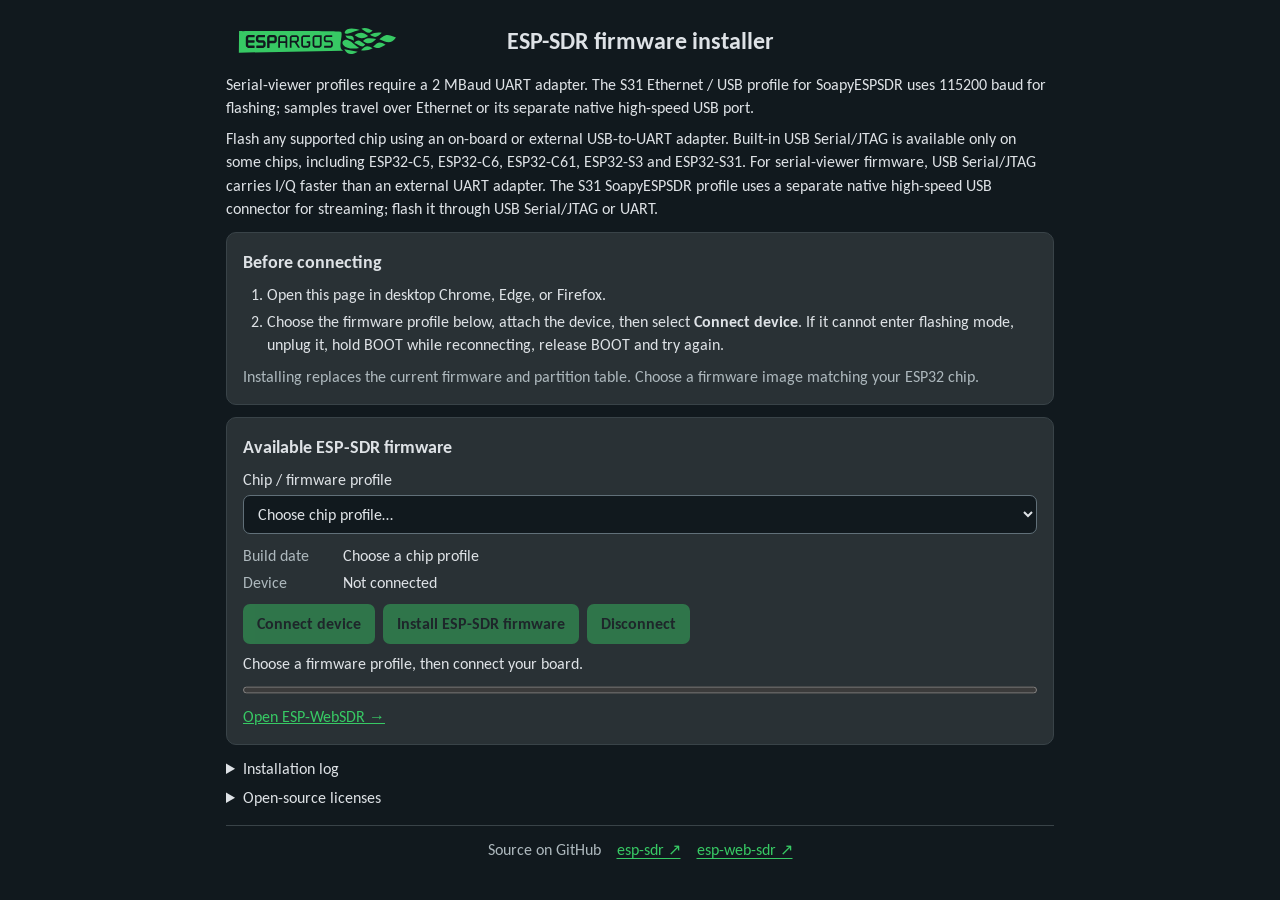
<file: sdr/flash.html>
<!doctype html><html lang="en"><head><meta charset="utf-8"><meta name="viewport" content="width=device-width,initial-scale=1"><title>ESP-WebSDR · ESP-SDR flasher</title><link rel="icon" type="image/png" sizes="194x194" href="favicon-194x194.png"><link rel="icon" type="image/png" sizes="32x32" href="favicon-32x32.png"><link rel="icon" type="image/png" sizes="16x16" href="favicon-16x16.png"><link rel="stylesheet" href="fonts.css"><link rel="stylesheet" href="flasher/style.css"></head><body>
<header><img src="espargos-logo.svg" alt="ESPARGOS"><h1>ESP-SDR firmware installer</h1></header>
<p>Serial-viewer profiles require a 2 MBaud UART adapter. The S31 Ethernet / USB profile for SoapyESPSDR uses 115200 baud for flashing; samples travel over Ethernet or its separate native high-speed USB port.</p>
<p>Flash any supported chip using an on-board or external USB-to-UART adapter. Built-in USB Serial/JTAG is available only on some chips, including ESP32-C5, ESP32-C6, ESP32-C61, ESP32-S3 and ESP32-S31. For serial-viewer firmware, USB Serial/JTAG carries I/Q faster than an external UART adapter. The S31 SoapyESPSDR profile uses a separate native high-speed USB connector for streaming; flash it through USB Serial/JTAG or UART.</p>
<section><h2>Before connecting</h2><ol><li>Open this page in desktop Chrome, Edge, or Firefox.</li><li>Choose the firmware profile below, attach the device, then select <b>Connect device</b>. If it cannot enter flashing mode, unplug it, hold BOOT while reconnecting, release BOOT and try again.</li></ol><p class="muted">Installing replaces the current firmware and partition table. Choose a firmware image matching your ESP32 chip.</p></section>
<section><h2>Available ESP-SDR firmware</h2><label for="revision">Chip / firmware profile</label><select id="revision"><option value="">Choose chip profile…</option></select><dl><dt>Build date</dt><dd id="version"></dd><dt>Device</dt><dd id="device">Not connected</dd></dl><div class="actions"><button id="connect" disabled>Connect device</button><button id="install" disabled>Install ESP-SDR firmware</button><button id="disconnect" disabled>Disconnect</button></div><p id="status" role="status" aria-live="polite">Loading firmware catalog…</p><progress id="progress" max="100" value="0" aria-label="Firmware write progress"></progress><p><a id="open-application" href="index.html">Open ESP-WebSDR →</a></p></section>
<details><summary>Installation log</summary><pre id="log"></pre></details>
<script type="module" src="flasher/app.js"></script><details><summary>Open-source licenses</summary><p><a href="flasher/vendor/LICENSE-atob-lite">LICENSE-atob-lite</a> <a href="flasher/vendor/LICENSE-esptool-js">LICENSE-esptool-js</a> <a href="flasher/vendor/LICENSE-pako">LICENSE-pako</a> <a href="flasher/vendor/LICENSE-tslib">LICENSE-tslib</a></p></details>
<footer class="source-footer"><nav aria-label="Source code"><span>Source on GitHub</span><a href="https://github.com/ESPARGOS/esp-sdr" target="_blank" rel="noopener noreferrer">esp-sdr ↗</a><a href="https://github.com/ESPARGOS/esp-web-sdr" target="_blank" rel="noopener noreferrer">esp-web-sdr ↗</a></nav></footer>
</body></html>
</file>
<file: sdr/fonts.css>
/* Carlito (Latin), from Google Fonts; licensed under the SIL Open Font License.
Copyright 2013 The Carlito Project Authors (https://github.com/googlefonts/carlito), with Reserved Font Name "Carlito"


This Font Software is licensed under the SIL Open Font License, Version 1.1.
This license is copied below, and is also available with a FAQ at:
https://scripts.sil.org/OFL


-----------------------------------------------------------
SIL OPEN FONT LICENSE Version 1.1 - 26 February 2007
-----------------------------------------------------------

PREAMBLE
The goals of the Open Font License (OFL) are to stimulate worldwide
development of collaborative font projects, to support the font creation
efforts of academic and linguistic communities, and to provide a free and
open framework in which fonts may be shared and improved in partnership
with others.

The OFL allows the licensed fonts to be used, studied, modified and
redistributed freely as long as they are not sold by themselves. The
fonts, including any derivative works, can be bundled, embedded, 
redistributed and/or sold with any software provided that any reserved
names are not used by derivative works. The fonts and derivatives,
however, cannot be released under any other type of license. The
requirement for fonts to remain under this license does not apply
to any document created using the fonts or their derivatives.

DEFINITIONS
"Font Software" refers to the set of files released by the Copyright
Holder(s) under this license and clearly marked as such. This may
include source files, build scripts and documentation.

"Reserved Font Name" refers to any names specified as such after the
copyright statement(s).

"Original Version" refers to the collection of Font Software components as
distributed by the Copyright Holder(s).

"Modified Version" refers to any derivative made by adding to, deleting,
or substituting -- in part or in whole -- any of the components of the
Original Version, by changing formats or by porting the Font Software to a
new environment.

"Author" refers to any designer, engineer, programmer, technical
writer or other person who contributed to the Font Software.

PERMISSION & CONDITIONS
Permission is hereby granted, free of charge, to any person obtaining
a copy of the Font Software, to use, study, copy, merge, embed, modify,
redistribute, and sell modified and unmodified copies of the Font
Software, subject to the following conditions:

1) Neither the Font Software nor any of its individual components,
in Original or Modified Versions, may be sold by itself.

2) Original or Modified Versions of the Font Software may be bundled,
redistributed and/or sold with any software, provided that each copy
contains the above copyright notice and this license. These can be
included either as stand-alone text files, human-readable headers or
in the appropriate machine-readable metadata fields within text or
binary files as long as those fields can be easily viewed by the user.

3) No Modified Version of the Font Software may use the Reserved Font
Name(s) unless explicit written permission is granted by the corresponding
Copyright Holder. This restriction only applies to the primary font name as
presented to the users.

4) The name(s) of the Copyright Holder(s) or the Author(s) of the Font
Software shall not be used to promote, endorse or advertise any
Modified Version, except to acknowledge the contribution(s) of the
Copyright Holder(s) and the Author(s) or with their explicit written
permission.

5) The Font Software, modified or unmodified, in part or in whole,
must be distributed entirely under this license, and must not be
distributed under any other license. The requirement for fonts to
remain under this license does not apply to any document created
using the Font Software.

TERMINATION
This license becomes null and void if any of the above conditions are
not met.

DISCLAIMER
THE FONT SOFTWARE IS PROVIDED "AS IS", WITHOUT WARRANTY OF ANY KIND,
EXPRESS OR IMPLIED, INCLUDING BUT NOT LIMITED TO ANY WARRANTIES OF
MERCHANTABILITY, FITNESS FOR A PARTICULAR PURPOSE AND NONINFRINGEMENT
OF COPYRIGHT, PATENT, TRADEMARK, OR OTHER RIGHT. IN NO EVENT SHALL THE
COPYRIGHT HOLDER BE LIABLE FOR ANY CLAIM, DAMAGES OR OTHER LIABILITY,
INCLUDING ANY GENERAL, SPECIAL, INDIRECT, INCIDENTAL, OR CONSEQUENTIAL
DAMAGES, WHETHER IN AN ACTION OF CONTRACT, TORT OR OTHERWISE, ARISING
FROM, OUT OF THE USE OR INABILITY TO USE THE FONT SOFTWARE OR FROM
OTHER DEALINGS IN THE FONT SOFTWARE.

*/
@font-face{font-family:Carlito;font-style:normal;font-weight:400;font-display:swap;src:url([data-uri]) format("woff2")}
@font-face{font-family:Carlito;font-style:normal;font-weight:700;font-display:swap;src:url([data-uri]) format("woff2")}
</file>
<file: sdr/style.css>
:root{color-scheme:dark;--bg:#11191e;--panel:#293135;--line:#394348;--muted:#a1adb2;--accent:#37c964}*{box-sizing:border-box}body{margin:0;background:var(--bg);color:#dee2e6;font:16px/1.5 Carlito,"Segoe UI",Roboto,"Helvetica Neue",Arial,"Noto Sans","Liberation Sans",sans-serif}header{height:90px;border-bottom:1px solid var(--line);display:flex;align-items:center;justify-content:space-between;padding:0 32px}.brand{display:flex;align-items:center;gap:14px}.mark{font-size:36px;color:var(--accent)}h1{font-size:22px;margin:0;font-weight:650}.brand div>span{color:var(--muted);font-size:14px;letter-spacing:0}.connection{display:flex;align-items:center;gap:12px}#light{width:8px;height:8px;background:#718096;border-radius:50%}#light.on{background:var(--accent);box-shadow:0 0 12px #37c96470}button,input,select{font:inherit}button{border:1px solid var(--line);border-radius:7px;background:#293135;color:#dee2e6;padding:9px 14px;cursor:pointer}button:hover{border-color:var(--accent)}button:disabled{opacity:.4;cursor:default}#connect{background:var(--accent);color:#11191e;border:0;font-weight:650}main{display:grid;grid-template-columns:340px minmax(0,1fr);max-width:1920px;margin:auto}aside{padding:25px 22px;border-right:1px solid var(--line)}.eyebrow{font-size:14px;letter-spacing:0;color:var(--muted);font-weight:650}label{display:block;font-size:16px;color:#c0c9cd;margin-top:17px}label>span,output{float:right;color:var(--muted)}input[type=number],select{display:block;min-width:0;font-size:16px;width:100%;background:#11191e;color:#dee2e6;border:1px solid var(--line);border-radius:6px;padding:10px;margin-top:7px}input[type=number]{font:22px Carlito,"Segoe UI",Roboto,"Helvetica Neue",Arial,"Noto Sans","Liberation Sans",sans-serif}input[type=range]{width:100%;accent-color:var(--accent);margin-top:12px}.quiet{padding:4px 0;border:0;background:none;color:var(--accent);font-size:14px}.presets,.actions,.pair{display:flex;gap:8px}.presets{margin-top:8px}.presets button{font-size:14px;padding:5px 12px}.pair label{width:50%}.actions{margin-top:12px}.actions button{flex:1;padding:8px;font-size:14px}.divider{border-top:1px solid var(--line);margin:24px 0 20px}.check{display:flex;gap:8px;align-items:center}.check input{accent-color:var(--accent)}.note{font-size:14px;color:var(--muted);line-height:1.7}.note{margin-top:22px}a{color:var(--accent);font-size:14px}.display{padding:25px 28px;min-width:0}.chart{background:#182126;border:1px solid var(--line);border-radius:9px;overflow:hidden;margin-bottom:14px;position:relative}.charthead{display:flex;justify-content:space-between;padding:12px 16px;font-size:14px;letter-spacing:0;color:#aab6bb;border-bottom:1px solid #293135}.charthead small{font-size:14px;letter-spacing:0;color:#94a2a8;margin-left:10px}canvas{display:block;width:100%}#spectrum{height:220px;cursor:crosshair}#waterfall{height:380px}.axis{display:flex;justify-content:space-between;font:14px Carlito,"Segoe UI",Roboto,"Helvetica Neue",Arial,"Noto Sans","Liberation Sans",sans-serif;padding:8px 12px;color:var(--muted);border-top:1px solid #293135}.waterfall{background:#11191e}#empty{position:absolute;inset:45px 0 0;display:flex;flex-direction:column;align-items:center;justify-content:center;text-align:center;padding:20px;background:radial-gradient(ellipse,#293b3288,transparent)}#empty[hidden]{display:none}.empty-icon{font-size:48px;color:#37c964}h2{font-size:20px;margin:15px 0 0}#empty p{color:var(--muted);max-width:400px}#empty small{color:#94a2a8}footer{display:flex;justify-content:space-between;gap:15px;flex-wrap:wrap;color:var(--muted);font-size:14px}footer b{color:#dee2e6;font:14px Carlito,"Segoe UI",Roboto,"Helvetica Neue",Arial,"Noto Sans","Liberation Sans",sans-serif}#crc{color:var(--accent)}#error{background:#49242a;border:1px solid #94515d;border-radius:7px;padding:12px;margin-bottom:16px;color:#ffd5da}@media(max-width:850px){header{padding:16px;height:auto;gap:10px}.brand div>span{display:none}.connection{gap:8px;font-size:14px}main{grid-template-columns:1fr}aside{display:grid;grid-template-columns:1fr 1fr;gap:0 16px;border-right:0;border-bottom:1px solid var(--line);padding:18px}.divider,.note,aside>.eyebrow,aside>a{grid-column:1/-1}.display{padding:18px}#cursor{display:none}.charthead{font-size:14px}#waterfall{height:340px}}

@media(max-width:850px){.pair{grid-column:1/-1}.presets{align-self:end}.actions{align-self:center}.brand h1{white-space:nowrap;font-size:18px}.brand{gap:8px}.mark{font-size:28px}.connection{gap:6px}header{padding:12px}.connection button{padding:9px 10px}}
input[type=file]{display:block;width:100%;font-size:14px;margin-top:8px}.note{margin-top:12px}
@media(min-width:851px){aside{max-height:calc(100vh - 90px);overflow-y:auto;scrollbar-color:#394348 #11191e}.display{align-self:start}}

/* ESPARGOS site palette; the transparent logo sits on its dark body color. */
.brand-logo{display:block;width:175px;height:35px;object-fit:contain;background:#11191e}header{background:#11191e}.brand h1{font-size:18px}
@media(max-width:850px){header{flex-wrap:wrap}.brand-logo{width:140px;height:28px}.brand h1{font-size:16px}.connection{margin-left:auto}}

[hidden]{display:none!important}

#rxThreshold{font-size:16px}@media(max-width:850px){#rxTriggerLabel,#triggerStatus{grid-column:1/-1}}

/* Keep larger settings text comfortable on narrow screens. */
aside>*{min-width:0}.pair label{min-width:0;flex:1}.charthead{gap:12px;flex-wrap:wrap}#empty small{font-size:14px}
@media(max-width:550px){aside{grid-template-columns:minmax(0,1fr)}.axis span:nth-child(even){display:none}}

.note:empty{display:none}
/* 模拟带宽小于跨度时的提醒（接收机会自己削掉两侧） */
.note.warn{margin-top:8px;padding:9px 11px;border:1px solid #9c8242;border-radius:7px;background:#44391e;color:#ffe3a0;font-size:12.5px;line-height:1.55}

#deviceModel{font-weight:700;color:var(--accent);white-space:nowrap}.connection{flex-wrap:wrap;justify-content:flex-end}

aside input:disabled,aside select:disabled{opacity:.5;cursor:not-allowed}#error a{font-size:inherit}

#tuningWarning{background:#44391e;border:1px solid #9c8242;border-radius:7px;padding:12px;margin-bottom:16px;color:#ffe3a0}

/* Fit source links in the display's existing bottom padding without adding height. */
.display{position:relative}
.source-links{position:absolute;bottom:1px;left:28px;right:28px;display:flex;justify-content:center;align-items:center;gap:12px;font-size:16px;line-height:22px;white-space:nowrap}
.source-links a{font-size:inherit;white-space:nowrap;text-underline-offset:2px}
.source-links a:hover{color:#dee2e6}
.source-links a:focus-visible{outline:2px solid var(--accent);outline-offset:4px}
@media(max-width:850px){.source-links{bottom:0;left:12px;right:12px;gap:8px;line-height:18px}}

#serialWarning{background:#44391e;border:1px solid #9c8242;border-radius:7px;padding:10px 12px;margin-bottom:14px;color:#ffe3a0;font-size:14px}#serialWarning button{margin-left:8px;padding:4px 10px;font-size:14px}#baudStatus{color:var(--muted);font-size:14px}
#axis{display:block;padding:0}#axisCanvas{height:50px;cursor:grab;user-select:none}#axisCanvas:active{cursor:grabbing}
#tuningWarning{display:none!important}input.offband{border-color:#9c8242!important;color:#ffe3a0}#splitter{height:12px;margin:-12px 0 2px;cursor:row-resize;position:relative;touch-action:none}#splitter::after{content:'';position:absolute;left:50%;top:4px;width:56px;height:4px;margin-left:-28px;border-radius:2px;background:#394348}#splitter:hover::after,#splitter.drag::after{background:var(--accent)}

/* Capture mode buttons keep the active mode's controls directly beneath it. */
.capture-modes{grid-column:1/-1;margin-top:24px}
.capture-mode{width:100%;min-height:54px;margin-top:12px;text-align:left;font-size:18px;font-weight:700;padding:13px 16px}
.capture-mode[aria-pressed=true]{border-color:var(--accent);background:#183b29;box-shadow:inset 4px 0 var(--accent);color:#e5ffed}
.capture-mode:focus-visible{outline:2px solid var(--accent);outline-offset:3px}
.capture-options{padding:0 12px 14px;border-left:2px solid var(--accent);margin:0 0 6px 2px}
.capture-options label:first-child{margin-top:12px}

/* Split connect button and connection actions. */
.connect-buttons{display:inline-flex;align-items:stretch;position:relative}
.connect-buttons #connect{border-radius:7px 0 0 7px}
#choosePort{display:flex;align-items:center;justify-content:center;min-width:36px;padding:9px 10px;border:0;border-left:1px solid #11191e40;border-radius:0 7px 7px 0;background:var(--accent);color:#11191e}
#choosePort:hover:not(:disabled){background:#65d889}
.connect-buttons button:focus-visible{outline:2px solid #dee2e6;outline-offset:2px;position:relative;z-index:1}

#connectMenu{position:absolute;right:0;top:calc(100% + 6px);z-index:10;min-width:210px;padding:5px;background:var(--panel);border:1px solid var(--line);border-radius:7px;box-shadow:0 8px 24px #0006}
#connectMenu[hidden]{display:none}
#connectMenu button,#connectMenu a{display:block;width:100%;padding:9px 12px;border:0;border-radius:4px;background:transparent;color:#dee2e6;text-align:left;text-decoration:none;font:inherit;white-space:nowrap}
#connectMenu button:hover:not(:disabled),#connectMenu a:hover,#connectMenu :focus-visible{background:#394348}

.chip-identity{position:relative}
#deviceModel{cursor:help}
#deviceModel:focus-visible{outline:2px solid var(--accent);outline-offset:4px;border-radius:2px}
#chipStats{display:none;position:absolute;right:0;top:calc(100% + 8px);z-index:20;width:max-content;max-width:min(340px,calc(100vw - 24px));padding:12px 14px;border:1px solid var(--line);border-radius:7px;background:var(--panel);box-shadow:0 8px 24px #0006;color:#dee2e6;font-size:14px;font-weight:400;line-height:1.7;white-space:pre-line;text-align:left}
#chipStats::before{content:'';position:absolute;left:0;right:0;top:-9px;height:9px}
.chip-identity:hover #chipStats:not([hidden]),.chip-identity:focus-within #chipStats:not([hidden]){display:block}

/* ==========================================================================
   中文增强版：控件说明、使用说明面板、语言切换按钮
   ========================================================================== */

/* 页头里的次级按钮（使用说明 / 语言切换） */
.ghost{background:transparent;padding:9px 12px;font-size:14px;white-space:nowrap}
.ghost:hover{border-color:var(--accent);color:var(--accent)}
.ghost[aria-expanded=true]{border-color:var(--accent);color:var(--accent);background:#183b29}

/* 使用说明面板：整宽折叠区，打开时把内容整体下推，不会遮挡频谱 */
#helpPanel{max-width:1920px;margin:auto;padding:22px 32px 8px;border-bottom:1px solid var(--line);background:#151e23}
#helpPanel h2{margin:0 0 14px;font-size:18px}
#helpPanel h3{margin:0 0 6px;font-size:15px;color:var(--accent)}
#helpPanel p,#helpPanel li,#helpPanel dd{font-size:14px;line-height:1.7;color:#b9c3c8;margin:4px 0}
#helpPanel ul,#helpPanel ol{margin:4px 0;padding-left:20px}
#helpPanel dt{font-size:14px;font-weight:650;color:#dee2e6;margin-top:8px}
#helpPanel dd{margin:2px 0 0}
#helpPanel .faq{margin:0}
.help-grid{display:grid;grid-template-columns:repeat(auto-fit,minmax(320px,1fr));gap:6px 30px;align-items:start}
.help-grid article{margin-bottom:14px}

/* 控件下方的一句话说明 */
.desc{font-size:13px;line-height:1.6;color:#8b979d;margin:6px 0 0}
.desc b{color:#c0c9cd}
label+.desc{margin-top:6px}
label>span.lbl{float:none}
.footer-desc{margin:12px 0 0;font-size:12.5px}
/* 页脚下方绝对定位的「源码」链接：给底部留出空间，避免与状态栏说明贴在一起 */
.display{padding-bottom:54px}

/* 空状态里的三步上手 */
#empty h2{font-size:17px;margin:8px 0 0}
.empty-steps{margin:8px 0 0;font-size:14px}
.empty-list{margin:6px 0 0;padding-left:20px;text-align:left;font-size:13.5px;line-height:1.8;color:#b9c3c8}

@media(max-width:850px){
  #helpPanel{padding:16px 14px 6px}
  .ghost{padding:8px 10px}
}
</file>
<file: sdr/flasher/style.css>
:root{color-scheme:dark;font:16px/1.45 Carlito,"Segoe UI",Roboto,"Helvetica Neue",Arial,"Noto Sans","Liberation Sans",sans-serif;background:#11191e;color:#dee2e6}
*{box-sizing:border-box}
body{max-width:860px;margin:0 auto;padding:18px 16px}
header{display:grid;grid-template-columns:180px minmax(0,1fr) 180px;align-items:center;gap:8px;text-align:center}
header img{width:180px;height:36px;justify-self:start}
h1{font-size:24px;margin:6px 0}
h2{font-size:18px;margin:0 0 8px}
p{margin:8px 0}
ol{margin:8px 0;padding-left:24px}
li+li{margin-top:4px}
section{background:#293135;border:1px solid #394348;border-radius:10px;padding:16px;margin:12px 0}
section>:last-child{margin-bottom:0}
a{color:#37c964}
.source-footer{margin-top:16px;padding-top:12px;border-top:1px solid #394348;font-size:16px}
.source-footer nav{display:flex;justify-content:center;align-items:center;flex-wrap:wrap;gap:6px 16px}
.source-footer span{color:#adb8bd}
.source-footer a{white-space:nowrap;text-underline-offset:3px}
.source-footer a:hover{color:#dee2e6}
.source-footer a:focus-visible{outline:2px solid #37c964;outline-offset:4px}
button{font:inherit;padding:8px 14px;border:0;border-radius:7px;background:#37c964;color:#11191e;font-weight:700;cursor:pointer}
select{display:block;width:100%;font:inherit;padding:8px 10px;margin-top:4px;background:#11191e;color:#dee2e6;border:1px solid #617079;border-radius:7px}
button:disabled{opacity:.45;cursor:default}
.actions{display:flex;gap:8px;flex-wrap:wrap}
.muted,small{color:#adb8bd}
progress{display:block;width:100%;height:14px;accent-color:#37c964}
details{margin:6px 0}
#status{overflow-wrap:anywhere}
#log{white-space:pre-wrap;overflow-wrap:anywhere;max-height:300px;overflow:auto;font:12px/1.6 monospace}
#status[data-error=true]{color:#ffb5b5}
dl{display:grid;grid-template-columns:90px 1fr;gap:4px 10px;margin:10px 0}
dt{color:#adb8bd}
dd{margin:0;overflow-wrap:anywhere}
@media(max-width:700px){header{grid-template-columns:1fr}header h1{justify-self:stretch}}
@media(max-width:500px){body{padding:12px}header{gap:8px}section{padding:12px}dl{grid-template-columns:65px minmax(0,1fr)}button{width:100%;min-height:44px}select{min-height:44px}}
</file>
